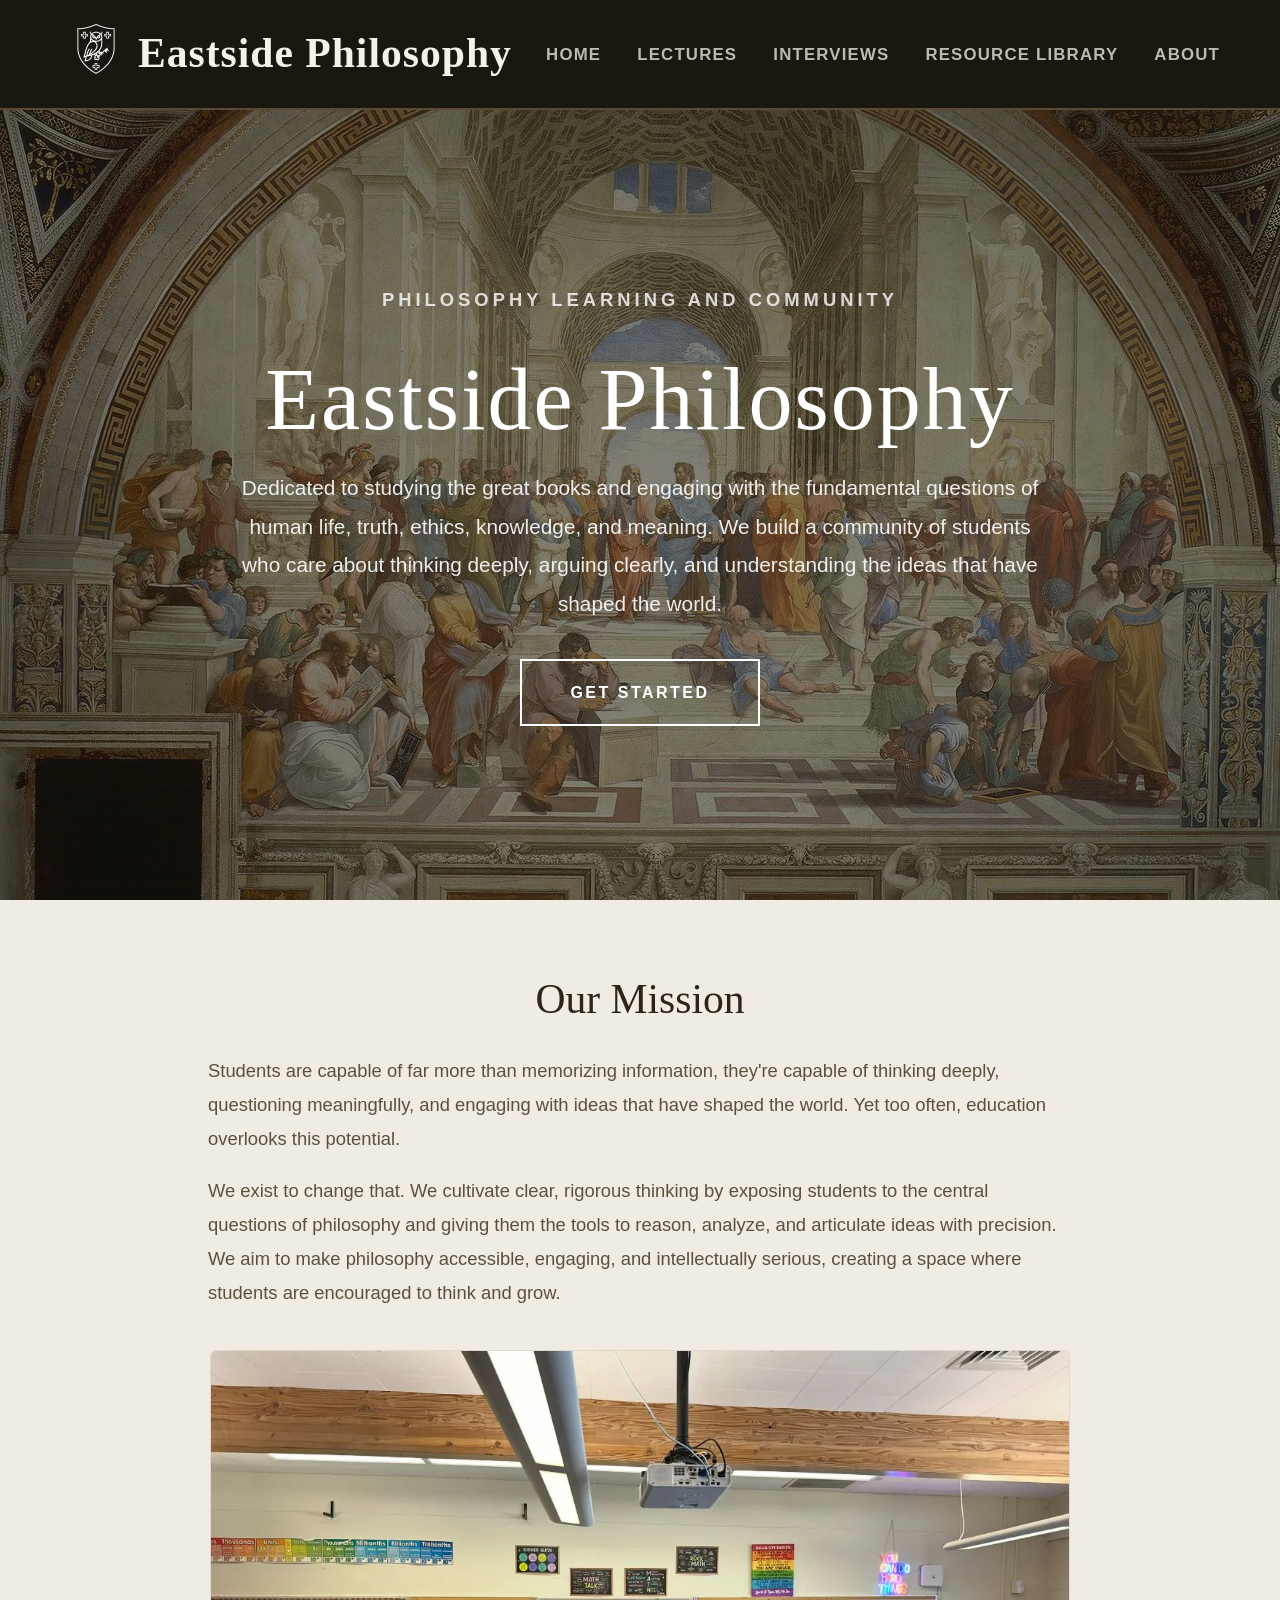
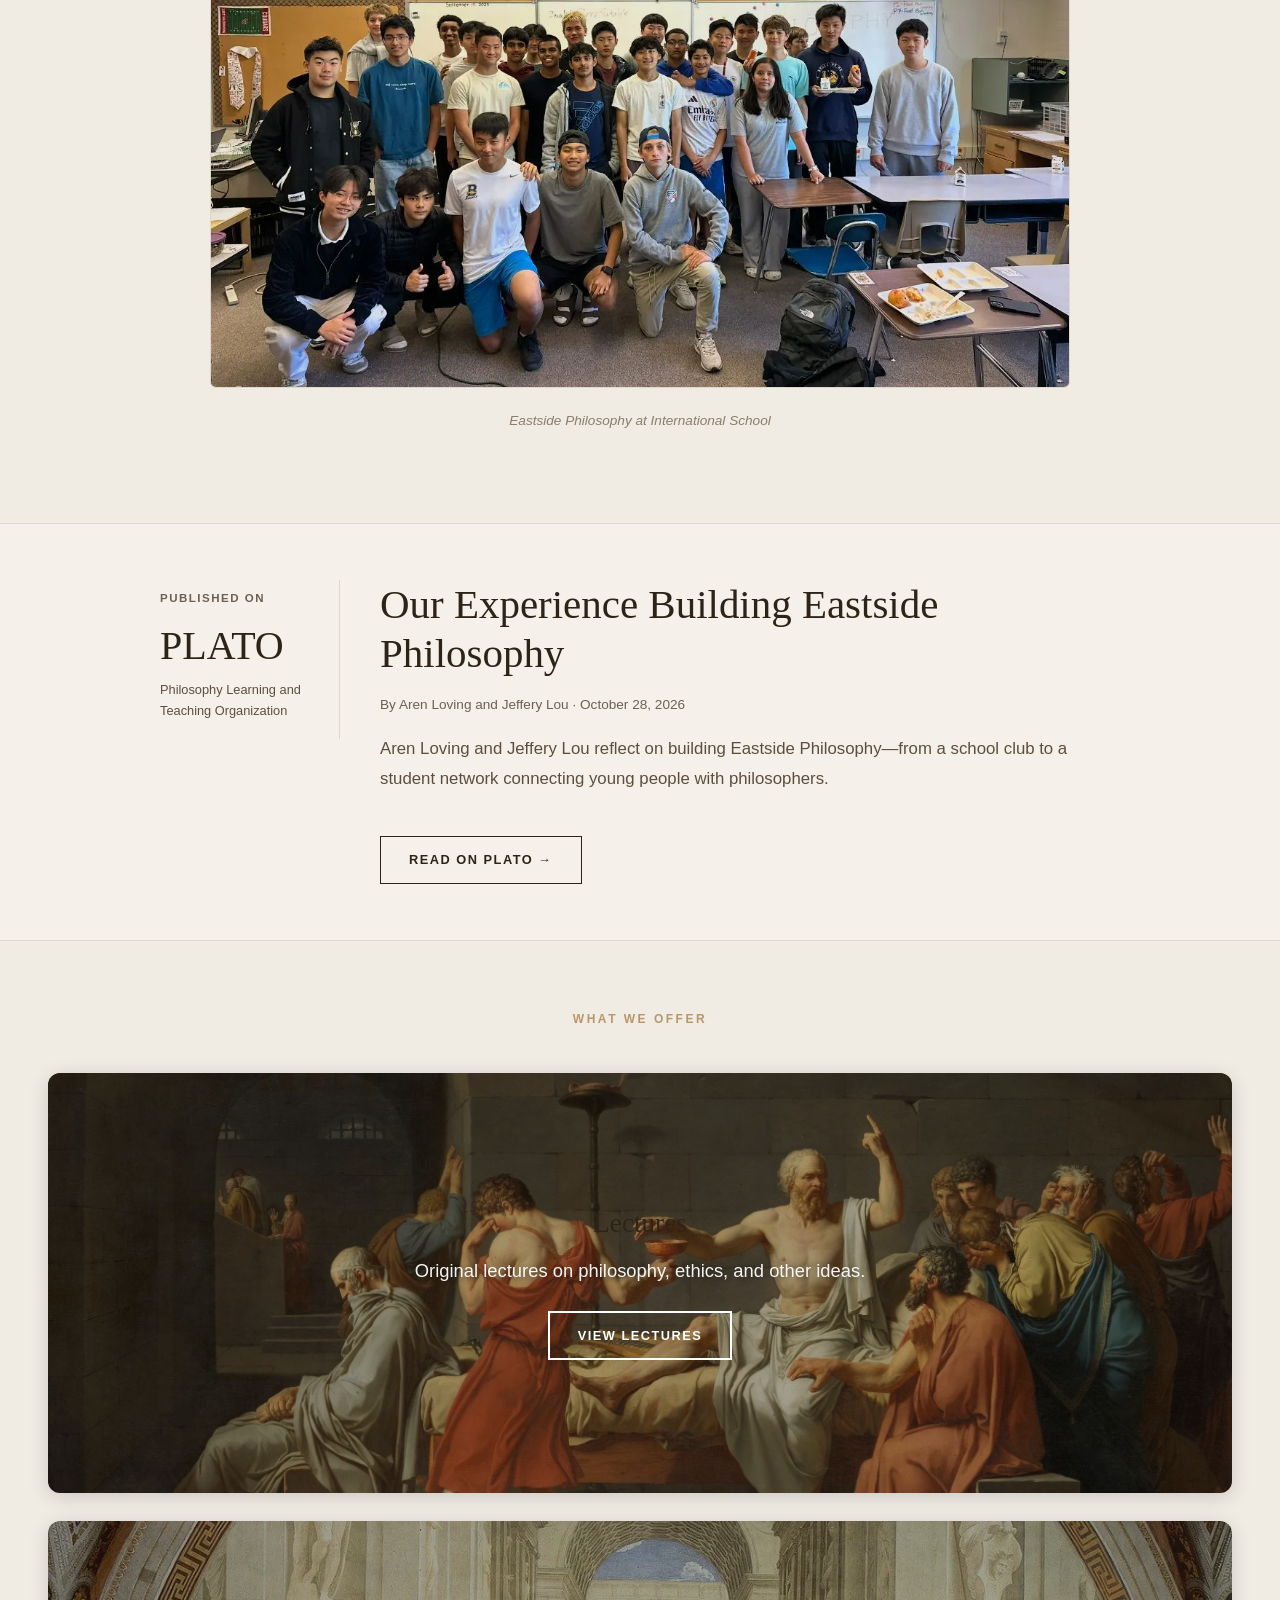
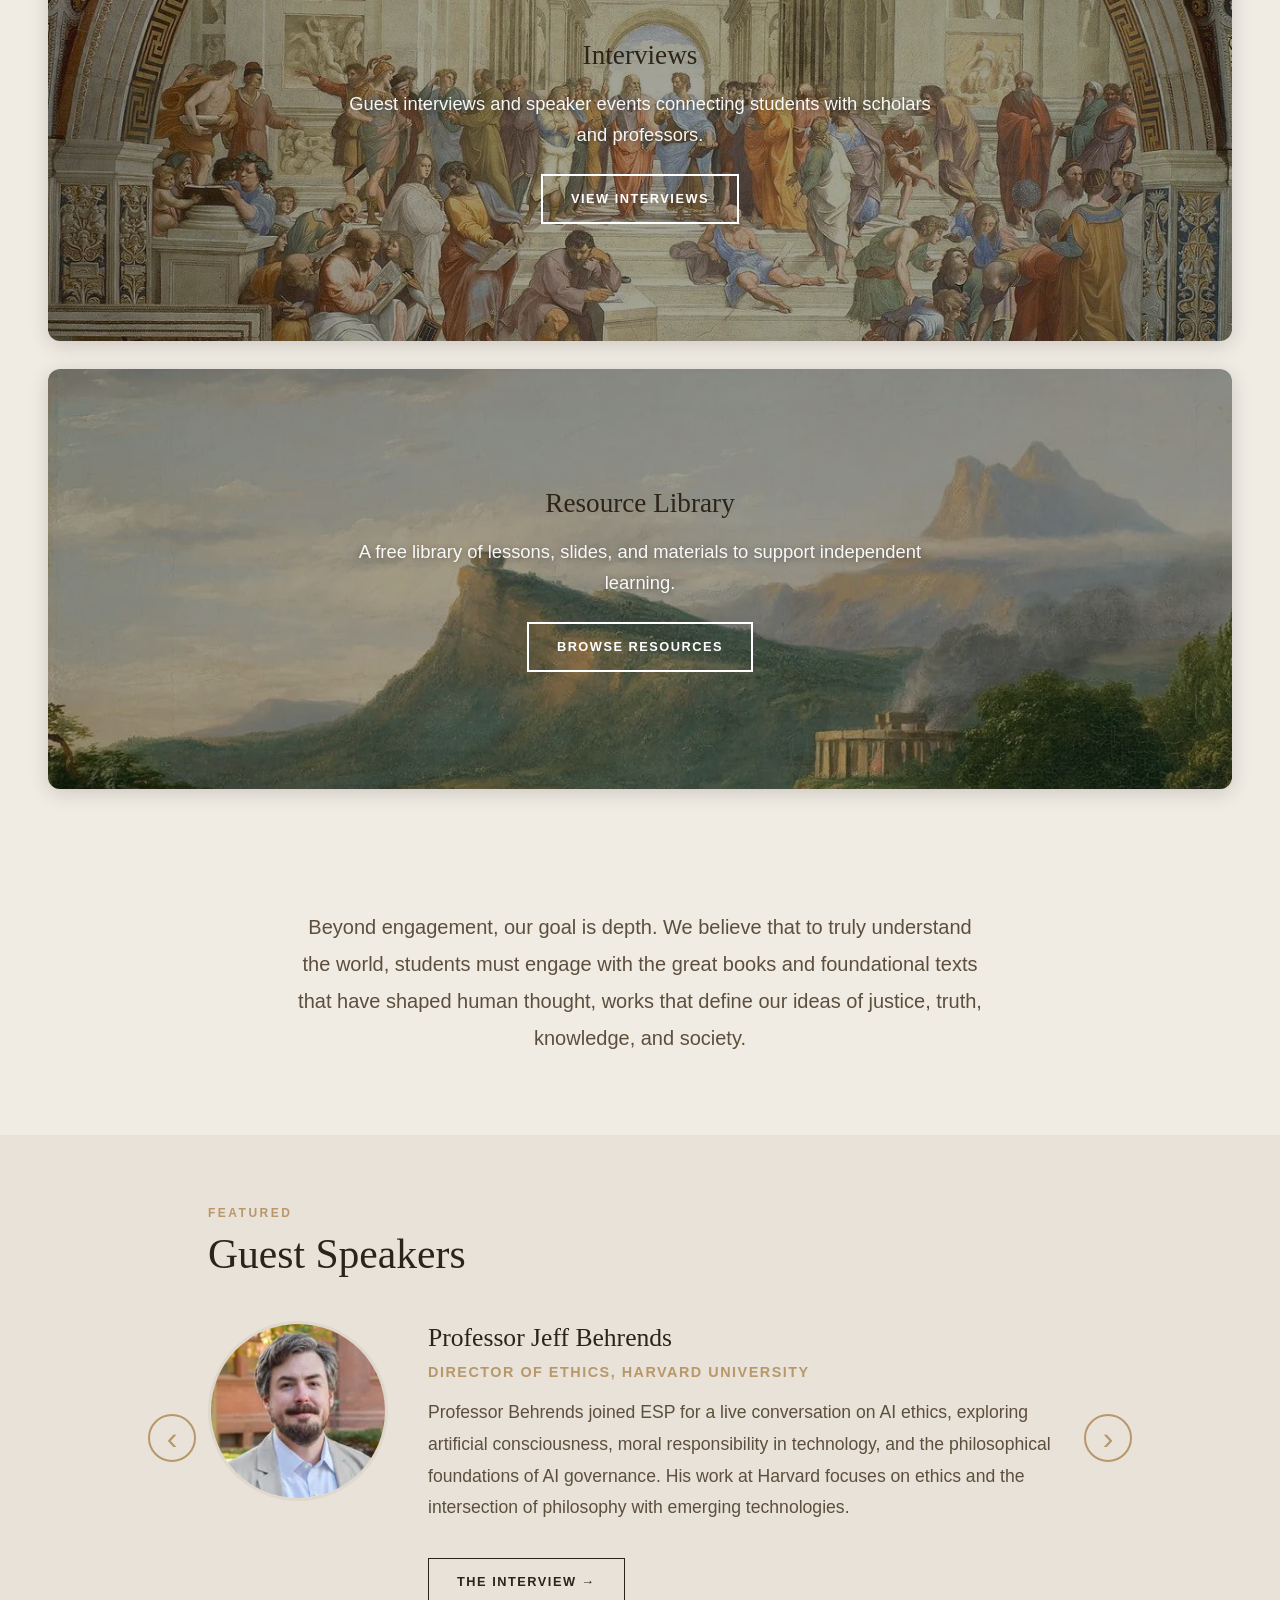
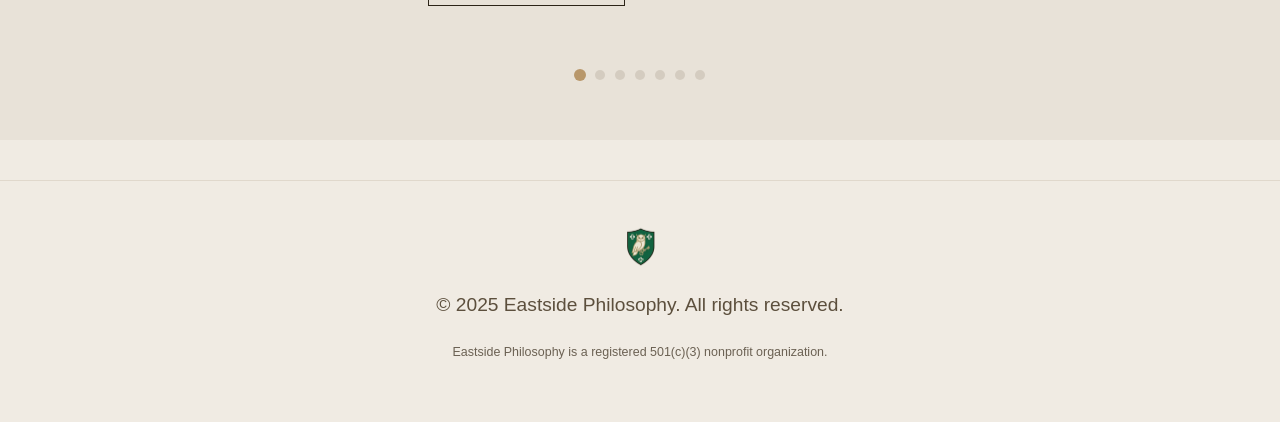
<file: index.html>
<!DOCTYPE html>
<html lang="en">
<head>
  <meta charset="UTF-8">
  <link rel="icon" href="favicon.ico" type="image/x-icon">
  <link rel="apple-touch-icon" href="apple-touch-icon.png">
  <meta name="viewport" content="width=device-width, initial-scale=1.0">
  <meta name="description" content="Eastside Philosophy is a student-led nonprofit making philosophy accessible through lectures, interviews with university scholars, and a free resource library for high school students.">
  <meta name="robots" content="index, follow">
  <meta property="og:type" content="website">
  <meta property="og:site_name" content="Eastside Philosophy">
  <meta property="og:title" content="Eastside Philosophy">
  <meta property="og:description" content="Eastside Philosophy is a student-led nonprofit making philosophy accessible through lectures, interviews with university scholars, and a free resource library for high school students.">
  <meta property="og:url" content="https://eastsidephilosophy.org/">
  <meta property="og:image" content="https://eastsidephilosophy.org/images/school-of-athens.jpg">
  <meta property="og:image:width" content="1280">
  <meta property="og:image:height" content="993">
  <meta name="twitter:card" content="summary_large_image">
  <link rel="canonical" href="https://eastsidephilosophy.org/">
  <meta http-equiv="Content-Security-Policy" content="default-src 'self'; script-src 'self' 'unsafe-inline'; style-src 'self' 'unsafe-inline' https://fonts.googleapis.com; font-src https://fonts.gstatic.com; img-src 'self' data:; connect-src 'self'; frame-src 'none'; object-src 'none'; base-uri 'self'; form-action 'self' https://formsubmit.co;">
  <link rel="preconnect" href="https://fonts.googleapis.com">
  <link rel="preconnect" href="https://fonts.gstatic.com" crossorigin>
  <link rel="stylesheet" href="https://fonts.googleapis.com/css2?family=Cinzel:wght@400;500;600;700&family=Cormorant+Garamond:ital,wght@0,300;0,400;0,500;0,600;0,700;1,400;1,500&family=Inter:wght@300;400;500;600&display=swap">
  <link rel="preload" as="image" href="images/school-of-athens.jpg.webp" type="image/webp" fetchpriority="high">
  <title>Eastside Philosophy</title>
  <link rel="stylesheet" href="styles.css?v=80">
  <style>
    /* Home-specific overrides for PLATO-style layout */
    .home-hero {
      margin-top: 110px;
      position: relative;
      width: 100%;
      min-height: calc(100vh - 110px);
      overflow: hidden;
      display: flex;
      align-items: center;
      justify-content: center;
      text-align: center;
    }
    .home-hero img {
      position: absolute;
      top: 0; left: 0;
      width: 100%;
      height: 100%;
      object-fit: cover;
      object-position: center 40%;
    }
    .home-hero::after {
      content: '';
      position: absolute;
      top: 0; left: 0; right: 0; bottom: 0;
      background: rgba(26, 24, 18, 0.55);
    }
    .home-hero-content {
      position: relative;
      z-index: 1;
      max-width: 900px;
      padding: 60px 40px;
    }
    .home-hero-content h1 {
      font-family: var(--serif);
      font-size: 5.5rem;
      font-weight: 300;
      color: #fff;
      margin-bottom: 12px;
      letter-spacing: 2px;
    }
    .home-hero-content .hero-subtitle {
      font-family: var(--sans);
      font-size: 1.15rem;
      font-weight: 600;
      letter-spacing: 4px;
      text-transform: uppercase;
      color: rgba(255,255,255,0.8);
      margin-bottom: 28px;
    }
    .home-hero-content p {
      font-size: 1.3rem;
      color: rgba(255,255,255,0.9);
      line-height: 1.85;
      margin-bottom: 36px;
    }
    .home-hero-content .hero-btn {
      display: inline-block;
      font-family: var(--sans);
      font-size: 1rem;
      font-weight: 700;
      letter-spacing: 2.5px;
      text-transform: uppercase;
      color: #fff;
      border: 2.5px solid #fff;
      padding: 18px 48px;
      transition: all 0.3s ease;
      text-decoration: none;
    }
    .home-hero-content .hero-btn:hover {
      background: #fff;
      color: #1A1A1A;
    }

    /* Mission section - full width gray band */
    .home-mission {
      background: #F0EBE3;
      padding: 72px 0;
    }
    .mission-image {
      margin-top: 40px;
      text-align: center;
    }
    .mission-image img {
      width: 100%;
      max-width: 860px;
      border-radius: 6px;
      border: 1px solid #E0D8CC;
    }
    .mission-image .caption {
      font-size: 0.85rem;
      color: #8A7E6B;
      font-style: italic;
      margin-top: 10px;
    }
    .home-mission-inner {
      max-width: 960px;
      margin: 0 auto;
      padding: 0 48px;
    }
    .home-mission-inner h2 {
      font-family: var(--serif);
      font-size: 2.6rem;
      font-weight: 400;
      color: var(--dark-brown);
      margin-bottom: 28px;
      text-align: center;
    }
    .home-mission-inner p {
      font-size: 1.15rem;
      line-height: 1.85;
      color: var(--muted-brown);
      margin-bottom: 18px;
    }
    .home-mission-inner .mission-columns {
      display: grid;
      grid-template-columns: 1fr 1fr;
      gap: 40px;
      margin-top: 20px;
    }

    /* Published article feature */
    .home-publication {
      background: var(--ivory);
      border-top: 1px solid var(--light-border);
      border-bottom: 1px solid var(--light-border);
      padding: 56px 32px;
    }
    .home-publication-inner {
      max-width: 960px;
      margin: 0 auto;
      display: grid;
      grid-template-columns: 180px minmax(0, 1fr);
      gap: 40px;
      align-items: start;
    }
    .publication-source {
      border-right: 1px solid var(--light-border);
      padding-right: 28px;
      color: var(--warm-gray);
    }
    .publication-source-label {
      font-size: 0.72rem;
      font-weight: 600;
      text-transform: uppercase;
      letter-spacing: 1.5px;
    }
    .publication-source-name {
      display: block;
      font-family: var(--serif);
      font-size: 2.5rem;
      font-weight: 500;
      line-height: 1.3;
      color: var(--dark-brown);
      margin: 8px 0;
    }
    .publication-source-description { font-size: 0.8rem; line-height: 1.6; }
    .home-publication h2 {
      font-family: var(--serif);
      font-size: clamp(1.9rem, 3.2vw, 2.6rem);
      font-weight: 500;
      line-height: 1.2;
      color: var(--dark-brown);
      margin-bottom: 14px;
    }
    .publication-byline { font-size: 0.85rem; color: var(--warm-gray); margin-bottom: 16px; }
    .publication-summary { font-size: 1.05rem; line-height: 1.8; color: var(--muted-brown); }
    .home-publication .btn { margin-top: 24px; }
    .home-publication .btn:focus-visible { outline: 2px solid var(--dark-brown); outline-offset: 5px; }
    @media (max-width: 640px) {
      .home-publication { padding: 36px 24px; }
      .home-publication-inner { grid-template-columns: minmax(0, 1fr); gap: 24px; }
      .publication-source { border-right: 0; border-bottom: 1px solid var(--light-border); padding: 0 0 20px; }
      .publication-source-name { margin: 4px 0; font-size: 2rem; }
    }

    /* Painting break */
    .home-painting {
      text-align: center;
      padding: 60px 32px;
      background: #F0EBE3;
    }
    .home-painting img {
      max-width: 800px;
      width: 100%;
      border-radius: 4px;
      border: 1px solid var(--light-border);
    }
    .home-painting .caption {
      font-size: 0.85rem;
      color: var(--warm-gray);
      font-style: italic;
      margin-top: 10px;
    }

    /* Closing statement */
    .home-closing {
      padding: 60px 0;
      background: #F0EBE3;
    }
    .home-closing-inner {
      max-width: 780px;
      margin: 0 auto;
      padding: 0 48px;
      text-align: center;
    }
    .home-closing-inner p {
      font-size: 1.25rem;
      line-height: 1.85;
      color: var(--muted-brown);
    }

    @media (max-width: 768px) {
      .home-hero { min-height: 70vh; }
      .home-hero-content h1 { font-size: 3.2rem; }
      .home-mission-inner .mission-columns {
        grid-template-columns: 1fr;
        gap: 20px;
      }
    }
  </style>
</head>
<body>

  <!-- Navigation -->
  <nav class="site-nav">
    <span class="nav-logo" style="cursor:default;color:#F5F0EA;pointer-events:none;text-decoration:none;"><picture><source srcset="images/crest.png.webp" type="image/webp"><img src="images/crest.png" alt="ESP" class="nav-logo-img" width="144" height="144" decoding="async"></picture>Eastside Philosophy</span>
    <button class="nav-toggle" onclick="document.querySelector('.nav-links').classList.toggle('open')" aria-label="Menu">
      <span></span><span></span><span></span>
    </button>
    <ul class="nav-links">
      <li><a href="/">Home</a></li>
      <li><a href="/lectures">Lectures</a></li>
      <li><a href="/interviews">Interviews</a></li>
      <li><a href="/resources">Resource Library</a></li>
      <li class="nav-dropdown"><a href="/about">About</a><ul class="dropdown-menu"><li><a href="/about">About Us</a></li><li><a href="/join">Get Involved</a></li></ul></li>
    </ul>
  </nav>

  <main>
  <!-- Hero Banner -->
  <div class="home-hero">
    <picture><source srcset="images/school-of-athens.jpg.webp" type="image/webp" fetchpriority="high"><img src="images/school-of-athens.jpg" alt="The School of Athens by Raphael" fetchpriority="high" decoding="async" width="1280" height="993"></picture>
    <div class="home-hero-content">
      <div class="hero-subtitle">Philosophy Learning and Community</div>
      <h1>Eastside Philosophy</h1>
      <p>Dedicated to studying the great books and engaging with the fundamental questions of human life, truth, ethics, knowledge, and meaning. We build a community of students who care about thinking deeply, arguing clearly, and understanding the ideas that have shaped the world.</p>
      <a href="/join" class="hero-btn">Get Started</a>
    </div>
  </div>

  <!-- Mission Section (gray band) -->
  <div class="home-mission">
    <div class="home-mission-inner">
      <h2>Our Mission</h2>
      <p>Students are capable of far more than memorizing information, they're capable of thinking deeply, questioning meaningfully, and engaging with ideas that have shaped the world. Yet too often, education overlooks this potential.</p>
      <p>We exist to change that. We cultivate clear, rigorous thinking by exposing students to the central questions of philosophy and giving them the tools to reason, analyze, and articulate ideas with precision. We aim to make philosophy accessible, engaging, and intellectually serious, creating a space where students are encouraged to think and grow.</p>
      <div class="mission-image">
        <picture><source srcset="images/group-photo.jpg.webp" type="image/webp"><img src="images/group-photo.jpg" alt="Eastside Philosophy group photo" width="800" height="592" decoding="async"></picture>
        <p class="caption">Eastside Philosophy at International School</p>
      </div>
    </div>
  </div>

  <!-- Article published on PLATO -->
  <section class="home-publication" id="plato-article" aria-labelledby="plato-article-title">
    <div class="home-publication-inner">
      <div class="publication-source">
        <span class="publication-source-label">Published on</span>
        <strong class="publication-source-name">PLATO</strong>
        <p class="publication-source-description">Philosophy Learning and Teaching Organization</p>
      </div>
      <div class="publication-content">
        <h2 id="plato-article-title">Our Experience Building Eastside Philosophy</h2>
        <p class="publication-byline">By Aren Loving and Jeffery Lou &middot; <time datetime="2026-10-28">October 28, 2026</time></p>
        <p class="publication-summary">Aren Loving and Jeffery Lou reflect on building Eastside Philosophy&mdash;from a school club to a student network connecting young people with philosophers.</p>
        <a href="https://plato-philosophy.org/our-experience-building-eastside-philosophy/" class="btn" target="_blank" rel="noopener noreferrer" aria-label="Read Our Experience Building Eastside Philosophy on PLATO (opens in a new tab)">Read on PLATO &rarr;</a>
      </div>
    </div>
  </section>

  <!-- What We Offer - Full width banners -->
  <div class="offering-banners">
    <div style="text-align: center; margin-bottom: 12px;">
      <span class="section-label" style="text-align: center;">What We Offer</span>
    </div>
    <a href="/lectures" class="offering-banner banner-lectures" style="background-image: url('images/death-of-socrates-hq.jpg.webp'); background-image: image-set(url('images/death-of-socrates-hq.jpg.webp') type('image/webp'), url('images/death-of-socrates-hq.jpg') type('image/jpeg'));">
      <div class="banner-content">
        <h3>Lectures</h3>
        <p>Original lectures on philosophy, ethics, and other ideas.</p>
        <span class="banner-btn">View Lectures</span>
      </div>
    </a>
    <a href="/interviews" class="offering-banner banner-interviews" style="background-image: url('images/school-of-athens.jpg.webp'); background-image: image-set(url('images/school-of-athens.jpg.webp') type('image/webp'), url('images/school-of-athens.jpg') type('image/jpeg'));">
      <div class="banner-content">
        <h3>Interviews</h3>
        <p>Guest interviews and speaker events connecting students with scholars and professors.</p>
        <span class="banner-btn">View Interviews</span>
      </div>
    </a>

    <a href="/resources" class="offering-banner banner-resources" style="background-image: url('images/thomas-cole-crop.jpg.webp'); background-image: image-set(url('images/thomas-cole-crop.jpg.webp') type('image/webp'), url('images/thomas-cole-crop.jpg') type('image/jpeg'));">
      <div class="banner-content">
        <h3>Resource Library</h3>
        <p>A free library of lessons, slides, and materials to support independent learning.</p>
        <span class="banner-btn">Browse Resources</span>
      </div>
    </a>
  </div>

  <div class="home-closing">
    <div class="home-closing-inner">
      <p>Beyond engagement, our goal is depth. We believe that to truly understand the world, students must engage with the great books and foundational texts that have shaped human thought, works that define our ideas of justice, truth, knowledge, and society.</p>
    </div>
  </div>

  <!-- Featured Slideshow -->
  <div style="padding: 60px 0; background: #E8E2D8; position: relative;">
    <div style="max-width: 960px; margin: 0 auto; padding: 0 48px; position: relative;">

      <div class="slide-wrapper">
      <!-- Slide 1: Guest Speaker -->
      <div class="featured-slide active" id="slide-0">
        <span class="section-label">Featured</span>
        <h2 style="font-family: 'Cormorant Garamond', Georgia, serif; font-size: 2.6rem; font-weight: 400; color: #2C2418; margin-bottom: 40px;">Guest Speakers</h2>
        <div class="slide-inner-flex" style="display: flex; gap: 40px; align-items: flex-start;">
          <div style="flex-shrink: 0;">
            <picture><source srcset="images/behrends-headshot.jpg.webp" type="image/webp"><img src="images/behrends-headshot.jpg" alt="Professor Jeff Behrends" style="width: 180px; height: 180px; border-radius: 50%; object-fit: cover; border: 3px solid #E0D8CC;" width="220" height="220" decoding="async"></picture>
          </div>
          <div>
            <h3 style="font-family: 'Cormorant Garamond', Georgia, serif; font-size: 1.6rem; font-weight: 500; color: #2C2418; margin-bottom: 4px;">Professor Jeff Behrends</h3>
            <p style="font-size: 0.9rem; color: #B8976A; font-weight: 600; letter-spacing: 1.5px; text-transform: uppercase; margin-bottom: 12px;">Director of Ethics, Harvard University</p>
            <p style="font-size: 1.1rem; line-height: 1.8; color: #5C4F3D;">Professor Behrends joined ESP for a live conversation on AI ethics, exploring artificial consciousness, moral responsibility in technology, and the philosophical foundations of AI governance. His work at Harvard focuses on ethics and the intersection of philosophy with emerging technologies.</p>
            <a href="/interviews" class="btn" style="margin-top: 16px;">The Interview →</a>
          </div>
        </div>
      </div>

      <!-- Slide 2: Erica Bigelow Interview -->
      <div class="featured-slide" id="slide-1">
        <span class="section-label">Featured</span>
        <h2 style="font-family: 'Cormorant Garamond', Georgia, serif; font-size: 2.6rem; font-weight: 400; color: #2C2418; margin-bottom: 40px;">Guest Speakers</h2>
        <div class="slide-inner-flex" style="display: flex; gap: 40px; align-items: flex-start;">
          <div style="flex-shrink: 0;">
            <picture><source srcset="images/erica-bigelow-headshot.jpg.webp" type="image/webp"><img src="images/erica-bigelow-headshot.jpg" alt="Erica Bigelow" style="width: 180px; height: 180px; border-radius: 50%; object-fit: cover; object-position: center 25%; border: 3px solid #E0D8CC;" width="400" height="400" decoding="async"></picture>
          </div>
          <div>
            <h3 style="font-family: 'Cormorant Garamond', Georgia, serif; font-size: 1.6rem; font-weight: 500; color: #2C2418; margin-bottom: 4px;">Erica Bigelow</h3>
            <p style="font-size: 0.9rem; color: #B8976A; font-weight: 600; letter-spacing: 1.5px; text-transform: uppercase; margin-bottom: 12px;">PhD Candidate, University of Washington</p>
            <p style="font-size: 1.1rem; line-height: 1.8; color: #5C4F3D;">Erica Bigelow joined ESP via a live Zoom conversation on social philosophy and the moral dimensions of emotion. Her dissertation, <em>Bad Feelings, Feeling Badly</em>, examines how emotions are morally evaluable and how emotional expectations can function as instruments of injustice.</p>
            <a href="/interviews" class="btn" style="margin-top: 16px;">The Interview →</a>
          </div>
        </div>
      </div>

      <!-- Slide 3: Graham Oppy -->
      <div class="featured-slide" id="slide-2">
        <span class="section-label">Featured</span>
        <h2 style="font-family: 'Cormorant Garamond', Georgia, serif; font-size: 2.6rem; font-weight: 400; color: #2C2418; margin-bottom: 40px;">Guest Speakers</h2>
        <div class="slide-inner-flex" style="display: flex; gap: 40px; align-items: flex-start;">
          <div style="flex-shrink: 0;">
            <picture><source srcset="images/oppy-headshot.jpg.webp" type="image/webp"><img src="images/oppy-headshot.jpg" alt="Dr. Graham Oppy" style="width: 180px; height: 180px; border-radius: 50%; object-fit: cover; border: 3px solid #E0D8CC;" width="400" height="400" decoding="async"></picture>
          </div>
          <div>
            <h3 style="font-family: 'Cormorant Garamond', Georgia, serif; font-size: 1.6rem; font-weight: 500; color: #2C2418; margin-bottom: 4px;">Dr. Graham Oppy</h3>
            <p style="font-size: 0.9rem; color: #B8976A; font-weight: 600; letter-spacing: 1.5px; text-transform: uppercase; margin-bottom: 12px;">Professor of Philosophy, Monash University</p>
            <p style="font-size: 1.1rem; line-height: 1.8; color: #5C4F3D;">Dr. Oppy, one of the world's leading philosophers of religion, sat down with ESP for a conversation on the logical problem of evil - one of the oldest and most powerful arguments against the existence of God.</p>
            <a href="/interviews" class="btn" style="margin-top: 16px;">The Interview &rarr;</a>
          </div>
        </div>
      </div>

      <!-- Slide 4: Joshua Knobe -->
      <div class="featured-slide" id="slide-3">
        <span class="section-label">Featured</span>
        <h2 style="font-family: 'Cormorant Garamond', Georgia, serif; font-size: 2.6rem; font-weight: 400; color: #2C2418; margin-bottom: 40px;">Guest Speakers</h2>
        <div class="slide-inner-flex" style="display: flex; gap: 40px; align-items: flex-start;">
          <div style="flex-shrink: 0;">
            <picture><source srcset="images/knobe-headshot.jpg.webp" type="image/webp"><img src="images/knobe-headshot.jpg" alt="Professor Joshua Knobe" style="width: 180px; height: 180px; border-radius: 50%; object-fit: cover; border: 3px solid #E0D8CC;" width="400" height="400" decoding="async"></picture>
          </div>
          <div>
            <h3 style="font-family: 'Cormorant Garamond', Georgia, serif; font-size: 1.6rem; font-weight: 500; color: #2C2418; margin-bottom: 4px;">Professor Joshua Knobe</h3>
            <p style="font-size: 0.9rem; color: #B8976A; font-weight: 600; letter-spacing: 1.5px; text-transform: uppercase; margin-bottom: 12px;">Professor of Philosophy and Cognitive Science, Yale University</p>
            <p style="font-size: 1.1rem; line-height: 1.8; color: #5C4F3D;">Professor Knobe, founder of the field of experimental philosophy, joined ESP for a conversation on free will, moral responsibility, and how ordinary people think about intentional action.</p>
            <a href="/interviews" class="btn" style="margin-top: 16px;">The Interview &rarr;</a>
          </div>
        </div>
      </div>

      <!-- Slide 5: David Christensen -->
      <div class="featured-slide" id="slide-4">
        <span class="section-label">Featured</span>
        <h2 style="font-family: 'Cormorant Garamond', Georgia, serif; font-size: 2.6rem; font-weight: 400; color: #2C2418; margin-bottom: 40px;">Guest Speakers</h2>
        <div class="slide-inner-flex" style="display: flex; gap: 40px; align-items: flex-start;">
          <div style="flex-shrink: 0;">
            <picture><source srcset="images/christensen-headshot.jpg.webp" type="image/webp"><img src="images/christensen-headshot.jpg" alt="Professor David Christensen" style="width: 180px; height: 180px; border-radius: 50%; object-fit: cover; border: 3px solid #E0D8CC;" width="400" height="400" decoding="async"></picture>
          </div>
          <div>
            <h3 style="font-family: 'Cormorant Garamond', Georgia, serif; font-size: 1.6rem; font-weight: 500; color: #2C2418; margin-bottom: 4px;">Professor David Christensen</h3>
            <p style="font-size: 0.9rem; color: #B8976A; font-weight: 600; letter-spacing: 1.5px; text-transform: uppercase; margin-bottom: 12px;">Professor of Philosophy, Brown University</p>
            <p style="font-size: 1.1rem; line-height: 1.8; color: #5C4F3D;">Professor Christensen joined ESP for a conversation on epistemic disagreement - how we should respond when equally informed, rational people come to different conclusions about the same evidence.</p>
            <a href="/interviews" class="btn" style="margin-top: 16px;">The Interview &rarr;</a>
          </div>
        </div>
      </div>

      <!-- Slide 6: Duncan Pritchard -->
      <div class="featured-slide" id="slide-5">
        <span class="section-label">Featured</span>
        <h2 style="font-family: 'Cormorant Garamond', Georgia, serif; font-size: 2.6rem; font-weight: 400; color: #2C2418; margin-bottom: 40px;">Guest Speakers</h2>
        <div class="slide-inner-flex" style="display: flex; gap: 40px; align-items: flex-start;">
          <div style="flex-shrink: 0;">
            <picture><source srcset="images/pritchard-headshot.jpg.webp" type="image/webp"><img src="images/pritchard-headshot.jpg" alt="Professor Duncan Pritchard" style="width: 180px; height: 180px; border-radius: 50%; object-fit: cover; border: 3px solid #E0D8CC;" width="400" height="400" decoding="async"></picture>
          </div>
          <div>
            <h3 style="font-family: 'Cormorant Garamond', Georgia, serif; font-size: 1.6rem; font-weight: 500; color: #2C2418; margin-bottom: 4px;">Professor Duncan Pritchard</h3>
            <p style="font-size: 0.9rem; color: #B8976A; font-weight: 600; letter-spacing: 1.5px; text-transform: uppercase; margin-bottom: 12px;">Distinguished Professor of Philosophy, UC Irvine</p>
            <p style="font-size: 1.1rem; line-height: 1.8; color: #5C4F3D;">Professor Pritchard, one of the world's leading epistemologists, joined ESP for a conversation on radical skepticism - how we can claim to know anything at all in the face of skeptical challenges.</p>
            <a href="/interviews" class="btn" style="margin-top: 16px;">The Interview &rarr;</a>
          </div>
        </div>
      </div>

      <!-- Slide 7: Samuel Blitz -->
      <div class="featured-slide" id="slide-6">
        <span class="section-label">Featured</span>
        <h2 style="font-family: 'Cormorant Garamond', Georgia, serif; font-size: 2.6rem; font-weight: 400; color: #2C2418; margin-bottom: 40px;">Guest Speakers</h2>
        <div class="slide-inner-flex" style="display: flex; gap: 40px; align-items: flex-start;">
          <div style="flex-shrink: 0;">
            <picture><source srcset="images/blitz-headshot.jpg.webp" type="image/webp"><img src="images/blitz-headshot.jpg" alt="Dr. Samuel Blitz" style="width: 180px; height: 180px; border-radius: 50%; object-fit: cover; border: 3px solid #E0D8CC;" width="400" height="400" decoding="async"></picture>
          </div>
          <div>
            <h3 style="font-family: 'Cormorant Garamond', Georgia, serif; font-size: 1.6rem; font-weight: 500; color: #2C2418; margin-bottom: 4px;">Dr. Samuel Blitz</h3>
            <p style="font-size: 0.9rem; color: #B8976A; font-weight: 600; letter-spacing: 1.5px; text-transform: uppercase; margin-bottom: 12px;">Mathematical Physicist, UC Davis PhD</p>
            <p style="font-size: 1.1rem; line-height: 1.8; color: #5C4F3D;">Dr. Blitz joined ESP for a conversation on fine-tuning arguments, the relationship between science and religion, and whether the constants of the universe point to design or chance.</p>
            <a href="/interviews" class="btn" style="margin-top: 16px;">The Interview &rarr;</a>
          </div>
        </div>
      </div>

      </div><!-- end slide-wrapper -->

      <!-- Arrow Navigation -->
      <button class="slide-arrow slide-arrow-left" onclick="switchSlide(-1)" aria-label="Previous">‹</button>
      <button class="slide-arrow slide-arrow-right" onclick="switchSlide(1)" aria-label="Next">›</button>

      <!-- Dots -->
      <div class="slide-dots">
        <span class="slide-dot active" onclick="goToSlide(0)"></span>
        <span class="slide-dot" onclick="goToSlide(1)"></span>
        <span class="slide-dot" onclick="goToSlide(2)"></span>
        <span class="slide-dot" onclick="goToSlide(3)"></span>
        <span class="slide-dot" onclick="goToSlide(4)"></span>
        <span class="slide-dot" onclick="goToSlide(5)"></span>
        <span class="slide-dot" onclick="goToSlide(6)"></span>
      </div>
    </div>
  </div>

  <style>
    .slide-wrapper {
      position: relative;
      overflow: hidden;
    }
    .featured-slide {
      width: 100%;
      opacity: 0;
      transform: translateX(40px);
      transition: opacity 0.5s ease, transform 0.5s ease;
      pointer-events: none;
      display: none;
    }
    .featured-slide.active {
      display: block;
      opacity: 1;
      transform: translateX(0);
      pointer-events: auto;
    }
    .slide-arrow {
      position: absolute;
      top: 50%;
      transform: translateY(-50%);
      background: none;
      border: 2px solid #B8976A;
      color: #B8976A;
      font-size: 2rem;
      width: 48px;
      height: 48px;
      border-radius: 50%;
      cursor: pointer;
      transition: all 0.3s ease;
      display: flex;
      align-items: center;
      justify-content: center;
      line-height: 1;
    }
    .slide-arrow:hover {
      background: #B8976A;
      color: #fff;
    }
    .slide-arrow-left { left: -12px; }
    .slide-arrow-right { right: -12px; }
    .slide-dots {
      display: flex;
      justify-content: center;
      gap: 10px;
      margin-top: 32px;
    }
    .slide-dot {
      width: 10px;
      height: 10px;
      border-radius: 50%;
      background: #D4CCC0;
      cursor: pointer;
      transition: background 0.3s ease, transform 0.2s ease;
    }
    .slide-dot.active {
      background: #B8976A;
      transform: scale(1.2);
    }
    @media (max-width: 768px) {
      .slide-arrow-left { left: 0; }
      .slide-arrow-right { right: 0; }
      .featured-slide .slide-inner-flex {
        flex-direction: column;
        align-items: center;
        text-align: center;
      }
      .featured-slide .slide-inner-flex img {
        width: 120px !important;
        height: 120px !important;
      }
      .featured-slide .slide-inner-flex blockquote {
        border-left: none;
        padding-left: 0;
        text-align: left;
      }
    }
  </style>

  <script>
    var currentSlide = 0;
    var totalSlides = 7;
    var animating = false;

    // Set wrapper to tallest slide height
    (function() {
      var wrapper = document.querySelector('.slide-wrapper');
      if (!wrapper) return;
      var slides = wrapper.querySelectorAll('.featured-slide');
      var maxH = 0;
      slides.forEach(function(s) {
        s.style.display = 'block';
        s.style.position = 'absolute';
        s.style.opacity = '0';
        var h = s.offsetHeight;
        if (h > maxH) maxH = h;
      });
      wrapper.style.height = (maxH + 32) + 'px';
      slides.forEach(function(s, i) {
        if (i === 0) {
          s.style.position = '';
          s.style.opacity = '';
          s.style.display = 'block';
          s.classList.add('active');
        } else {
          s.style.position = '';
          s.style.opacity = '';
          s.style.display = 'none';
          s.classList.remove('active');
        }
      });
      window.addEventListener('resize', function() {
        var maxH = 0;
        slides.forEach(function(s) {
          s.style.display = 'block';
          var prev = s.style.position;
          s.style.position = 'absolute';
          var h = s.offsetHeight;
          if (h > maxH) maxH = h;
          s.style.position = prev;
          if (!s.classList.contains('active')) s.style.display = 'none';
        });
        wrapper.style.height = (maxH + 32) + 'px';
      });
    })();

    function switchSlide(dir) {
      goToSlide((currentSlide + dir + totalSlides) % totalSlides, dir);
    }

    function goToSlide(index, dir) {
      if (index === currentSlide || animating) return;
      animating = true;
      dir = dir || (index > currentSlide ? 1 : -1);

      var slides = document.querySelectorAll('.featured-slide');
      var dots = document.querySelectorAll('.slide-dot');
      var outSlide = slides[currentSlide];
      var inSlide = slides[index];

      // Fade out current
      outSlide.style.transition = 'opacity 0.35s ease, transform 0.35s ease';
      outSlide.style.opacity = '0';
      outSlide.style.transform = dir > 0 ? 'translateX(-30px)' : 'translateX(30px)';

      dots[currentSlide].classList.remove('active');
      dots[index].classList.add('active');

      setTimeout(function() {
        outSlide.classList.remove('active');
        outSlide.style.display = 'none';
        outSlide.style.transform = '';
        outSlide.style.opacity = '';
        outSlide.style.transition = '';

        // Prep incoming
        inSlide.style.transition = 'none';
        inSlide.style.display = 'block';
        inSlide.style.opacity = '0';
        inSlide.style.transform = dir > 0 ? 'translateX(30px)' : 'translateX(-30px)';
        inSlide.offsetHeight; // reflow

        // Animate in
        inSlide.style.transition = 'opacity 0.4s ease, transform 0.4s ease';
        inSlide.style.opacity = '1';
        inSlide.style.transform = 'translateX(0)';
        inSlide.classList.add('active');

        setTimeout(function() {
          inSlide.style.transition = '';
          currentSlide = index;
          animating = false;
        }, 420);
      }, 350);
    }
  </script>

  </main>
  <!-- Footer -->
  <footer class="site-footer">
    <picture><source srcset="images/esp-crest-color-transparent.png.webp" type="image/webp"><img src="images/esp-crest-color-transparent.png" alt="ESP" style="width:40px;height:auto;margin-bottom:10px;" width="80" height="99" decoding="async"></picture>
    <p>&copy; 2025 Eastside Philosophy. All rights reserved.</p>
    <p style="font-size:0.78rem;margin-top:6px;color:var(--warm-gray);">Eastside Philosophy is a registered 501(c)(3) nonprofit organization.</p>
  </footer>

  <script src="animations.js?v=11"></script>
  <script>
    // Home page only — scroll reveal for banners and sections
    (function() {
      var style = document.createElement('style');
      style.textContent = '.home-animate { opacity: 0; transform: translateY(30px); transition: opacity 0.7s ease, transform 0.7s ease; } .home-animate.visible { opacity: 1; transform: translateY(0); }';
      document.head.appendChild(style);

      document.querySelectorAll('.offering-banner, .home-closing, .home-mission').forEach(function(el) {
        el.classList.add('home-animate');
      });

      var observer = new IntersectionObserver(function(entries) {
        entries.forEach(function(entry) {
          if (entry.isIntersecting) entry.target.classList.add('visible');
        });
      }, { threshold: 0.1, rootMargin: '0px 0px -40px 0px' });

      document.querySelectorAll('.home-animate').forEach(function(el) {
        observer.observe(el);
      });
    })();
  </script>
</body>
</html>
</file>
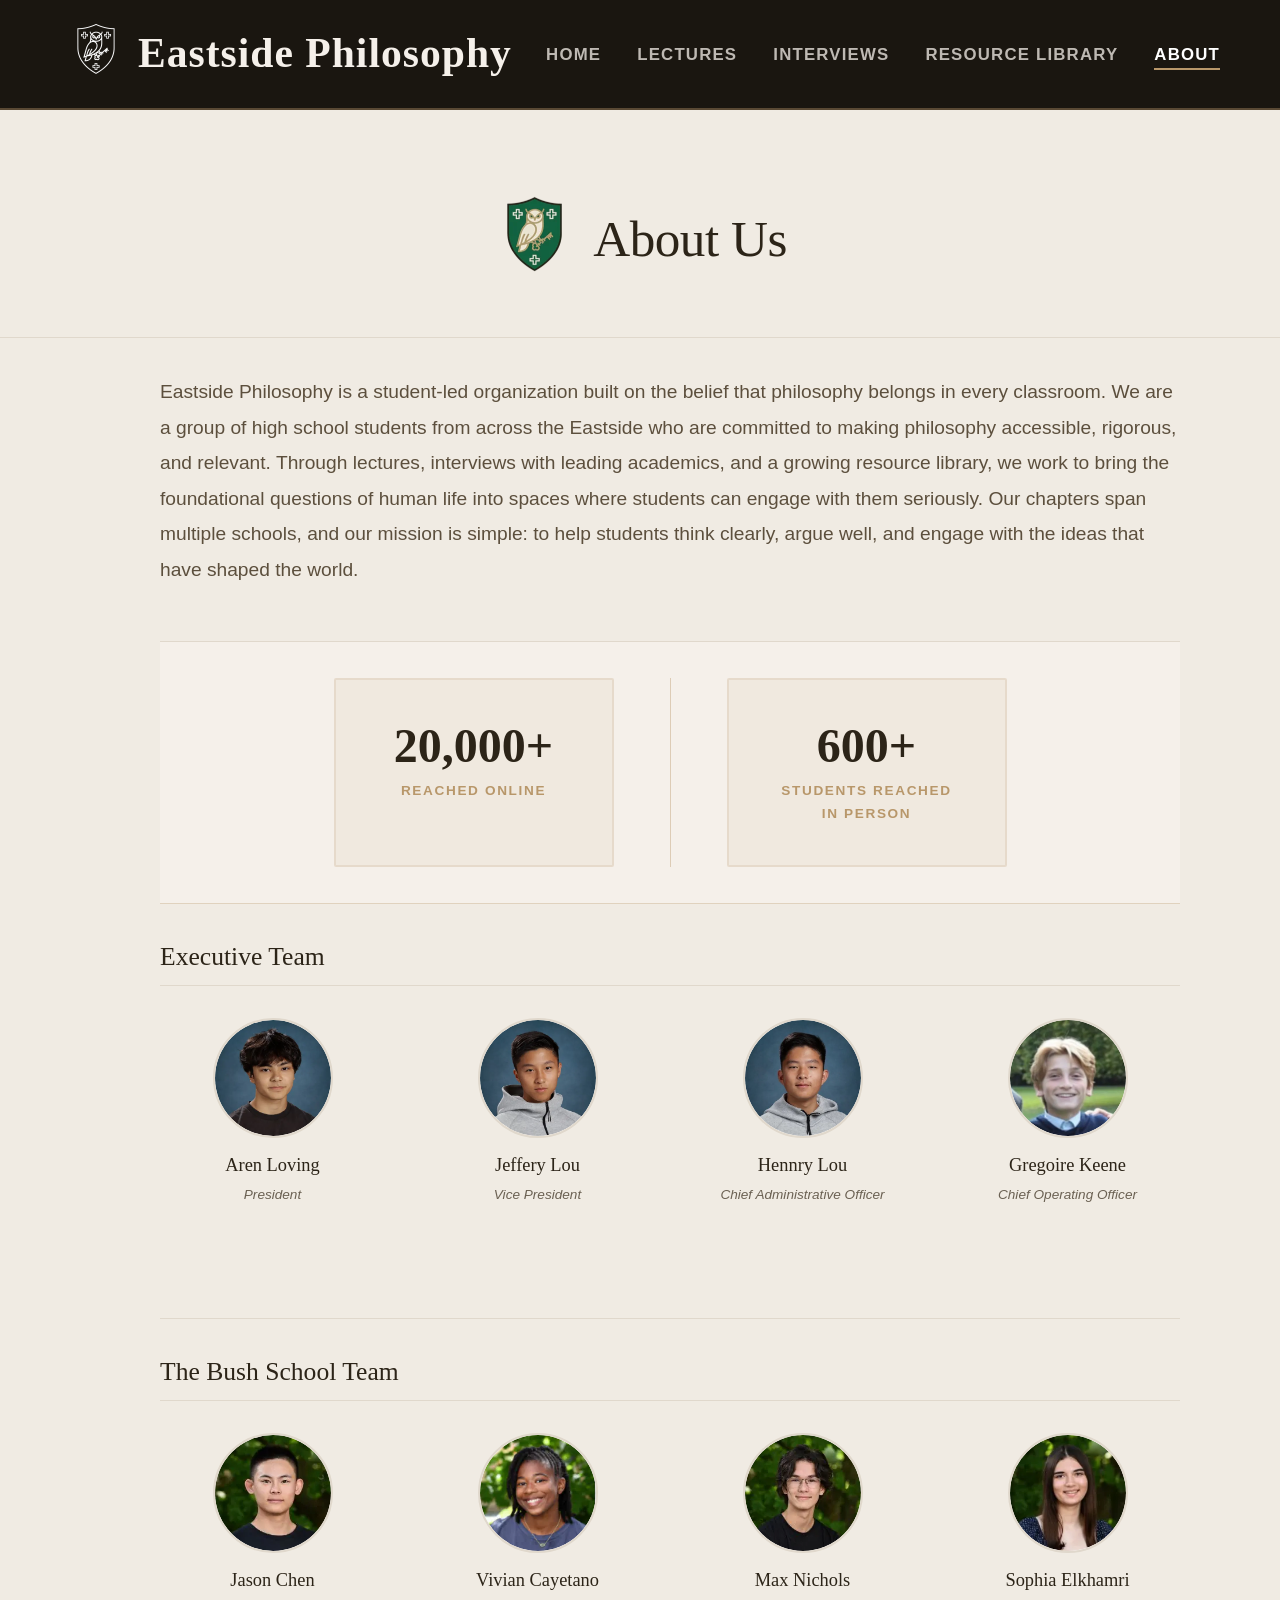
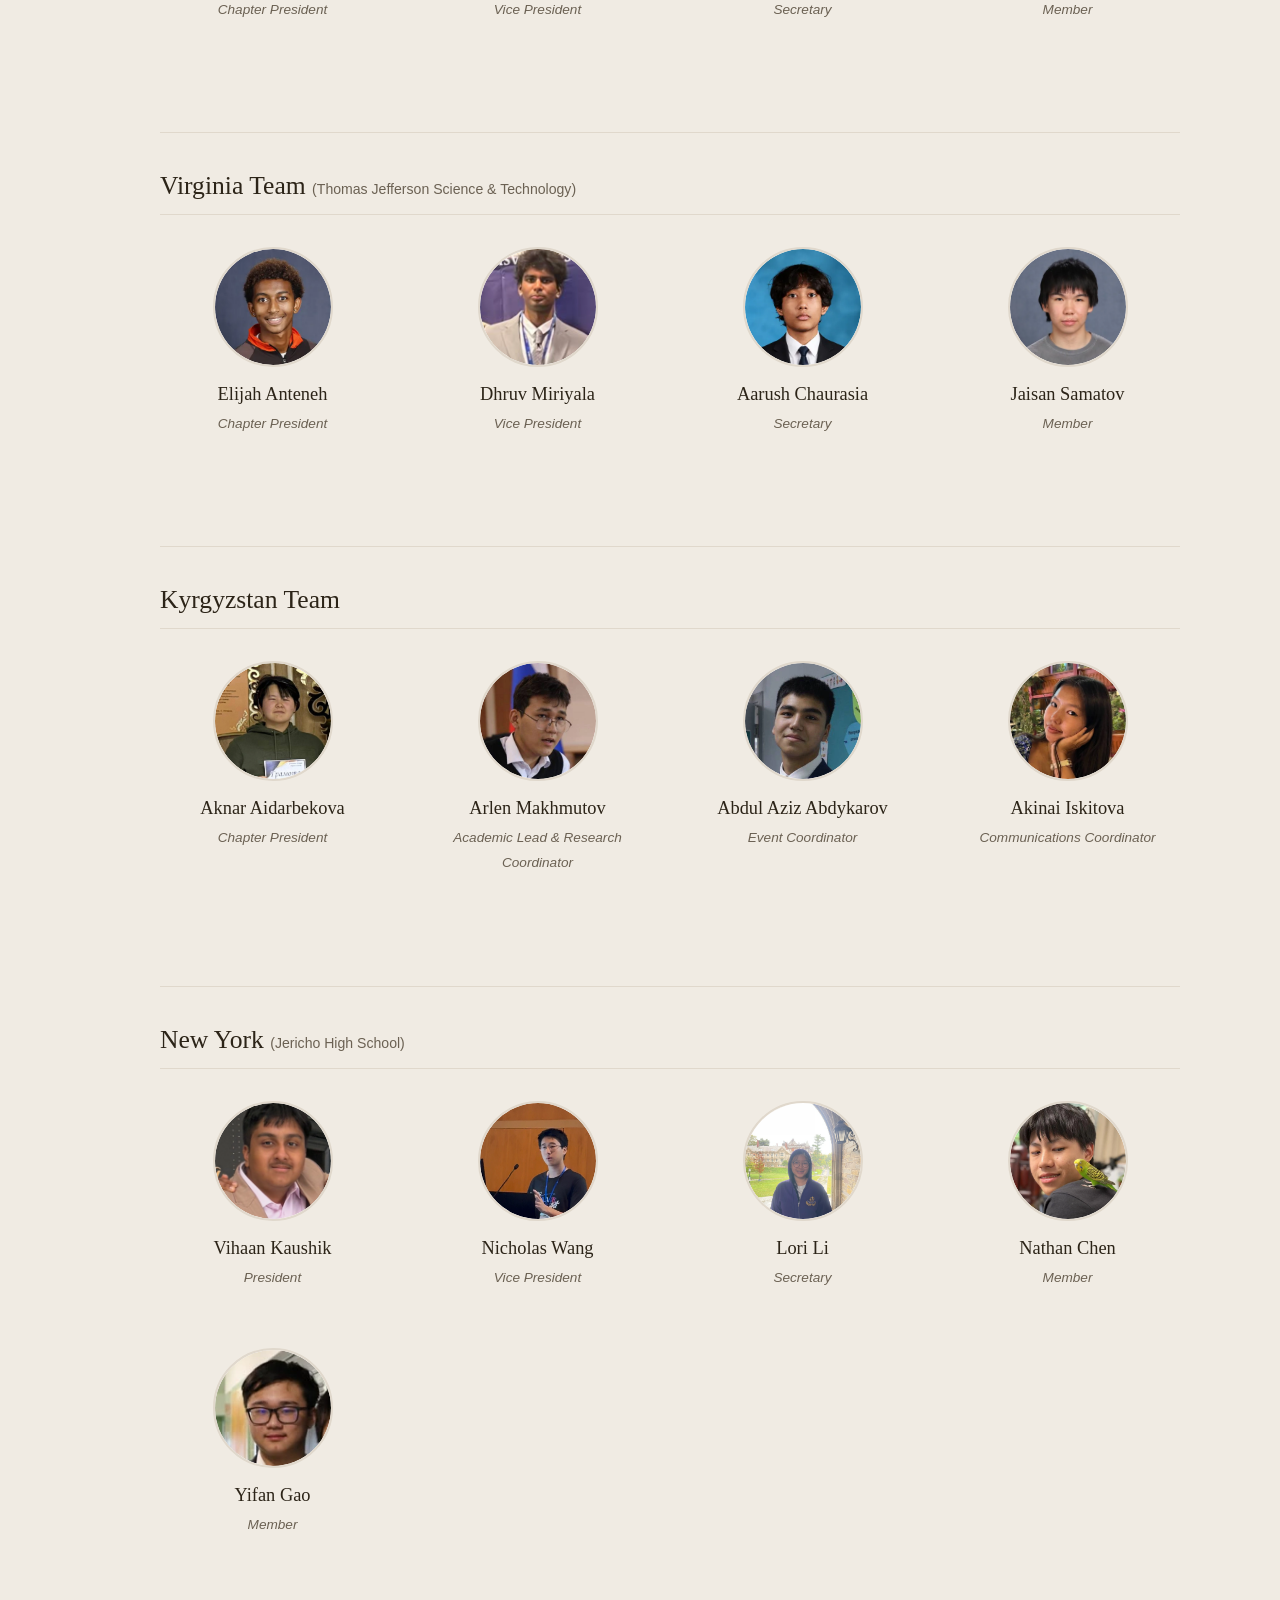
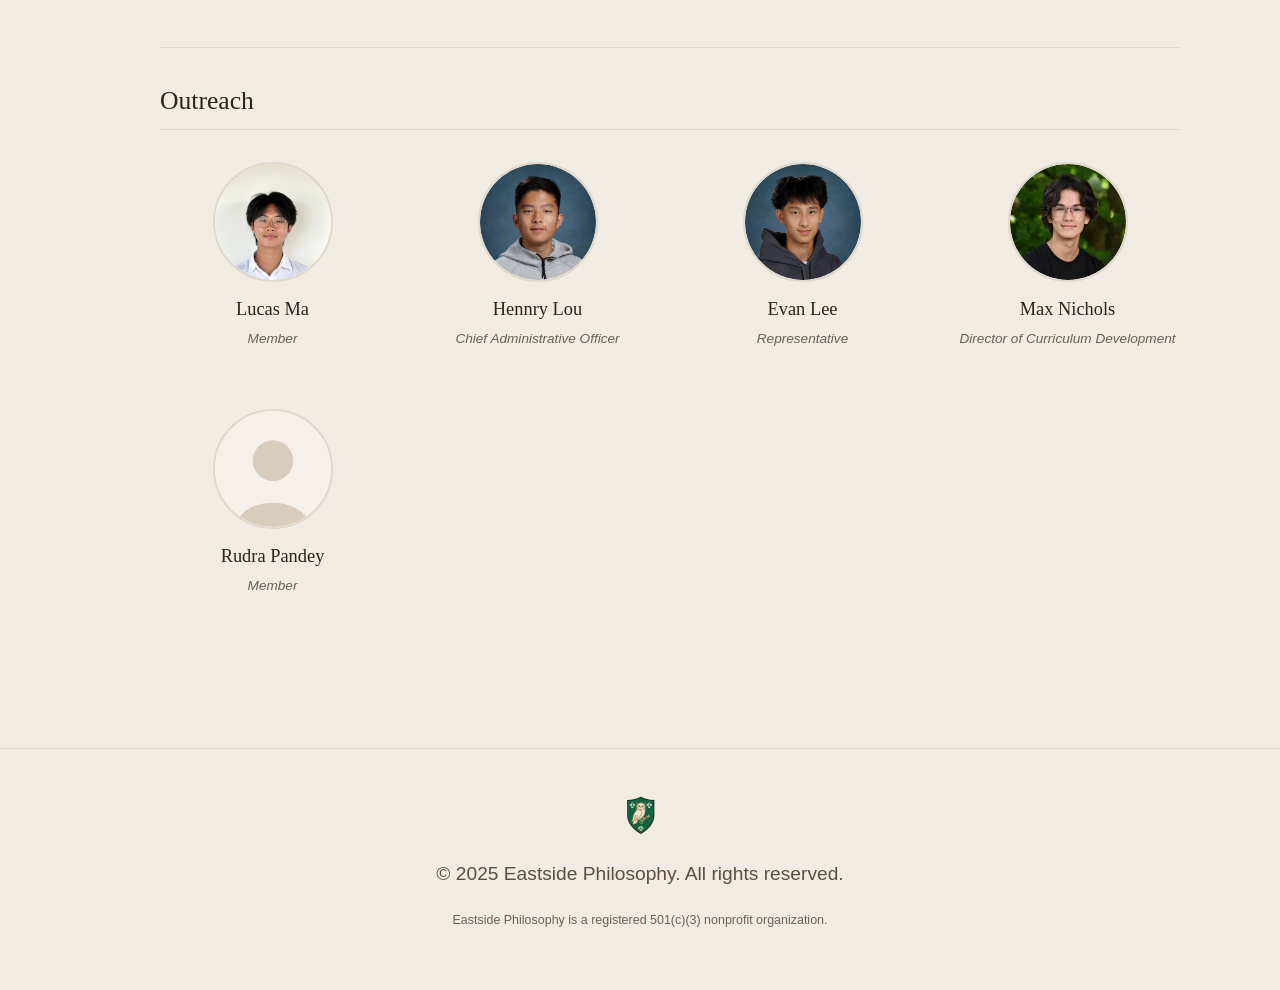
<file: about.html>
<!DOCTYPE html>
<html lang="en">
<head>
  <meta charset="UTF-8">
  <link rel="icon" href="favicon.ico" type="image/x-icon">
  <link rel="apple-touch-icon" href="apple-touch-icon.png">
  <meta name="viewport" content="width=device-width, initial-scale=1.0">
  <meta name="description" content="Meet the team behind Eastside Philosophy — a student-led 501(c)(3) nonprofit bringing philosophy to high school students across the Eastside.">
  <meta name="robots" content="index, follow">
  <meta property="og:type" content="website">
  <meta property="og:site_name" content="Eastside Philosophy">
  <meta property="og:title" content="About Us — Eastside Philosophy">
  <meta property="og:description" content="Meet the team behind Eastside Philosophy — a student-led 501(c)(3) nonprofit bringing philosophy to high school students across the Eastside.">
  <meta property="og:url" content="https://eastsidephilosophy.org/about">
  <meta property="og:image" content="https://eastsidephilosophy.org/images/school-of-athens.jpg">
  <meta property="og:image:width" content="1280">
  <meta property="og:image:height" content="993">
  <meta name="twitter:card" content="summary_large_image">
  <link rel="canonical" href="https://eastsidephilosophy.org/about">
  <meta http-equiv="Content-Security-Policy" content="default-src 'self'; script-src 'self' 'unsafe-inline'; style-src 'self' 'unsafe-inline' https://fonts.googleapis.com; font-src https://fonts.gstatic.com; img-src 'self' data:; connect-src 'self'; frame-src 'none'; object-src 'none'; base-uri 'self'; form-action 'self' https://formsubmit.co;">
  <link rel="preconnect" href="https://fonts.googleapis.com">
  <link rel="preconnect" href="https://fonts.gstatic.com" crossorigin>
  <link rel="stylesheet" href="https://fonts.googleapis.com/css2?family=Cinzel:wght@400;500;600;700&family=Cormorant+Garamond:ital,wght@0,300;0,400;0,500;0,600;0,700;1,400;1,500&family=Inter:wght@300;400;500;600&display=swap">
  <title>About Us — Eastside Philosophy</title>
  <link rel="stylesheet" href="styles.css?v=80">
  <style>
    /* Bio Modal */
    .bio-overlay {
      display: none;
      position: fixed;
      top: 0; left: 0; right: 0; bottom: 0;
      background: rgba(26, 26, 26, 0);
      backdrop-filter: blur(0px);
      z-index: 2000;
      justify-content: center;
      align-items: center;
      transition: background 0.4s ease, backdrop-filter 0.4s ease;
    }
    .bio-overlay.active {
      background: rgba(26, 26, 26, 0.65);
      backdrop-filter: blur(8px);
    }
    .bio-modal {
      background: var(--cream);
      border: 1px solid var(--light-border);
      max-width: 600px;
      width: 90%;
      padding: 48px;
      position: relative;
      border-radius: 12px;
      box-shadow: 0 20px 60px rgba(0,0,0,0.25);
      transform: scale(0.85) translateY(30px);
      opacity: 0;
      transition: transform 0.4s cubic-bezier(0.34, 1.56, 0.64, 1), opacity 0.35s ease;
    }
    .bio-overlay.active .bio-modal {
      transform: scale(1) translateY(0);
      opacity: 1;
    }
    .bio-modal .close-btn {
      position: absolute;
      top: 16px; right: 20px;
      background: none; border: none;
      font-size: 1.8rem;
      cursor: pointer;
      color: var(--warm-gray);
      font-family: var(--serif);
      transition: transform 0.2s ease, color 0.2s ease;
    }
    .bio-modal .close-btn:hover {
      color: var(--dark-brown);
      transform: rotate(90deg);
    }
    .bio-modal h3 {
      font-family: var(--serif);
      font-size: 2rem;
      margin-bottom: 4px;
    }
    .bio-modal .bio-role {
      font-size: 0.9rem;
      color: var(--accent-gold);
      font-weight: 600;
      letter-spacing: 1.5px;
      text-transform: uppercase;
      margin-bottom: 20px;
    }
    .bio-modal p {
      font-size: 1.05rem;
      line-height: 1.85;
    }

    /* Team card hover effects */
    .team-card {
      cursor: pointer;
    }
    .team-card:hover {
      box-shadow: 0 12px 32px rgba(0,0,0,0.12);
    }

    /* Impact strip */
    .impact-strip {
      display: flex;
      gap: 24px;
      flex-wrap: wrap;
      justify-content: center;
      padding: 16px 0;
    }
    .impact-stat {
      text-align: center;
      padding: 40px 48px;
      background: rgba(184,151,106,0.08);
      border: 2px solid rgba(184,151,106,0.18);
      border-radius: 2px;
      flex: 1;
      min-width: 200px;
      max-width: 280px;
    }
    .impact-num {
      display: block;
      font-family: var(--serif);
      font-size: 3.8rem;
      font-weight: 300;
      color: var(--dark-brown);
      line-height: 1;
      margin-bottom: 12px;
      letter-spacing: -1px;
    }
    .impact-label {
      font-family: var(--sans);
      font-size: 0.68rem;
      font-weight: 600;
      letter-spacing: 2.5px;
      text-transform: uppercase;
      color: var(--warm-gray);
    }
    @media (max-width: 600px) {
      .impact-stat { min-width: 100%; }
      .bio-overlay {
        align-items: flex-end;
      }
      .bio-modal {
        max-height: 85vh;
        overflow-y: auto;
        padding: 24px 20px;
        width: 100%;
        border-radius: 12px 12px 0 0;
        margin: 0;
      }
      .bio-modal .close-btn {
        position: sticky;
        top: 0;
        float: right;
        z-index: 10;
        background: var(--cream);
        padding: 4px 8px;
        border-radius: 50%;
        font-size: 1.8rem;
      }
    }

    /* Gold circle ring on hover — wrapper sits outside overflow:hidden avatar */
    .team-avatar-wrap {
      position: relative;
      width: 120px;
      height: 120px;
      margin: 0 auto 16px;
    }
    .team-avatar-wrap::before {
      content: '';
      position: absolute;
      inset: -5px;
      border-radius: 50%;
      border: 2.5px solid var(--accent-gold);
      opacity: 0;
      transition: opacity 0.25s ease;
      pointer-events: none;
    }
    .team-card:hover .team-avatar-wrap::before {
      opacity: 1;
    }
    .team-avatar {
      margin: 0;
    }

    .team-avatar picture {
      width: 100%;
      height: 100%;
      display: block;
    }
    .team-avatar img {
      width: 100%;
      height: 100%;
      object-fit: cover;
      object-position: center 15%;
      border-radius: 50%;
    }
  </style>
</head>
<body>
<script>
// Force all content visible immediately - no animations
document.addEventListener('DOMContentLoaded', function() {
  document.querySelectorAll('.animate-on-scroll').forEach(function(el) {
    el.classList.remove('animate-on-scroll');
    el.style.opacity = '1';
    el.style.transform = 'none';
  });
  document.querySelectorAll('.section, .lecture-card, .team-card, .resource-item, .event-card, .forum-placeholder').forEach(function(el) {
    el.style.opacity = '1';
    el.style.transform = 'none';
    el.style.transition = 'none';
  });
  // Kill transitions on team card child elements too
  document.querySelectorAll('.team-card h3').forEach(function(el) {
    el.style.transition = 'none';
  });
});
</script>

  <!-- Navigation -->
  <nav class="site-nav">
    <span class="nav-logo" style="cursor:default;color:#F5F0EA;pointer-events:none;text-decoration:none;"><picture><source srcset="images/crest.png.webp" type="image/webp"><img src="images/crest.png" alt="ESP" class="nav-logo-img" width="144" height="144"></picture>Eastside Philosophy</span>
    <button class="nav-toggle" onclick="document.querySelector('.nav-links').classList.toggle('open')" aria-label="Menu">
      <span></span><span></span><span></span>
    </button>
    <ul class="nav-links">
      <li><a href="/">Home</a></li>
      <li><a href="/lectures">Lectures</a></li>
      <li><a href="/interviews">Interviews</a></li>
      <li><a href="/resources">Resource Library</a></li>
      <li class="nav-dropdown"><a href="/about" class="active">About</a><ul class="dropdown-menu"><li><a href="/about">About Us</a></li><li><a href="/join">Get Involved</a></li></ul></li>
    </ul>
  </nav>

  <main>
  <!-- Page Header -->
  <div class="page-header">
    <h1 style="display: inline-flex; align-items: center; gap: 20px; justify-content: center;"><picture><source srcset="images/esp-crest-color-transparent.png.webp" type="image/webp" loading="lazy"><img src="images/esp-crest-color-transparent.png" alt="Eastside Philosophy Crest"  style="width: 80px; height: auto;" width="80" height="99"></picture> About Us</h1>
  </div>

  <div class="page-container">

    <!-- About Blurb -->
    <div class="section">
      <p style="font-size: 1.2rem; line-height: 1.85; color: #5C4F3D; text-align: left;">Eastside Philosophy is a student-led organization built on the belief that philosophy belongs in every classroom. We are a group of high school students from across the Eastside who are committed to making philosophy accessible, rigorous, and relevant. Through lectures, interviews with leading academics, and a growing resource library, we work to bring the foundational questions of human life into spaces where students can engage with them seriously. Our chapters span multiple schools, and our mission is simple: to help students think clearly, argue well, and engage with the ideas that have shaped the world.</p>
    </div>

    <!-- Impact Stats -->
    <div class="section impact-stats" id="impactStats">
      <div class="impact-stat">
        <span class="impact-number"><span class="impact-count" data-target="20000" data-suffix="+">0</span></span>
        <span class="impact-label">Reached Online</span>
      </div>
      <div class="impact-divider" aria-hidden="true"></div>
      <div class="impact-stat">
        <span class="impact-number"><span class="impact-count" data-target="600" data-suffix="+">0</span></span>
        <span class="impact-label">Students Reached In Person</span>
      </div>
    </div>
    <style>
      .impact-stats {
        display: flex;
        justify-content: center;
        align-items: stretch;
        gap: 56px;
        padding: 36px 24px;
        background: #F5F0EA;
        border-top: 1px solid rgba(184, 151, 106, 0.35);
        border-bottom: 1px solid rgba(184, 151, 106, 0.35);
        opacity: 0;
        transform: translateY(18px);
        transition: opacity 0.8s ease, transform 0.8s ease;
      }
      .impact-stats.visible { opacity: 1; transform: translateY(0); }
      .impact-stat {
        display: flex;
        flex-direction: column;
        align-items: center;
        gap: 6px;
        text-align: center;
      }
      .impact-number {
        font-family: 'Cormorant Garamond', Georgia, serif;
        font-size: 3rem;
        font-weight: 600;
        color: #2C2418;
        line-height: 1.1;
      }
      .impact-label {
        font-size: 0.85rem;
        letter-spacing: 0.12em;
        text-transform: uppercase;
        color: #B8976A;
        font-weight: 600;
      }
      .impact-divider { width: 1px; background: rgba(184, 151, 106, 0.4); }
      @media (max-width: 600px) {
        .impact-stats { flex-direction: column; gap: 28px; }
        .impact-divider { width: 60px; height: 1px; margin: 0 auto; }
      }
    </style>
    <script>
      (function () {
        var stats = document.getElementById('impactStats');
        if (!stats) return;
        var animated = false;
        function animateCounts() {
          stats.querySelectorAll('.impact-count').forEach(function (el) {
            var target = parseInt(el.getAttribute('data-target'), 10);
            var suffix = el.getAttribute('data-suffix') || '';
            var duration = 1800;
            var start = null;
            function step(ts) {
              if (!start) start = ts;
              var p = Math.min((ts - start) / duration, 1);
              var eased = 1 - Math.pow(1 - p, 3);
              el.textContent = Math.round(target * eased).toLocaleString() + (p === 1 ? suffix : '');
              if (p < 1) requestAnimationFrame(step);
            }
            requestAnimationFrame(step);
          });
        }
        function reveal() {
          if (animated) return;
          animated = true;
          stats.classList.add('visible');
          animateCounts();
        }
        if ('IntersectionObserver' in window) {
          var io = new IntersectionObserver(function (entries) {
            entries.forEach(function (e) { if (e.isIntersecting) { reveal(); io.disconnect(); } });
          }, { threshold: 0.3 });
          io.observe(stats);
        } else {
          reveal();
        }
      })();
    </script>

    <!-- Executive Team -->
    <div class="section">
      <h2 class="team-section-title">Executive Team</h2>
      <div class="team-grid">

        <div class="team-card" onclick="openBio('aren')">
          <div class="team-avatar-wrap"><div class="team-avatar">
            <picture><source srcset="images/aren.jpg.webp" type="image/webp" loading="lazy"><img src="images/aren.jpg" alt="Aren Loving" loading="lazy" width="400" height="500"></picture>
          </div>
          </div>
          <h3>Aren Loving</h3>
          <p class="role">President</p>
        </div>

        <div class="team-card" onclick="openBio('jeffery')">
          <div class="team-avatar-wrap"><div class="team-avatar">
            <picture><source srcset="images/jeffery.jpg.webp" type="image/webp" loading="lazy"><img src="images/jeffery.jpg" alt="Jeffery Lou" loading="lazy" width="400" height="500"></picture>
          </div>
          </div>
          <h3>Jeffery Lou</h3>
          <p class="role">Vice President</p>
        </div>

        <div class="team-card" onclick="openBio('hennry')">
          <div class="team-avatar-wrap"><div class="team-avatar">
            <picture><source srcset="images/hennry.jpg.webp" type="image/webp" loading="lazy"><img src="images/hennry.jpg?v=2" alt="Hennry Lou" loading="lazy" width="400" height="500"></picture>
          </div>
          </div>
          <h3>Hennry Lou</h3>
          <p class="role">Chief Administrative Officer</p>
        </div>

        <div class="team-card" onclick="openBio('gregoire')">
          <div class="team-avatar-wrap"><div class="team-avatar">
            <picture><source srcset="images/gregoire.jpg.webp" type="image/webp" loading="lazy"><img src="images/gregoire.jpg" alt="Gregoire Keene" loading="lazy" width="400" height="477"></picture>
          </div>
          </div>
          <h3>Gregoire Keene</h3>
          <p class="role">Chief Operating Officer</p>
        </div>

      </div>
    </div>

    <!-- Bush School Team -->
    <div class="section">
      <h2 class="team-section-title">The Bush School Team</h2>
      <div class="team-grid">

        <div class="team-card" onclick="openBio('jason')">
          <div class="team-avatar-wrap"><div class="team-avatar">
            <picture><source srcset="images/jason.jpg.webp" type="image/webp" loading="lazy"><img src="images/jason.jpg" alt="Jason Chen" loading="lazy" width="200" height="200"></picture>
          </div>
          </div>
          <h3>Jason Chen</h3>
          <p class="role">Chapter President</p>
        </div>

        <div class="team-card" onclick="openBio('vivian')">
          <div class="team-avatar-wrap"><div class="team-avatar">
            <picture><source srcset="images/vivian.jpg.webp" type="image/webp" loading="lazy"><img src="images/vivian.jpg" alt="Vivian Cayetano" loading="lazy" width="164" height="249"></picture>
          </div>
          </div>
          <h3>Vivian Cayetano</h3>
          <p class="role">Vice President</p>
        </div>

        <div class="team-card" onclick="openBio('maxBush')">
          <div class="team-avatar-wrap"><div class="team-avatar">
            <picture><source srcset="images/max.jpg.webp" type="image/webp" loading="lazy"><img src="images/max.jpg" alt="Max Nichols" loading="lazy" width="200" height="200"></picture>
          </div>
          </div>
          <h3>Max Nichols</h3>
          <p class="role">Secretary</p>
        </div>

        <div class="team-card" onclick="openBio('sophia')">
          <div class="team-avatar-wrap"><div class="team-avatar">
            <picture><source srcset="images/sophia.jpg.webp" type="image/webp" loading="lazy"><img src="images/sophia.jpg" alt="Sophia Elkhamri" loading="lazy" width="202" height="206"></picture>
          </div>
          </div>
          <h3>Sophia Elkhamri</h3>
          <p class="role">Member</p>
        </div>

      </div>
    </div>

    <!-- Virginia Team -->
    <div class="section">
      <h2 class="team-section-title">Virginia Team <span style="font-family:var(--sans);font-size:0.55em;font-weight:400;color:var(--warm-gray);letter-spacing:0;text-transform:none;">(Thomas Jefferson Science &amp; Technology)</span></h2>
      <div class="team-grid">

        <div class="team-card" onclick="openBio('elijah')">
          <div class="team-avatar-wrap"><div class="team-avatar">
            <picture><source srcset="images/elijah.jpg.webp" type="image/webp" loading="lazy"><img src="images/elijah.jpg" alt="Elijah Anteneh" loading="lazy" width="320" height="400"></picture>
          </div>
          </div>
          <h3>Elijah Anteneh</h3>
          <p class="role">Chapter President</p>
        </div>

        <div class="team-card" onclick="openBio('dhruv')">
          <div class="team-avatar-wrap"><div class="team-avatar">
            <picture><source srcset="images/dhruv.jpg.webp?v=20260929" type="image/webp"><img src="images/dhruv.jpg?v=20260929" alt="Dhruv Miriyala" loading="lazy" width="488" height="578"></picture>
          </div>
          </div>
          <h3>Dhruv Miriyala</h3>
          <p class="role">Vice President</p>
        </div>

        <div class="team-card" onclick="openBio('aarush')">
          <div class="team-avatar-wrap"><div class="team-avatar">
            <picture><source srcset="images/aarush.jpg.webp" type="image/webp" loading="lazy"><img src="images/aarush.jpg" alt="Aarush Chaurasia" loading="lazy" width="320" height="400"></picture>
          </div>
          </div>
          <h3>Aarush Chaurasia</h3>
          <p class="role">Secretary</p>
        </div>

        <div class="team-card" onclick="openBio('jaisan')">
          <div class="team-avatar-wrap"><div class="team-avatar">
            <picture><source srcset="images/jaisan.jpg.webp" type="image/webp" loading="lazy"><img src="images/jaisan.jpg" alt="Jaisan Samatov" loading="lazy" width="480" height="600"></picture>
          </div>
          </div>
          <h3>Jaisan Samatov</h3>
          <p class="role">Member</p>
        </div>

      </div>
    </div>

    <!-- Kyrgyzstan Team -->
    <div class="section" id="kyrgyzstan-team">
      <h2 class="team-section-title">Kyrgyzstan Team</h2>
      <div class="team-grid">
        <div class="team-card" onclick="openBio('aknar')">
          <div class="team-avatar-wrap"><div class="team-avatar">
            <picture><source srcset="images/aknar.jpg.webp" type="image/webp"><img src="images/aknar.jpg" alt="Aknar Aidarbekova" loading="lazy" width="1300" height="1544"></picture>
          </div></div>
          <h3>Aknar Aidarbekova</h3>
          <p class="role">Chapter President</p>
        </div>
        <div class="team-card" onclick="openBio('arlen')">
          <div class="team-avatar-wrap"><div class="team-avatar">
            <picture><source srcset="images/arlen.jpg.webp?v=20260928b" type="image/webp"><img src="images/arlen.jpg?v=20260928b" alt="Arlen Makhmutov" loading="lazy" width="320" height="320"></picture>
          </div></div>
          <h3>Arlen Makhmutov</h3>
          <p class="role">Academic Lead &amp; Research Coordinator</p>
        </div>
        <div class="team-card" onclick="openBio('abdulaziz')">
          <div class="team-avatar-wrap"><div class="team-avatar">
            <picture><source srcset="images/abdulaziz.jpg.webp?v=20260928" type="image/webp"><img src="images/abdulaziz.jpg?v=20260928" alt="Abdul Aziz Abdykarov" loading="lazy" width="375" height="375"></picture>
          </div></div>
          <h3>Abdul Aziz Abdykarov</h3>
          <p class="role">Event Coordinator</p>
        </div>
        <div class="team-card" onclick="openBio('akinai')">
          <div class="team-avatar-wrap"><div class="team-avatar">
            <picture><source srcset="images/akinai.jpg.webp?v=20260928b" type="image/webp"><img src="images/akinai.jpg?v=20260928b" alt="Akinai Iskitova" loading="lazy" width="490" height="490"></picture>
          </div></div>
          <h3>Akinai Iskitova</h3>
          <p class="role">Communications Coordinator</p>
        </div>
      </div>
    </div>

    <!-- New York (Jericho High School) -->
    <div class="section" id="new-york-jericho">
      <h2 class="team-section-title">New York <span style="font-family:var(--sans);font-size:0.55em;font-weight:400;color:var(--warm-gray);letter-spacing:0;text-transform:none;">(Jericho High School)</span></h2>
      <div class="team-grid">
        <div class="team-card" onclick="openBio('vihaan')">
          <div class="team-avatar-wrap"><div class="team-avatar">
            <picture><source srcset="images/vihaan.jpg.webp" type="image/webp"><img src="images/vihaan.jpg" alt="Vihaan Kaushik" loading="lazy" width="707" height="492"></picture>
          </div></div>
          <h3>Vihaan Kaushik</h3>
          <p class="role">President</p>
        </div>
        <div class="team-card" onclick="openBio('nicholas')">
          <div class="team-avatar-wrap"><div class="team-avatar">
            <picture><source srcset="images/nicholas.jpg.webp" type="image/webp"><img src="images/nicholas.jpg" alt="Nicholas Wang" loading="lazy" width="412" height="423"></picture>
          </div></div>
          <h3>Nicholas Wang</h3>
          <p class="role">Vice President</p>
        </div>
        <div class="team-card" onclick="openBio('lori')">
          <div class="team-avatar-wrap"><div class="team-avatar">
            <picture><source srcset="images/lori.jpg.webp" type="image/webp"><img src="images/lori.jpg" alt="Lori Li" loading="lazy" width="769" height="1024"></picture>
          </div></div>
          <h3>Lori Li</h3>
          <p class="role">Secretary</p>
        </div>
        <div class="team-card" onclick="openBio('nathan')">
          <div class="team-avatar-wrap"><div class="team-avatar">
            <picture><source srcset="images/nathan.jpg.webp" type="image/webp"><img src="images/nathan.jpg" alt="Nathan Chen" loading="lazy" width="768" height="1024"></picture>
          </div></div>
          <h3>Nathan Chen</h3>
          <p class="role">Member</p>
        </div>
        <div class="team-card" onclick="openBio('yifan')">
          <div class="team-avatar-wrap"><div class="team-avatar">
            <picture><source srcset="images/yifan.jpg.webp?v=20261024b" type="image/webp"><img src="images/yifan.jpg?v=20261024b" alt="Yifan Gao" loading="lazy" width="136" height="136"></picture>
          </div></div>
          <h3>Yifan Gao</h3>
          <p class="role">Member</p>
        </div>
      </div>
    </div>

    <!-- Outreach Team -->
    <div class="section">
      <h2 class="team-section-title">Outreach</h2>
      <div class="team-grid">

        <div class="team-card" onclick="openBio('lucas')">
          <div class="team-avatar-wrap"><div class="team-avatar">
            <picture><source srcset="images/lucas.jpg.webp" type="image/webp" loading="lazy"><img src="images/lucas.jpg" alt="Lucas Ma" loading="lazy" style="object-position: center center;" width="400" height="533"></picture>
          </div>
          </div>
          <h3>Lucas Ma</h3>
          <p class="role">Member</p>
        </div>

        <div class="team-card" onclick="openBio('hennry')">
          <div class="team-avatar-wrap"><div class="team-avatar">
            <picture><source srcset="images/hennry.jpg.webp" type="image/webp" loading="lazy"><img src="images/hennry.jpg?v=2" alt="Hennry Lou" loading="lazy" width="400" height="500"></picture>
          </div>
          </div>
          <h3>Hennry Lou</h3>
          <p class="role">Chief Administrative Officer</p>
        </div>

        <div class="team-card" onclick="openBio('evan')">
          <div class="team-avatar-wrap"><div class="team-avatar">
            <picture><source srcset="images/evan.jpg.webp" type="image/webp" loading="lazy"><img src="images/evan.jpg" alt="Evan Lee" loading="lazy" width="400" height="500"></picture>
          </div>
          </div>
          <h3>Evan Lee</h3>
          <p class="role">Representative</p>
        </div>

<div class="team-card" onclick="openBio('max')">
          <div class="team-avatar-wrap"><div class="team-avatar">
            <picture><source srcset="images/max.jpg.webp" type="image/webp" loading="lazy"><img src="images/max.jpg" alt="Max Nichols" loading="lazy" width="200" height="200"></picture>
          </div>
          </div>
          <h3>Max Nichols</h3>
          <p class="role">Director of Curriculum Development</p>
        </div>

<div class="team-card" onclick="openBio('rudra')">
          <div class="team-avatar-wrap"><div class="team-avatar">
            <img src="images/rudra-placeholder.svg?v=2" alt="Rudra Pandey" loading="lazy" width="400" height="500">
          </div>
          </div>
          <h3>Rudra Pandey</h3>
          <p class="role">Member</p>
        </div>

      </div>
    </div>

  </div>

  <!-- Bio Modal Overlay -->
  <div class="bio-overlay" id="bioOverlay" onclick="closeBio(event)">
    <div class="bio-modal" onclick="event.stopPropagation()">
      <button class="close-btn" onclick="closeBio()">&times;</button>
      <h3 id="bioName"></h3>
      <div class="bio-role" id="bioRole"></div>
      <p id="bioText"></p>
    </div>
  </div>

  </main>
  <footer class="site-footer">
    <picture><source srcset="images/esp-crest-color-transparent.png.webp" type="image/webp" loading="lazy"><img src="images/esp-crest-color-transparent.png" alt="ESP" loading="lazy" style="width:40px;height:auto;margin-bottom:10px;" width="80" height="99"></picture>
    <p>&copy; 2025 Eastside Philosophy. All rights reserved.</p>
    <p style="font-size:0.78rem;margin-top:6px;color:var(--warm-gray);">Eastside Philosophy is a registered 501(c)(3) nonprofit organization.</p>
  </footer>

  <script>
    const bios = {
      yifan: {"name": "Yifan Gao", "role": "Member", "bio": "Yifan is a student from Jericho New York. As a debater, he loves critical and postmodern literature that challenges societal structures. Most notably, he enjoys reading Lacan, Baudrillard, Derrida and is currently trying to learn Bataille."},
      vihaan: {"name": "Vihaan Kaushik", "role": "President", "bio": "Vihaan is currently a high school sophomore in New York who is super passionate about poetry, biology, technology (more specifically AI and internet privacy), and photography. His favorite music artist is Glass Animals and he loves video games."},
      nicholas: {"name": "Nicholas Wang", "role": "Vice President", "bio": "Nicholas is a student from Jericho, New York, with a strong interest in history and political science. This leads to his interest in the philosophy of history, most notably the works of Hegel, as well as the works of political philosophers from Plato to Locke. He also enjoys doing Model UN and playing video games."},
      lori: {"name": "Lori Li", "role": "Secretary", "bio": "Lori is a student from Jericho, New York. She enjoys critical theory and postmodernism; specifically, the ideas of Mbembe, Baudrillard, Hegel, Anders, and Virilio. She is also passionate in topics critiquing techno-orientalism, settler colonialism, antiblackness, and sexism."},
      nathan: {"name": "Nathan Chen", "role": "Member", "bio": "Nathan is a sophomore at Jericho Senior High School. He is interested in mathematics, science, and philosophy, and he is especially passionate about history and reading. Outside of school, he enjoys swimming and running."},
      aknar: {"name": "Aknar Aidarbekova", "role": "Chapter President", "bio": "Aknar is an 11th-grade student from Bishkek with a deep interest in both technology and human thought. She actively studies robotics and programming, balancing her technical pursuits with an exploration of philosophy, focusing specifically on ethics and the philosophy of religion. She excels in organizational leadership, technical problem-solving, and conceptual analysis."},
      arlen: {"name": "Arlen Makhmutov", "role": "Academic Lead & Research Coordinator", "bio": "Arlen is a student who demonstrates a profound commitment to academic and technological innovation. He focuses deeply on international law, with a specialized interest in Public International Law, examining the legal frameworks that govern global affairs. Alongside his legal pursuits, Arlen is an active MUN participant who also explores the cutting edge of technology, engaging with AI architectures and vibecoding. He excels in analytical thinking, technical system design, and structured debate."},
      abdulaziz: {"name": "Abdul Aziz Abdykarov", "role": "Event Coordinator", "bio": "Abdul Aziz is a 9th grade student from Bishkek who actively coordinates events and volunteer initiatives. As an experienced Model United Nations (MUN) participant, he helps organize student activities and community projects. His academic interests focus on history and philosophy, which he balances with a passion for sports and a healthy lifestyle. He excels in language studies, project organization, and structured debate."},
      akinai: {"name": "Akinai Iskitova", "role": "Communications Coordinator", "bio": "Akinai is an 11th grade student from Bishkek who helps coordinate content and youth initiatives. An active Model United Nations (MUN) participant, she uses the platform to explore philosophical themes such as ethics, global justice, and international cooperation. She is passionate about creating educational content and working on projects that encourage critical thinking and discussions among peers. Looking ahead, Akinai is interested in business analytics and aims to leverage data and technology to address real-world challenges."},
      aren: {
        name: 'Aren Loving',
        role: 'President',
        bio: 'Aren co-founded ESP with Jeffery to help make philosophy more accessible to students. He enjoys continental philosophy, specifically writers like Hume and Nietzsche, and has recently gotten into questions regarding the philosophy of technology. In addition, he is a Life Scout in Troop 430 in Medina, Washington, and plays baseball.'
      },
      jeffery: {
        name: 'Jeffery Lou',
        role: 'Vice President',
        bio: 'Jeffery is a sophomore at the International School in Bellevue, Washington. His interests lie in the philosophy of mathematics, particularly in the logic of deduction and mathematical statistics. He also enjoys competing in math competitions such as the American Invitational Mathematics Examination and playing the piano competitively, with Take Five as one of his favorite pieces. Outside of his academic interests, he plays tennis and enjoys reading Western philosophy, especially epistemology.'
      },
      hennry: {
        name: 'Hennry Lou',
        role: 'Chief Administrative Officer',
        bio: "Hennry's main interests lie in theology, particularly systematic theology, with a focus on the study of the Christian religion, its history, and its traditions. He is also interested in physics, especially in areas such as mechanics and fluid dynamics. In addition to his academic pursuits, he studies music theory and is actively involved in jazz band, where he plays the piano. He loves to play the piano competitively, with a focus on Russian repertoire and modern pieces."
      },
      gregoire: {
        name: 'Gregoire Keene',
        role: 'Chief Operating Officer',
        bio: 'Greg focuses on theology and psychology, particularly in exploring questions of morality and the nature of the human condition. He is also interested in the applied sciences, including chemistry, and engages in it through activities such as the Chemistry Olympiad. On his spare time, he enjoys reading, writing, and playing soccer.'
      },
      lucas: {
        name: 'Lucas Ma',
        role: 'Head of Curriculum Development',
        bio: "Philosophy and literature has been a longtime passion of Lucas Ma. Since he picked up an Orwellian novel in the 5th grade, he became adamant about learning the ropes of ethics and metaphysics. His ability is best reflected in his presentation and oratory skills. He currently serves as the President of Beaver Development Society, as well as a concurrent tenure scaling a stealth mode startup. He also enjoys debate, competitive shotgun shooting, and trading."
      },
      jason: {
        name: 'Jason Chen',
        role: 'Chapter President',
        bio: 'Jason Chen is a sophomore at the Bush School in Seattle, Washington. He is a devoted Model United Nations (MUN) enthusiast and is actively staffing conferences like PACMUN. His philosophy fervor comes from his involvement in debates over contemporary social issues during committee, and his sense of civic duty. Readings by John Reich on the Common Good, as well as Albert Camus\'s essay on the Myth of Sisyphus, serve as valuable starting points on his journey. Outside of MUN, he engages in international trap shooting, freshwater aquascaping, and biology-related topics.'
      },
      evan: { name: 'Evan Lee', role: 'Representative', bio: 'Evan Lee is a junior at the International School in Bellevue, Washington. As a semifinalist in the USA Biology Olympiad (USABO), he has developed a strong interest in the intersection of biology and philosophy, particularly in the ethics of medicine and health science. He is curious about how scientific advancements shape moral decision-making, with a focus on issues like medical responsibility, access to care, and the ethical limits of new technologies. Outside of his academic interests, he enjoys exploring biology beyond the classroom and running competitively.' },
      siddharth: { name: 'Siddharth Vasudeva', role: 'Member', bio: 'Siddharth Vasudeva is a high school student in Bellevue, Washington with a strong interest in aeronautical engineering and robotics. As the hardware lead on his robotics team, which qualified for the World Championship this year, he has gained hands-on experience designing and building systems while applying physics concepts to real-world engineering challenges. He is also interested in the ethical dimensions of aeronautical engineering, particularly how aircraft design, fuel efficiency, and emissions impact environmental sustainability and global responsibility. Outside of academics, he is involved in football coaching, where he has developed leadership and communication skills by mentoring younger players.' },
      abhi: { name: 'Abhi Vasudeva', role: 'Member', bio: 'Abhi Vasudeva is a 9th-grade student at the International School with interests in biology and mathematics, particularly genetics and abstract concepts such as imaginary numbers. He is also involved in FTC robotics, where he engages in hands-on engineering, programming, and collaborative problem-solving. Outside of academics, he has a strong athletic background, having played soccer for seven years and football for five, and he enjoys staying active through sports and competition.' },
      vivian: { name: 'Vivian Cayetano', role: 'Vice President', bio: 'Vivian Cayetano is a sophomore at The Bush School. After taking classes such as Cultural Ethics, Bioethics, History, and Human Behavior, she developed a strong interest in exploring how people think, act, and make moral decisions. She enjoys reading sociology books and engaging with different perspectives on society and human behavior. Outside the classroom, Vivian participates in Model United Nations and is a summer intern at a debate camp, where she continues to build her skills in argumentation and critical thinking. Through Eastside Philosophy, she hopes to further explore complex ideas and take part in meaningful discourse.' },
      max: { name: 'Max Nichols', role: 'Director of Curriculum Development', bio: 'Max is a sophomore at The Bush School in Seattle. He is involved in his school\'s Model United Nations club and plays Ultimate Frisbee competitively. He has a deep appreciation for literature and art, engaging with both aesthetically and philosophically. He excels in writing, mathematics, and debate.' },
      maxBush: { name: 'Max Nichols', role: 'Secretary', bio: 'Max is a sophomore at The Bush School in Seattle. He is involved in his school\'s Model United Nations club and plays Ultimate Frisbee competitively. He has a deep appreciation for literature and art, engaging with both aesthetically and philosophically. He excels in writing, mathematics, and debate.' },
      sophia: { name: 'Sophia Elkhamri', role: 'Member', bio: 'Sophia is a sophomore at The Bush School. She enjoys spending time outdoors and is an avid skier and hockey player. She has a strong interest in scientific ideas and how they connect to real life, particularly through her Darwinian Revolution class. She has been especially curious about Social Darwinism and the ethical and moral implications of its application throughout history.' },
      elijah: { name: 'Elijah Anteneh', role: 'Chapter President', bio: 'Elijah is the founder of Inference Studios, a philosophy YouTube channel featuring interviews with Graham Oppy, Duncan Pritchard, Joshua Knobe, and David Christensen. He directed the first Inference Studios International Philosophy Tournament, an international undergraduate competition with judges from Oxford, UC Irvine, Johns Hopkins, and Brown. He also competes at the MLS Next level and played professionally for Ursus Warszawa in Poland. His philosophical interests center on philosophy of religion, epistemology, and metaphysics.' },
      dhruv: { name: 'Dhruv Miriyala', role: 'Vice President', bio: 'Dhruv Miriyala is a student at Thomas Jefferson High School for Science and Technology (VA). Dhruv is interested in philosophy, political thought, and public affairs. He enjoys examining foundational ideas, questioning assumptions, and exploring how philosophical principles shape institutions and society.' },
      aarush: { name: 'Aarush Chaurasia', role: 'Secretary', bio: 'Aarush Chaurasia is a lover of both computer science and political philosophy at Thomas Jefferson High School for Science and Technology in Alexandria, Virginia. His main interests are in AI and its relation to the mind, as well as geopolitical questions.' },
      jaisan: { name: 'Jaisan Samatov', role: 'Member', bio: 'Jaisan is a rising senior who is interested in philosophy and English literature. He spends his time writing and reading poetry as well as the history of philosophy. With his free time Jaisan is a competitive martial arts athlete and a fan of the UFC.' },
      rudra: { name: 'Rudra Pandey', role: 'Member', bio: 'Rudra is a rising sophomore at The Bishops\' Blue Coat Church of England High School in the United Kingdom. An aspiring polymath, he studies philosophy, physics, psychology, mathematics, and technology.' }
    };

    function openBio(key) {
      const data = bios[key];
      if (!data) return;
      document.getElementById('bioName').textContent = data.name;
      document.getElementById('bioRole').textContent = data.role;
      document.getElementById('bioText').textContent = data.bio;
      var overlay = document.getElementById('bioOverlay');
      overlay.style.display = 'flex';
      // Trigger reflow so transition fires
      overlay.offsetHeight;
      overlay.classList.add('active');
      document.body.style.overflow = 'hidden';
    }

    function closeBio(e) {
      if (!e || e.target === document.getElementById('bioOverlay')) {
        var overlay = document.getElementById('bioOverlay');
        overlay.classList.remove('active');
        document.body.style.overflow = '';
        setTimeout(function() {
          if (!overlay.classList.contains('active')) {
            overlay.style.display = 'none';
          }
        }, 400);
      }
    }

    document.addEventListener('keydown', function(e) {
      if (e.key === 'Escape') closeBio();
    });
  </script>

  <script src="animations.js?v=11"></script>
  <script>
    // Animate impact counters when scrolled into view
    function animateCounter(el) {
      var target = parseFloat(el.getAttribute('data-target'));
      var suffix = el.getAttribute('data-suffix') || '';
      var duration = 2800;
      var start = null;
      var isDecimal = target % 1 !== 0;
      function step(ts) {
        if (!start) start = ts;
        var progress = Math.min((ts - start) / duration, 1);
        var ease = progress < 0.5
          ? 2 * progress * progress
          : 1 - Math.pow(-2 * progress + 2, 2) / 2;
        var val = target * ease;
        el.textContent = (isDecimal ? val.toFixed(1) : Math.floor(val)) + suffix;
        if (progress < 1) requestAnimationFrame(step);
        else el.textContent = (isDecimal ? target.toFixed(1) : target) + suffix;
      }
      requestAnimationFrame(step);
    }

    var counters = document.querySelectorAll('.impact-num');
    var triggered = false;
    var observer = new IntersectionObserver(function(entries) {
      if (entries[0].isIntersecting && !triggered) {
        triggered = true;
        counters.forEach(function(el) { animateCounter(el); });
      }
    }, { threshold: 0.3 });
    if (counters.length) observer.observe(counters[0].closest('.section'));
  </script>
</body>
</html>
</file>
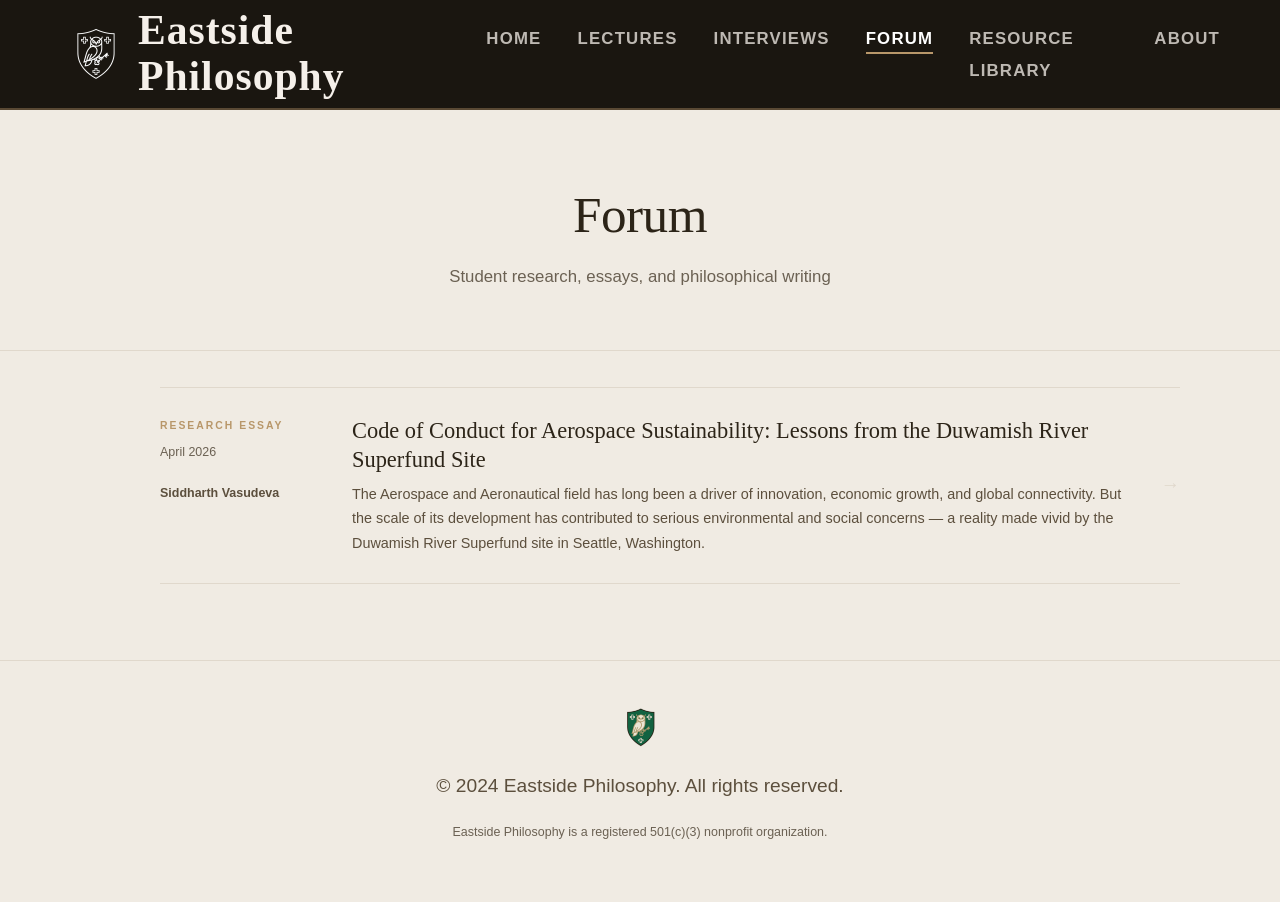
<file: forum.html>
<!DOCTYPE html>
<html lang="en">
<head>
  <meta charset="UTF-8">
  <link rel="icon" href="favicon.ico" type="image/x-icon">
  <link rel="apple-touch-icon" href="apple-touch-icon.png">
  <meta http-equiv="Cache-Control" content="no-cache, no-store, must-revalidate">
  <meta http-equiv="Pragma" content="no-cache">
  <meta http-equiv="Expires" content="0">
  <meta name="viewport" content="width=device-width, initial-scale=1.0">
  <title>Forum — Eastside Philosophy</title>
  <link rel="stylesheet" href="styles.css?v=76">
  <style>
    .forum-grid {
      display: flex;
      flex-direction: column;
      gap: 0;
    }

    .forum-entry {
      display: flex;
      align-items: stretch;
      border-bottom: 1px solid var(--light-border);
      padding: 28px 0;
      cursor: pointer;
      transition: background 0.2s ease;
      gap: 32px;
    }
    .forum-entry:hover { background: rgba(184,151,106,0.04); }
    .forum-entry:first-child { border-top: 1px solid var(--light-border); }

    .forum-entry-meta {
      min-width: 160px;
      flex-shrink: 0;
    }
    .forum-entry-type {
      font-family: var(--sans);
      font-size: 0.65rem;
      font-weight: 600;
      letter-spacing: 2px;
      text-transform: uppercase;
      color: var(--accent-gold);
      margin-bottom: 6px;
    }
    .forum-entry-date {
      font-family: var(--sans);
      font-size: 0.78rem;
      color: var(--warm-gray);
    }
    .forum-entry-author {
      font-family: var(--sans);
      font-size: 0.78rem;
      color: var(--muted-brown);
      margin-top: 4px;
      font-weight: 600;
    }

    .forum-entry-body {
      flex: 1;
    }
    .forum-entry-title {
      font-family: var(--serif);
      font-size: 1.4rem;
      font-weight: 500;
      color: var(--dark-brown);
      margin-bottom: 8px;
      line-height: 1.3;
    }
    .forum-entry-excerpt {
      font-size: 0.9rem;
      color: var(--muted-brown);
      line-height: 1.7;
      margin: 0;
    }

    .forum-entry-arrow {
      display: flex;
      align-items: center;
      color: var(--light-border);
      font-size: 1.2rem;
      flex-shrink: 0;
      transition: color 0.2s ease, transform 0.2s ease;
    }
    .forum-entry:hover .forum-entry-arrow {
      color: var(--accent-gold);
      transform: translateX(4px);
    }

    /* Paper reader overlay */
    .paper-backdrop {
      display: none;
      position: fixed;
      inset: 0;
      background: rgba(26,22,16,0);
      backdrop-filter: blur(0px);
      z-index: 1999;
      transition: background 0.35s ease, backdrop-filter 0.35s ease;
    }
    .paper-backdrop.active {
      background: rgba(26,22,16,0.5);
      backdrop-filter: blur(6px);
    }

    .paper-modal {
      position: fixed;
      top: 5vh;
      left: 50%;
      transform: translateX(-50%) translateY(20px);
      width: 92vw;
      max-width: 960px;
      height: 90vh;
      background: var(--cream);
      border: 1px solid var(--light-border);
      border-radius: 4px;
      box-shadow: 0 24px 80px rgba(0,0,0,0.2);
      display: flex;
      flex-direction: row;
      overflow: hidden;
      opacity: 0;
      transition: opacity 0.35s ease, transform 0.35s cubic-bezier(0.34,1.2,0.64,1);
      z-index: 2000;
    }
    .paper-backdrop.active .paper-modal {
      opacity: 1;
      transform: translateX(-50%) translateY(0);
    }

    /* Main reading area */
    .paper-content {
      flex: 1;
      overflow-y: auto;
      padding: 56px 60px;
    }
    .paper-content h1 {
      font-family: var(--serif);
      font-size: 2.2rem;
      font-weight: 500;
      color: var(--dark-brown);
      line-height: 1.25;
      margin-bottom: 8px;
    }
    .paper-content .paper-byline {
      font-family: var(--sans);
      font-size: 0.8rem;
      font-weight: 600;
      letter-spacing: 1.5px;
      text-transform: uppercase;
      color: var(--accent-gold);
      margin-bottom: 32px;
    }
    .paper-content .paper-divider {
      width: 48px;
      height: 1.5px;
      background: var(--accent-gold);
      opacity: 0.5;
      margin-bottom: 32px;
    }
    .paper-content .paper-section-heading {
      font-family: var(--serif);
      font-size: 1.2rem;
      font-weight: 600;
      color: var(--dark-brown);
      margin: 32px 0 12px;
    }
    .paper-content p {
      font-size: 1rem;
      line-height: 1.95;
      color: var(--muted-brown);
      margin-bottom: 20px;
    }
    .paper-content .paper-citations {
      margin-top: 48px;
      padding-top: 24px;
      border-top: 1px solid var(--light-border);
    }
    .paper-content .paper-citations p {
      font-size: 0.82rem;
      line-height: 1.7;
      color: var(--warm-gray);
      margin-bottom: 8px;
    }

    /* Sidebar */
    .paper-sidebar {
      width: 220px;
      flex-shrink: 0;
      background: var(--ivory);
      border-left: 1px solid var(--light-border);
      padding: 40px 28px;
      display: flex;
      flex-direction: column;
      gap: 20px;
    }
    .paper-close {
      background: none;
      border: none;
      font-size: 1.4rem;
      cursor: pointer;
      color: var(--warm-gray);
      font-family: var(--serif);
      align-self: flex-end;
      transition: color 0.2s ease, transform 0.2s ease;
      padding: 0;
      line-height: 1;
    }
    .paper-close:hover { color: var(--dark-brown); transform: rotate(90deg); }

    .paper-sidebar-label {
      font-family: var(--sans);
      font-size: 0.65rem;
      font-weight: 600;
      letter-spacing: 2px;
      text-transform: uppercase;
      color: var(--warm-gray);
      margin-bottom: 4px;
    }
    .paper-sidebar-value {
      font-family: var(--serif);
      font-size: 1rem;
      color: var(--dark-brown);
      line-height: 1.4;
    }
    .paper-download {
      display: block;
      text-align: center;
      margin-top: auto;
      font-size: 0.75rem;
      letter-spacing: 1px;
      width: 100%;
    }

    @media (max-width: 700px) {
      .paper-modal { flex-direction: column; width: 98vw; }
      .paper-sidebar { width: 100%; border-left: none; border-top: 1px solid var(--light-border); padding: 24px; flex-direction: row; flex-wrap: wrap; }
      .paper-content { padding: 32px 24px; }
      .forum-entry { flex-direction: column; gap: 12px; }
      .forum-entry-meta { min-width: unset; }
    }
  </style>
</head>
<body>
<script>
document.addEventListener('DOMContentLoaded', function() {
  document.querySelectorAll('.animate-on-scroll').forEach(function(el) {
    el.classList.remove('animate-on-scroll');
    el.style.opacity = '1'; el.style.transform = 'none';
  });
  document.querySelectorAll('.section, .lecture-card, .team-card, .resource-item, .event-card, .forum-placeholder').forEach(function(el) {
    el.style.opacity = '1'; el.style.transform = 'none'; el.style.transition = 'none';
  });
});

function openPaper(id) {
  var backdrop = document.getElementById('paperBackdrop');
  backdrop.style.display = 'flex';
  backdrop.style.alignItems = 'flex-start';
  backdrop.offsetHeight;
  backdrop.classList.add('active');
  document.body.style.overflow = 'hidden';
}
function closePaper() {
  var backdrop = document.getElementById('paperBackdrop');
  backdrop.classList.remove('active');
  document.body.style.overflow = '';
  setTimeout(function() { backdrop.style.display = 'none'; }, 380);
}
document.addEventListener('keydown', function(e) { if (e.key === 'Escape') closePaper(); });
</script>

  <nav class="site-nav">
    <span class="nav-logo" style="cursor:default;color:#F5F0EA;pointer-events:none;text-decoration:none;"><img src="images/crest.png" alt="ESP" class="nav-logo-img">Eastside Philosophy</span>
    <button class="nav-toggle" onclick="document.querySelector('.nav-links').classList.toggle('open')" aria-label="Menu"><span></span><span></span><span></span></button>
    <ul class="nav-links">
      <li><a href="/">Home</a></li>
      <li><a href="/lectures">Lectures</a></li>
      <li><a href="/interviews">Interviews</a></li>
      <li><a href="/forum" class="active">Forum</a></li>
      <li><a href="/resources">Resource Library</a></li>
      <li class="nav-dropdown"><a href="/about">About</a><ul class="dropdown-menu"><li><a href="/about">About Us</a></li><li><a href="/join">Get Involved</a></li></ul></li>
    </ul>
  </nav>

  <div class="page-header">
    <h1>Forum</h1>
    <p class="subtitle">Student research, essays, and philosophical writing</p>
  </div>

  <div class="page-container wide">
    <div class="section">
      <div class="forum-grid">

        <div class="forum-entry" onclick="openPaper('aerospace')">
          <div class="forum-entry-meta">
            <p class="forum-entry-type">Research Essay</p>
            <p class="forum-entry-date">April 2026</p>
            <p class="forum-entry-author">Siddharth Vasudeva</p>
          </div>
          <div class="forum-entry-body">
            <h2 class="forum-entry-title">Code of Conduct for Aerospace Sustainability: Lessons from the Duwamish River Superfund Site</h2>
            <p class="forum-entry-excerpt">The Aerospace and Aeronautical field has long been a driver of innovation, economic growth, and global connectivity. But the scale of its development has contributed to serious environmental and social concerns — a reality made vivid by the Duwamish River Superfund site in Seattle, Washington.</p>
          </div>
          <div class="forum-entry-arrow">→</div>
        </div>

      </div>
    </div>
  </div>

  <!-- Paper Reader -->
  <div class="paper-backdrop" id="paperBackdrop" onclick="if(event.target===this)closePaper()">
    <div class="paper-modal">

      <!-- Reading area -->
      <div class="paper-content">
        <h1>Code of Conduct for Aerospace Sustainability: Lessons from the Duwamish River Superfund Site</h1>
        <p class="paper-byline">Siddharth Vasudeva &nbsp;·&nbsp; Eastside Philosophy &nbsp;·&nbsp; April 2026</p>
        <div class="paper-divider"></div>

        <h2 class="paper-section-heading">Introduction</h2>
        <p>The Aerospace and Aeronautical field has for a long time been a reason for a lot of innovation we have today. It has resulted in great economic growth as well as unprecedented global connectivity unlike ever seen before. However, the scale of its development has long contributed to a lot of environmental and social concerns. A key example of these concerns comes from the Duwamish River Superfund site in Seattle, Washington which is a prominent example of the consequences of industrial pollution. This essay will reflect on the Duwamish River case study by examining the ethical issues the industry presents, and it will highlight a Code of Conduct that the Aerospace industry can follow to continue to foster innovation while also keeping in mind the environment and equality.</p>

        <h2 class="paper-section-heading">Summary</h2>
        <p>The Duwamish river waterway, which runs through Seattle and its industrial regions was deemed a Superfund site in 2001 by the US environmental Protection Agency. This is because, the constant use of industrialized materials for manufacturing lead to severe contamination from metals, PCB's, other poisonous chemicals (King County, n.d.). Additionally, most of the impact was to the lower Duwamish river which suffered decades of pollution from factories of Aerospace companies. As the Washington Aerospace industry grew with Boeing, the production of planes also grew, this therefore increased the amount of pollution going into the environment around the factories. This contamination of environment created grave health risks to surrounding communities. There have been cleanup efforts put in place, but the process of cleaning up is slow, costly, and complex which goes to show the scale of the impacts the Aerospace industry in Washington had, and the amount of things the companies could have gone through to prevent such harm (EPA, n.d.).</p>

        <h2 class="paper-section-heading">Purpose</h2>
        <p>The Aerospace industry must adopt a formal Ethical Code of Conduct to guarantee that great innovation doesn't come with the trade off of human health or the environment. The reason for this Code of Conduct is to give clear rules, regulations, and guidelines for sustainable manufacturing practices in the factories. The main principles by what this code complies with is sustainability, accountability, innovation with conscience, and a heavy commitment to social and environmental protection. By establishing these values, the Aerospace industry can mitigate the amount of harm they cause and can prevent future issue to rise.</p>

        <h2 class="paper-section-heading">Environmental responsibility</h2>
        <p>The Aerospace companies have to have a commitment to mitigating their own environmental impacts. Some things this may include is reducing emissions, managing hazardous waste, and minimizing sound pollution and resource usage. For example, Boeing has developed programs to reduce toxic organic compounds in its manufacturing and assembling processes showing that there can be environmental management practices in place with innovation (Boeing, 2021). Additionally, there have been created sustainable aviation fuels that have the potential to reduce the total carbon footprint of air travel (IATA, 2023). These Aerospace companies should have a solid commitment to consistent environmental impact assessments, monitoring, and reporting. By using these commitments, companies in the Seattle area, basically everywhere can prevent environmental impacts across the environment neighboring their facilities.</p>

        <h2 class="paper-section-heading">Sustainable innovation</h2>
        <p>The Aerospace industry show heavily invest in more research and development of carbon neutral, or green technologies that would degrade the amount of environmental impact and emissions. Some examples of this type of innovation could be more fuel-efficient aircraft, sustainable or hybrid electric propulsion systems, and different sources of energy inside aircraft. A prime example of this can be Airbus and how they have started the ZEROe program which is a program to develop a hydrogen powered aircraft. This goes to show that some major companies like Airbus have a commitment to sustainability as their back bones of their innovation (Airbus, 2024). If there is more development in sustainability innovation, it would create the groundwork for even more advanced technology while also mitigating environmental impact.</p>

        <h2 class="paper-section-heading">Global Cooperation and Equity</h2>
        <p>Although the Aerospace community has grown throughout the years, its development has also had worldwide consequences, and ethical codes must show and explain global equity. Companies should be involved in engaging in international cooperation and partnerships to share ideas and technologies to better create new solutions that would address the negative impacts of their productions. This would in turn benefit nations. All these policies should ensure fair labor among the factories, acknowledgement of the environment, and overall international community engagement. The International Civil Aviation Organization's Carbon Offsetting and Reduction Scheme for International Aviation shows a collaborative effort to address global emissions while promoting equitable environmental responsibility (ICAO, 2023).</p>

        <h2 class="paper-section-heading">Conclusion</h2>
        <p>The Duwamish River superfund site showed a great example of the consequences of companies not considering the impact of their processes. By using the Code of Conduct provided above which focuses on the Environment, sustainability, and global equity, the Aerospace sector can create environment aware innovation which advances the technology as well as showing that the environment is being taken into consideration. This would ensure a safe environment for generations to come and as well as the current community living there.</p>

        <div class="paper-citations">
          <p class="paper-section-heading" style="font-size:0.85rem;margin-bottom:16px;">Citations</p>
          <p>Airbus. (2024, September 10). ZEROe: Our hydrogen-powered aircraft. https://www.airbus.com/en/innovation/energy-transition/hydrogen/zeroe-our-hydrogen-powered-aircraft</p>
          <p>Boeing. (2021). Sustainability. https://www.boeing.com/sustainability#sustainable-aerospace</p>
          <p>Environmental Protection Agency. Case Summary: Terminal 117 Area of the Lower Duwamish Waterway Superfund Site. EPA. https://www.epa.gov/enforcement/case-summary-terminal-117-area-lower-duwamish-waterway-superfund-site</p>
          <p>IATA. (2023). Developing sustainable aviation fuel (SAF). https://www.iata.org/en/programs/sustainability/sustainable-aviation-fuels/</p>
          <p>Duwamish River Superfund Site. King County, Washington. (n.d.). https://kingcounty.gov/en/dept/dph/health-safety/environmental-health/healthy-water-air-soil/safe-fishing/superfund-site</p>
          <p>Carbon Offsetting and Reduction Scheme for International Aviation (CORSIA). (n.d.). https://www2023.icao.int/environmental-protection/CORSIA/Pages/default.aspx</p>
        </div>
      </div>

      <!-- Sidebar -->
      <div class="paper-sidebar">
        <button class="paper-close" onclick="closePaper()">&times;</button>

        <div>
          <p class="paper-sidebar-label">Author</p>
          <p class="paper-sidebar-value">Siddharth Vasudeva</p>
        </div>
        <div>
          <p class="paper-sidebar-label">Published</p>
          <p class="paper-sidebar-value">April 2026</p>
        </div>
        <div>
          <p class="paper-sidebar-label">Type</p>
          <p class="paper-sidebar-value">Research Essay</p>
        </div>
        <div>
          <p class="paper-sidebar-label">Topic</p>
          <p class="paper-sidebar-value">Ethics of Aerospace & Environmental Sustainability</p>
        </div>

        <div style="margin-top:auto;padding-top:24px;display:flex;justify-content:center;">
          <a href="Siddharth-Aerospace-Ethics.docx" class="btn" download style="white-space:nowrap;font-size:0.68rem;padding:10px 20px;letter-spacing:1.5px;">Download Paper</a>
        </div>
      </div>

    </div>
  </div>

  <footer class="site-footer">
    <img src="images/esp-crest-color-transparent.png" alt="ESP" style="width:40px;height:auto;margin-bottom:10px;">
    <p>&copy; 2024 Eastside Philosophy. All rights reserved.</p>
    <p style="font-size:0.78rem;margin-top:6px;color:var(--warm-gray);">Eastside Philosophy is a registered 501(c)(3) nonprofit organization.</p>
  </footer>

  <script src="animations.js?v=11"></script>
</body>
</html>
</file>
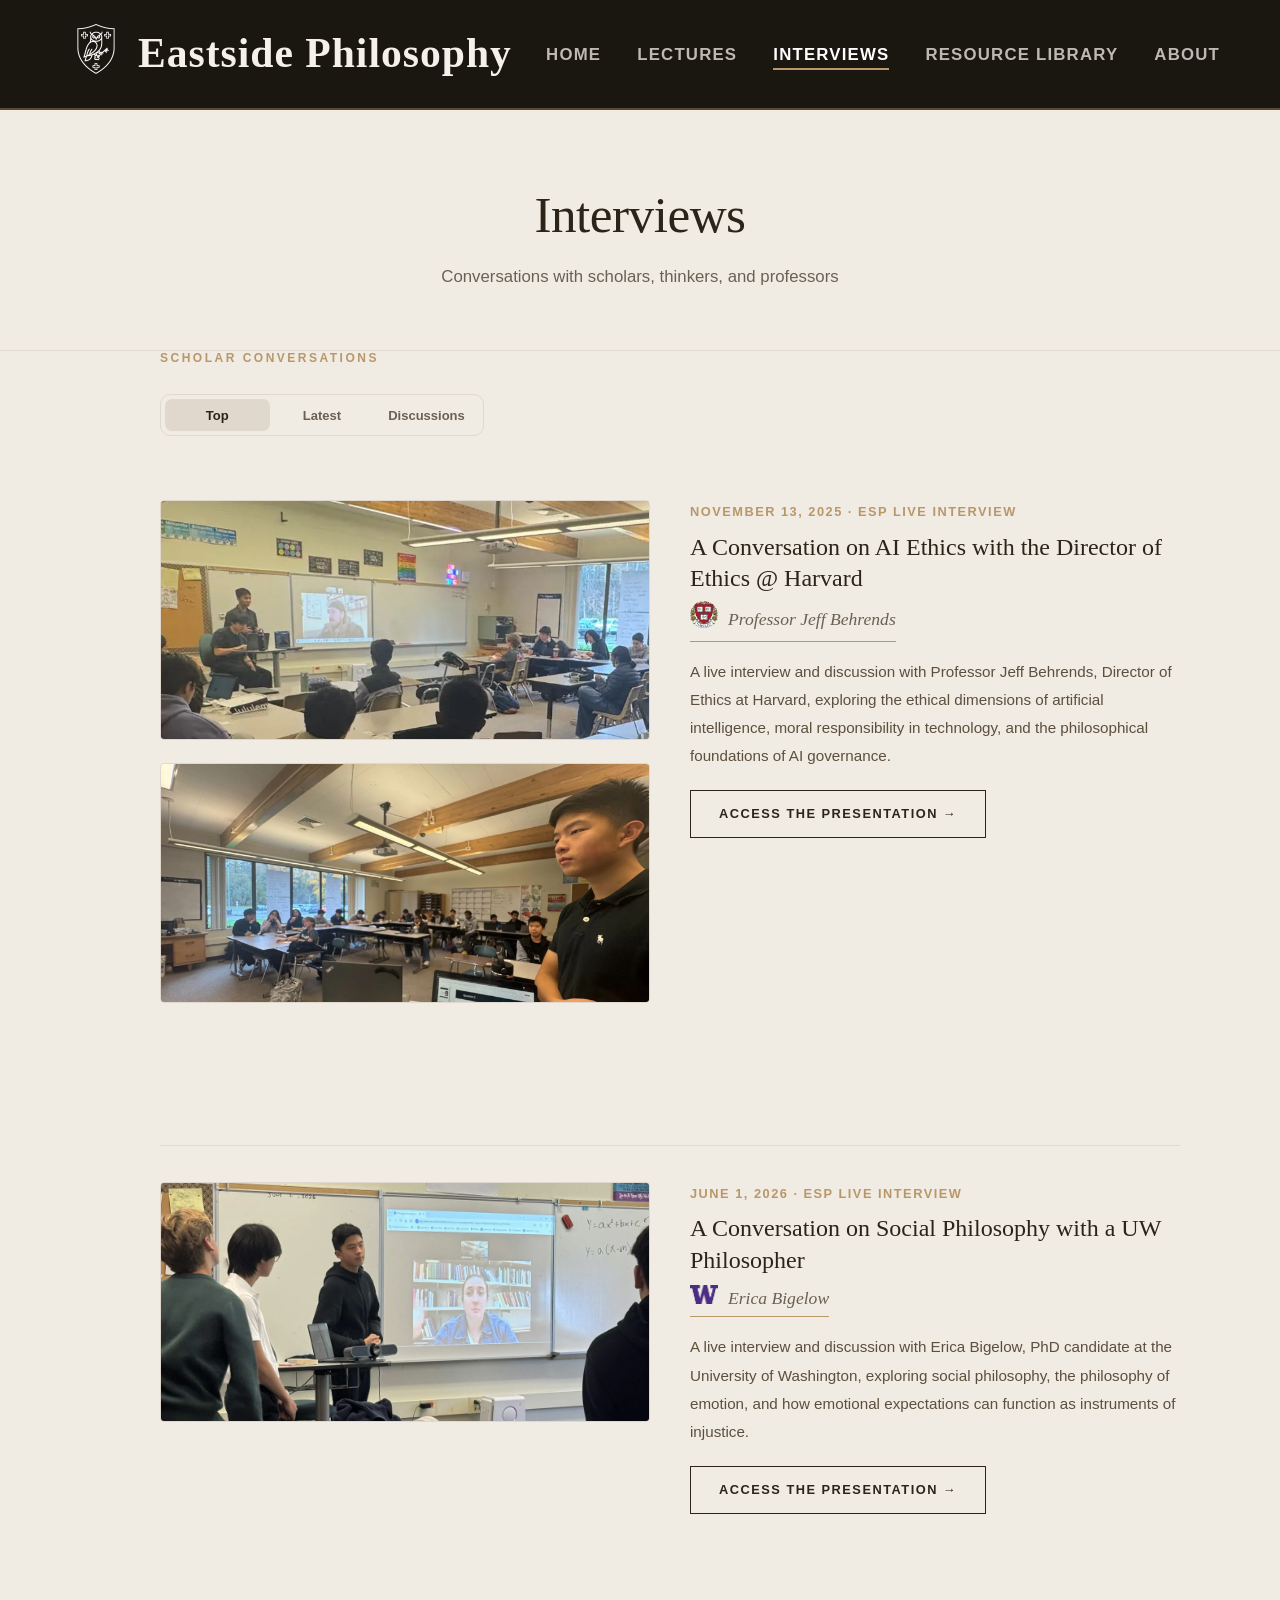
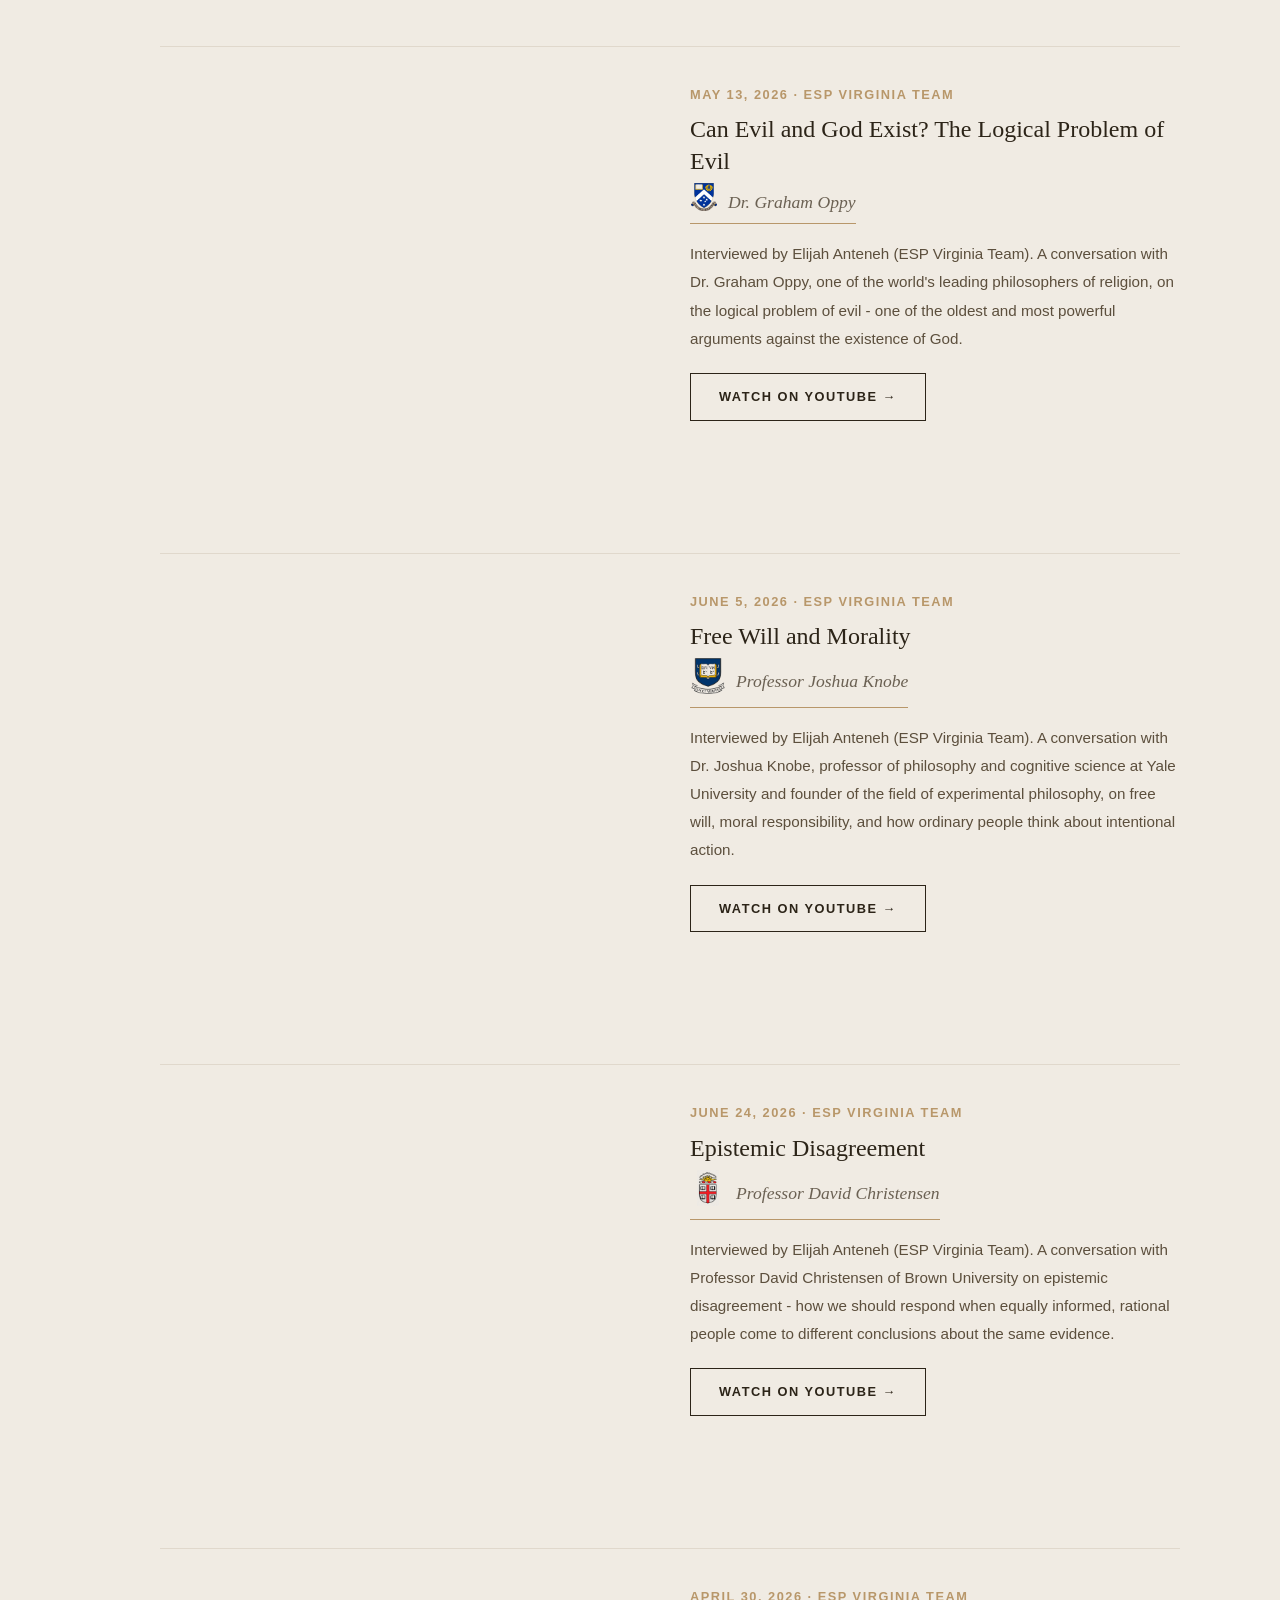
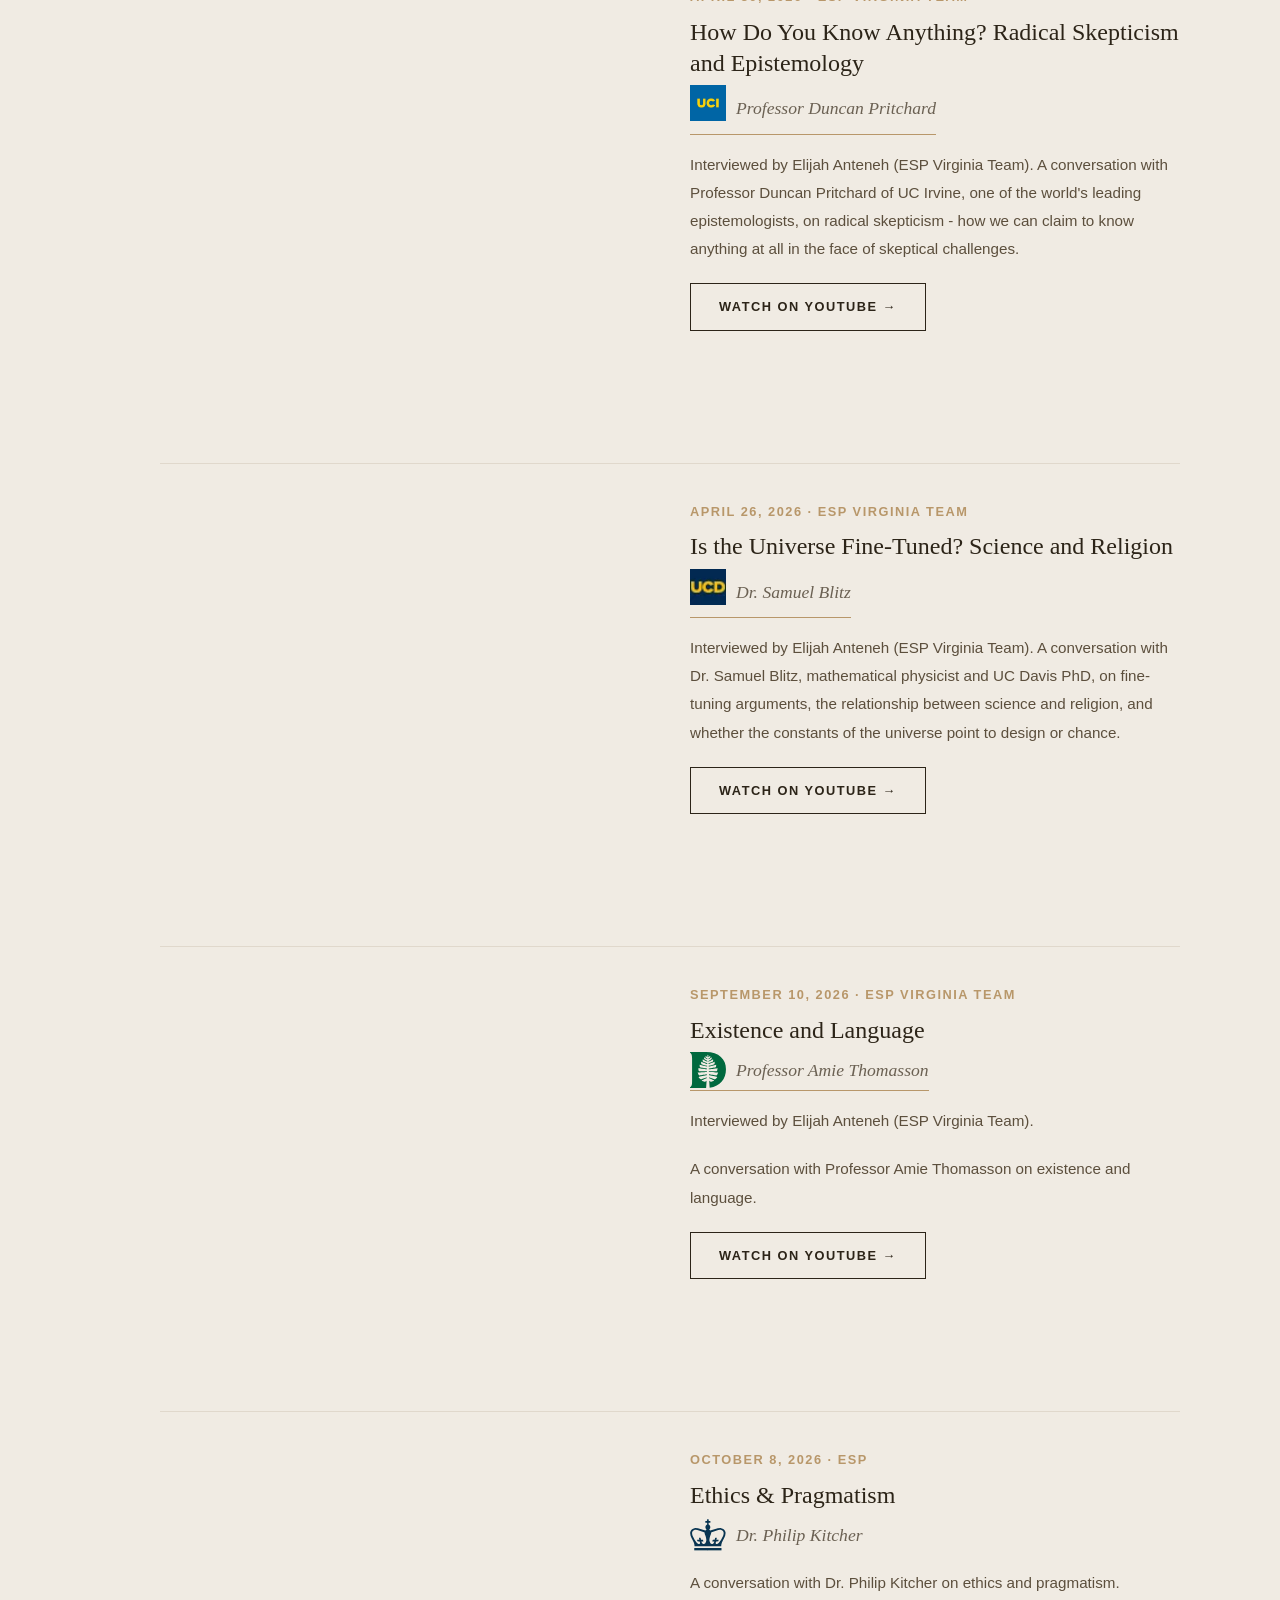
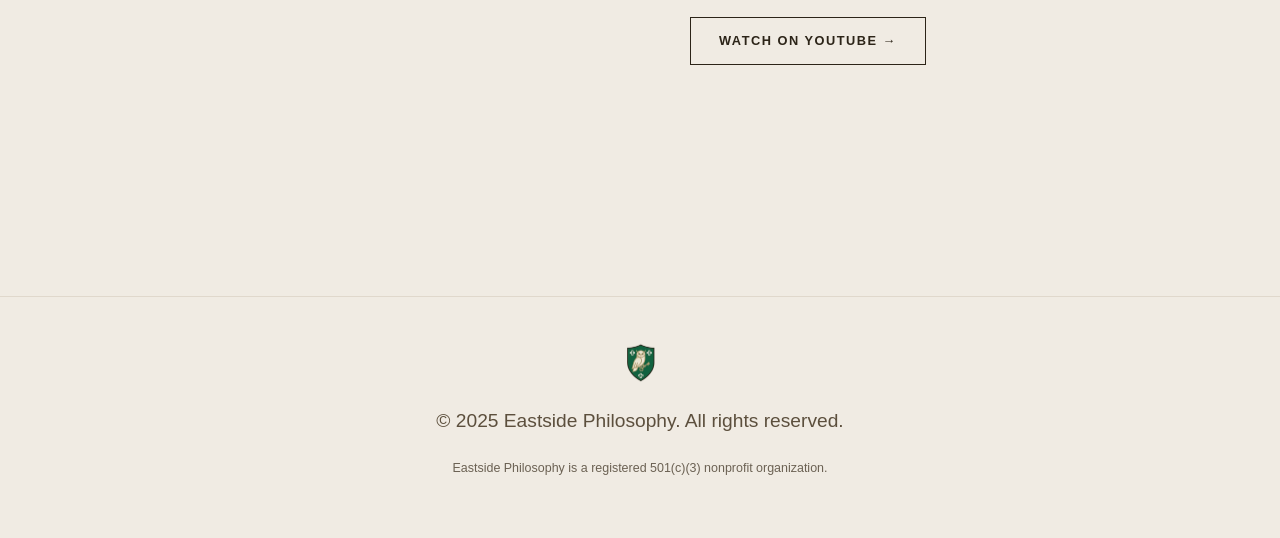
<file: interviews.html>
<!DOCTYPE html>
<html lang="en">
<head>
  <meta charset="UTF-8">
  <link rel="icon" href="favicon.ico" type="image/x-icon">
  <link rel="apple-touch-icon" href="apple-touch-icon.png">
  <meta name="viewport" content="width=device-width, initial-scale=1.0">
  <meta name="description" content="Watch interviews and conversations with university scholars and professors hosted by Eastside Philosophy, including guests from Harvard and the University of Washington.">
  <meta name="robots" content="index, follow">
  <meta property="og:type" content="website">
  <meta property="og:site_name" content="Eastside Philosophy">
  <meta property="og:title" content="Interviews — Eastside Philosophy">
  <meta property="og:description" content="Watch interviews and conversations with university scholars and professors hosted by Eastside Philosophy, including guests from Harvard and the University of Washington.">
  <meta property="og:url" content="https://eastsidephilosophy.org/interviews">
  <meta property="og:image" content="https://eastsidephilosophy.org/images/school-of-athens.jpg">
  <meta property="og:image:width" content="1280">
  <meta property="og:image:height" content="993">
  <meta name="twitter:card" content="summary_large_image">
  <link rel="canonical" href="https://eastsidephilosophy.org/interviews">
  <meta http-equiv="Content-Security-Policy" content="default-src 'self'; script-src 'self' 'unsafe-inline'; style-src 'self' 'unsafe-inline' https://fonts.googleapis.com; font-src https://fonts.gstatic.com; img-src 'self' data:; connect-src 'self'; frame-src 'self' https://www.youtube.com; object-src 'none'; base-uri 'self'; form-action 'self' https://formsubmit.co;">
  <link rel="preconnect" href="https://fonts.googleapis.com">
  <link rel="preconnect" href="https://fonts.gstatic.com" crossorigin>
  <link rel="stylesheet" href="https://fonts.googleapis.com/css2?family=Cinzel:wght@400;500;600;700&family=Cormorant+Garamond:ital,wght@0,300;0,400;0,500;0,600;0,700;1,400;1,500&family=Inter:wght@300;400;500;600&display=swap">
  <title>Interviews — Eastside Philosophy</title>
  <link rel="stylesheet" href="styles.css?v=80">

<style>
.sort-toggle[hidden]{display:none}
.sort-toggle{position:relative;display:inline-grid;grid-template-columns:1fr 1fr 1fr;isolation:isolate;border:1px solid var(--light-border);border-radius:10px;background:transparent;padding:4px;margin:12px 0 28px;font-family:var(--sans)}
.sort-tab{position:relative;z-index:1;background:transparent;border:0;padding:0 14px;height:32px;font:600 13px var(--sans);color:var(--warm-gray);cursor:pointer;border-radius:7px}
.sort-tab[aria-pressed="true"]{color:var(--dark-brown)}
.sort-tab:focus-visible{outline:2px solid var(--dark-brown);outline-offset:2px}
.sort-indicator{position:absolute;z-index:0;top:4px;left:4px;height:calc(100% - 8px);width:calc((100% - 8px)/3);background:var(--light-border);border-radius:7px;transition:transform .2s ease;pointer-events:none}
.sort-toggle[data-active="1"] .sort-indicator{transform:translateX(100%)}
.sort-toggle[data-active="2"] .sort-indicator{transform:translateX(200%)}
@media(prefers-reduced-motion:reduce){.sort-indicator{transition:none}}
</style>

</head>
<body>
<script>
// Force all content visible immediately - no animations
document.addEventListener('DOMContentLoaded', function() {
  document.querySelectorAll('.animate-on-scroll').forEach(function(el) {
    el.classList.remove('animate-on-scroll');
    el.style.opacity = '1';
    el.style.transform = 'none';
  });
  document.querySelectorAll('.section, .lecture-card, .team-card, .resource-item, .event-card, .forum-placeholder').forEach(function(el) {
    el.style.opacity = '1';
    el.style.transform = 'none';
    el.style.transition = 'none';
  });
});
</script>

  <!-- Navigation -->
  <nav class="site-nav">
    <span class="nav-logo" style="cursor:default;color:#F5F0EA;pointer-events:none;text-decoration:none;"><picture><source srcset="images/crest.png.webp" type="image/webp"><img src="images/crest.png" alt="ESP" class="nav-logo-img" width="144" height="144" decoding="async"></picture>Eastside Philosophy</span>
    <button class="nav-toggle" onclick="document.querySelector('.nav-links').classList.toggle('open')" aria-label="Menu">
      <span></span><span></span><span></span>
    </button>
    <ul class="nav-links">
      <li><a href="/">Home</a></li>
      <li><a href="/lectures">Lectures</a></li>
      <li><a href="/interviews" class="active">Interviews</a></li>
      <li><a href="/resources">Resource Library</a></li>
      <li class="nav-dropdown"><a href="/about">About</a><ul class="dropdown-menu"><li><a href="/about">About Us</a></li><li><a href="/join">Get Involved</a></li></ul></li>
    </ul>
  </nav>

  <main>
  <!-- Page Header -->
  <div class="page-header">
    <h1>Interviews</h1>
    <p class="subtitle">Conversations with scholars, thinkers, and professors</p>
  </div>

  <div class="page-container wide">
    <h2 class="section-label" id="list-label">Scholar Conversations</h2>

    
    <div class="sort-toggle" role="group" aria-label="Sort interviews" hidden>
      <button type="button" id="sort-top" aria-pressed="true" aria-controls="interviews-list" class="sort-tab">Top</button>
      <button type="button" id="sort-latest" aria-pressed="false" aria-controls="interviews-list" class="sort-tab">Latest</button>
      <button type="button" id="sort-discussions" aria-pressed="false" aria-controls="discussions-list" class="sort-tab">Discussions</button>
      <span class="sort-indicator" aria-hidden="true"></span>
    </div>

<div id="interviews-list" class="interviews-list">
<!-- Interview 1 -->
    <div class="section">
      <div class="lecture-card">
        <div class="lecture-images stacked">
          <picture><source srcset="images/interview-classroom.jpg.webp" type="image/webp"><img src="images/interview-classroom.jpg" alt="Classroom during interview with Professor Behrends"  style="object-position: center 40%;" width="369" height="800" decoding="async"></picture>
          <picture><source srcset="images/interview-presenter.jpg.webp" type="image/webp"><img src="images/interview-presenter.jpg" alt="Students presenting during interview session" style="object-position: center 30%;" width="800" height="600" decoding="async"></picture>
        </div>
        <div class="lecture-info">
          <p class="date">November 13, 2025 · ESP Live Interview</p>
          <h3>A Conversation on AI Ethics with the Director of Ethics @ Harvard</h3>
          <p class="lecture-subtitle" style="display: flex; align-items: center; gap: 10px;">
            <a href="https://philosophy.fas.harvard.edu/people/jeff-behrends" target="_blank" rel="noopener" style="display: inline-flex; align-items: center; gap: 10px; color: inherit; text-decoration: none; border-bottom: 1.5px solid #B8976A; padding-bottom: 2px; transition: all 0.25s ease; cursor: pointer;" onmouseover="this.style.color='#B8976A'; this.style.fontWeight='700'; this.style.fontSize='1.08em'" onmouseout="this.style.color='inherit'; this.style.fontWeight=''; this.style.fontSize=''">
              <picture><source srcset="images/harvard-logo.png.webp" type="image/webp"><img src="images/harvard-logo.png" alt="Harvard" style="width: 28px; height: 28px; object-fit: contain;" width="200" height="195" decoding="async"></picture> Professor Jeff Behrends
            </a>
          </p>
          <p>A live interview and discussion with Professor Jeff Behrends, Director of Ethics at Harvard, exploring the ethical dimensions of artificial intelligence, moral responsibility in technology, and the philosophical foundations of AI governance.</p>
          <a href="Behrends-AI-Ethics.pptx" class="btn" download>Access the Presentation →</a>
        </div>
      </div>
    </div>

    <!-- Interview 2 -->
    <div class="section">
      <div class="lecture-card">
        <div class="lecture-images stacked">
          <picture><source srcset="images/erica-bigelow-classroom-2.jpg.webp" type="image/webp"><img src="images/erica-bigelow-classroom-2.jpg" alt="Students watching Erica Bigelow on the projector" width="1000" height="750" decoding="async"></picture>
        </div>
        <div class="lecture-info">
          <p class="date">June 1, 2026 · ESP Live Interview</p>
          <h3>A Conversation on Social Philosophy with a UW Philosopher</h3>
          <p class="lecture-subtitle" style="display: flex; align-items: center; gap: 10px;">
            <a href="https://sites.google.com/uw.edu/ericabigelow/home" target="_blank" rel="noopener" style="display: inline-flex; align-items: center; gap: 10px; color: inherit; text-decoration: none; border-bottom: 1.5px solid #B8976A; padding-bottom: 2px; transition: all 0.25s ease; cursor: pointer;" onmouseover="this.style.color='#B8976A'; this.style.fontWeight='700'; this.style.fontSize='1.08em'" onmouseout="this.style.color='inherit'; this.style.fontWeight=''; this.style.fontSize=''">
              <picture><source srcset="images/uw-logo.png.webp" type="image/webp"><img src="images/uw-logo.png" alt="University of Washington" style="width: 28px; height: 19px; object-fit: contain;" width="450" height="303" decoding="async"></picture> Erica Bigelow
            </a>
          </p>
          <p>A live interview and discussion with Erica Bigelow, PhD candidate at the University of Washington, exploring social philosophy, the philosophy of emotion, and how emotional expectations can function as instruments of injustice.</p>
          <a href="Erika-Bigelow-Interview.pptx" class="btn" download>Access the Presentation &rarr;</a>
        </div>
      </div>
    </div>

    <!-- Interview 3 - Graham Oppy (Inference Studios) -->
    <div class="section">
      <div class="lecture-card">
        <div class="lecture-images stacked">
          <div style="position:relative;padding-bottom:56.25%;height:0;overflow:hidden;border-radius:4px;">
            <iframe loading="lazy" src="https://www.youtube.com/embed/-9LirN2x0Gc" style="position:absolute;top:0;left:0;width:100%;height:100%;border:none;" allowfullscreen title="Can evil and God exist? - Dr. Graham Oppy"></iframe>
          </div>
        </div>
        <div class="lecture-info">
          <p class="date">May 13, 2026 · ESP Virginia Team</p>
          <h3>Can Evil and God Exist? The Logical Problem of Evil</h3>
          <p class="lecture-subtitle" style="display: flex; align-items: center; gap: 10px;">
            <a href="https://research.monash.edu/en/persons/graham-oppy" target="_blank" rel="noopener" style="display: inline-flex; align-items: center; gap: 10px; color: inherit; text-decoration: none; border-bottom: 1.5px solid #B8976A; padding-bottom: 2px; transition: all 0.25s ease; cursor: pointer;" onmouseover="this.style.color='#B8976A'; this.style.fontWeight='700'; this.style.fontSize='1.08em'" onmouseout="this.style.color='inherit'; this.style.fontWeight=''; this.style.fontSize=''">
              <picture><source srcset="images/monash-logo.png.webp" type="image/webp"><img src="images/monash-logo.png" alt="Monash University" style="width: 28px; height: 28px; object-fit: contain;" width="128" height="128" decoding="async"></picture> Dr. Graham Oppy
            </a>
          </p>
          <p>Interviewed by Elijah Anteneh (ESP Virginia Team). A conversation with Dr. Graham Oppy, one of the world's leading philosophers of religion, on the logical problem of evil - one of the oldest and most powerful arguments against the existence of God.</p>
          <a href="https://www.youtube.com/watch?v=-9LirN2x0Gc" class="btn" target="_blank" rel="noopener">Watch on YouTube &rarr;</a>
        </div>
      </div>
    </div>

    <!-- Interview 4 - Joshua Knobe -->
    <div class="section">
      <div class="lecture-card">
        <div class="lecture-images stacked">
          <div style="position:relative;padding-bottom:56.25%;height:0;overflow:hidden;border-radius:4px;">
            <iframe loading="lazy" src="https://www.youtube.com/embed/VP-RkW8mPYs" style="position:absolute;top:0;left:0;width:100%;height:100%;border:none;" allowfullscreen title="Free Will and Morality - Interview with Dr. Joshua Knobe"></iframe>
          </div>
        </div>
        <div class="lecture-info">
          <p class="date">June 5, 2026 · ESP Virginia Team</p>
          <h3>Free Will and Morality</h3>
          <p class="lecture-subtitle" style="display: flex; align-items: center; gap: 10px;">
            <a href="https://campuspress.yale.edu/joshuaknobe/" target="_blank" rel="noopener" style="display: inline-flex; align-items: center; gap: 10px; color: inherit; text-decoration: none; border-bottom: 1.5px solid #B8976A; padding-bottom: 2px; transition: all 0.25s ease; cursor: pointer;" onmouseover="this.style.color='#B8976A'; this.style.fontWeight='700'; this.style.fontSize='1.08em'" onmouseout="this.style.color='inherit'; this.style.fontWeight=''; this.style.fontSize=''">
              <picture><source srcset="images/yale-logo.png.webp?v=2" type="image/webp"><img src="images/yale-logo.png?v=2" alt="Yale University" style="width: 36px; height: 36px; object-fit: contain;" width="190" height="200" decoding="async"></picture> Professor Joshua Knobe
            </a>
          </p>
          <p>Interviewed by Elijah Anteneh (ESP Virginia Team). A conversation with Dr. Joshua Knobe, professor of philosophy and cognitive science at Yale University and founder of the field of experimental philosophy, on free will, moral responsibility, and how ordinary people think about intentional action.</p>
          <a href="https://www.youtube.com/watch?v=VP-RkW8mPYs" class="btn" target="_blank" rel="noopener">Watch on YouTube &rarr;</a>
        </div>
      </div>
    </div>

    <!-- Interview 5 - David Christensen -->
    <div class="section">
      <div class="lecture-card">
        <div class="lecture-images stacked">
          <div style="position:relative;padding-bottom:56.25%;height:0;overflow:hidden;border-radius:4px;">
            <iframe loading="lazy" src="https://www.youtube.com/embed/MerMKnPjIOE" style="position:absolute;top:0;left:0;width:100%;height:100%;border:none;" allowfullscreen title="Epistemic Disagreement - Professor David Christensen"></iframe>
          </div>
        </div>
        <div class="lecture-info">
          <p class="date">June 24, 2026 · ESP Virginia Team</p>
          <h3>Epistemic Disagreement</h3>
          <p class="lecture-subtitle" style="display: flex; align-items: center; gap: 10px;">
            <a href="https://philosophy.brown.edu/people/david-christensen" target="_blank" rel="noopener" style="display: inline-flex; align-items: center; gap: 10px; color: inherit; text-decoration: none; border-bottom: 1.5px solid #B8976A; padding-bottom: 2px; transition: all 0.25s ease; cursor: pointer;" onmouseover="this.style.color='#B8976A'; this.style.fontWeight='700'; this.style.fontSize='1.08em'" onmouseout="this.style.color='inherit'; this.style.fontWeight=''; this.style.fontSize=''">
              <picture><source srcset="images/brown-logo.png.webp?v=2" type="image/webp"><img src="images/brown-logo.png?v=2" alt="Brown University" style="width: 36px; height: 36px; object-fit: contain;" width="125" height="200" decoding="async"></picture> Professor David Christensen
            </a>
          </p>
          <p>Interviewed by Elijah Anteneh (ESP Virginia Team). A conversation with Professor David Christensen of Brown University on epistemic disagreement - how we should respond when equally informed, rational people come to different conclusions about the same evidence.</p>
          <a href="https://www.youtube.com/watch?v=MerMKnPjIOE" class="btn" target="_blank" rel="noopener">Watch on YouTube &rarr;</a>
        </div>
      </div>
    </div>

    <!-- Interview 6 - Duncan Pritchard -->
    <div class="section">
      <div class="lecture-card">
        <div class="lecture-images stacked">
          <div style="position:relative;padding-bottom:56.25%;height:0;overflow:hidden;border-radius:4px;">
            <iframe loading="lazy" src="https://www.youtube.com/embed/_P01AGkdino" style="position:absolute;top:0;left:0;width:100%;height:100%;border:none;" allowfullscreen title="How do you know anything? - Professor Duncan Pritchard"></iframe>
          </div>
        </div>
        <div class="lecture-info">
          <p class="date">April 30, 2026 · ESP Virginia Team</p>
          <h3>How Do You Know Anything? Radical Skepticism and Epistemology</h3>
          <p class="lecture-subtitle" style="display: flex; align-items: center; gap: 10px;">
            <a href="https://www.faculty.uci.edu/profile/?facultyId=6341" target="_blank" rel="noopener" style="display: inline-flex; align-items: center; gap: 10px; color: inherit; text-decoration: none; border-bottom: 1.5px solid #B8976A; padding-bottom: 2px; transition: all 0.25s ease; cursor: pointer;" onmouseover="this.style.color='#B8976A'; this.style.fontWeight='700'; this.style.fontSize='1.08em'" onmouseout="this.style.color='inherit'; this.style.fontWeight=''; this.style.fontSize=''">
              <picture><source srcset="images/uci-logo.png.webp" type="image/webp"><img src="images/uci-logo.png" alt="UC Irvine" style="width: 36px; height: 36px; object-fit: contain;" width="128" height="128" decoding="async"></picture> Professor Duncan Pritchard
            </a>
          </p>
          <p>Interviewed by Elijah Anteneh (ESP Virginia Team). A conversation with Professor Duncan Pritchard of UC Irvine, one of the world's leading epistemologists, on radical skepticism - how we can claim to know anything at all in the face of skeptical challenges.</p>
          <a href="https://www.youtube.com/watch?v=_P01AGkdino" class="btn" target="_blank" rel="noopener">Watch on YouTube &rarr;</a>
        </div>
      </div>
    </div>

    <!-- Interview 7 - Samuel Blitz -->
    <div class="section">
      <div class="lecture-card">
        <div class="lecture-images stacked">
          <div style="position:relative;padding-bottom:56.25%;height:0;overflow:hidden;border-radius:4px;">
            <iframe loading="lazy" src="https://www.youtube.com/embed/WW6VKLCVCF4" style="position:absolute;top:0;left:0;width:100%;height:100%;border:none;" allowfullscreen title="Is the universe fine-tuned? - Dr. Samuel Blitz"></iframe>
          </div>
        </div>
        <div class="lecture-info">
          <p class="date">April 26, 2026 · ESP Virginia Team</p>
          <h3>Is the Universe Fine-Tuned? Science and Religion</h3>
          <p class="lecture-subtitle" style="display: flex; align-items: center; gap: 10px;">
            <a href="https://www.youtube.com/@DrBlitzDebunks" target="_blank" rel="noopener" style="display: inline-flex; align-items: center; gap: 10px; color: inherit; text-decoration: none; border-bottom: 1.5px solid #B8976A; padding-bottom: 2px; transition: all 0.25s ease; cursor: pointer;" onmouseover="this.style.color='#B8976A'; this.style.fontWeight='700'; this.style.fontSize='1.08em'" onmouseout="this.style.color='inherit'; this.style.fontWeight=''; this.style.fontSize=''">
              <picture><source srcset="images/ucdavis-logo.png.webp" type="image/webp"><img src="images/ucdavis-logo.png" alt="UC Davis" style="width: 36px; height: 36px; object-fit: contain;" width="128" height="128" decoding="async"></picture> Dr. Samuel Blitz
            </a>
          </p>
          <p>Interviewed by Elijah Anteneh (ESP Virginia Team). A conversation with Dr. Samuel Blitz, mathematical physicist and UC Davis PhD, on fine-tuning arguments, the relationship between science and religion, and whether the constants of the universe point to design or chance.</p>
          <a href="https://www.youtube.com/watch?v=WW6VKLCVCF4" class="btn" target="_blank" rel="noopener">Watch on YouTube &rarr;</a>
        </div>
      </div>
    </div>

    <!-- Interview 8 - Amie Thomasson -->
    <div class="section">
      <div class="lecture-card">
        <div class="lecture-images stacked">
          <div style="position:relative;padding-bottom:56.25%;height:0;overflow:hidden;border-radius:4px;">
            <iframe loading="lazy" src="https://www.youtube.com/embed/7tMZF31BDpU" style="position:absolute;top:0;left:0;width:100%;height:100%;border:none;" allowfullscreen title="Existence and Language — Interview with Professor Amie Thomasson"></iframe>
          </div>
        </div>
        <div class="lecture-info">
          <p class="date">September 10, 2026 · ESP Virginia Team</p>
          <h3>Existence and Language</h3>
          <p class="lecture-subtitle" style="display: flex; align-items: center; gap: 10px;">
            <a href="https://www.amiethomasson.org/" target="_blank" rel="noopener" style="display: inline-flex; align-items: center; gap: 10px; color: inherit; text-decoration: none; border-bottom: 1.5px solid #B8976A; padding-bottom: 2px; transition: all 0.25s ease; cursor: pointer;" onmouseover="this.style.color='#B8976A'; this.style.fontWeight='700'; this.style.fontSize='1.08em'" onmouseout="this.style.color='inherit'; this.style.fontWeight=''; this.style.fontSize=''">
              <img src="images/dartmouth-logo.svg" alt="Dartmouth College" style="width: 36px; height: 36px; object-fit: contain;" width="45" height="46" decoding="async"> Professor Amie Thomasson
            </a>
          </p>
          <p>Interviewed by Elijah Anteneh (ESP Virginia Team).</p>
          <p>A conversation with Professor Amie Thomasson on existence and language.</p>
          <a href="https://www.youtube.com/watch?v=7tMZF31BDpU" class="btn" target="_blank" rel="noopener">Watch on YouTube &rarr;</a>
        </div>
      </div>
    </div>

    <!-- Interview 9 - Philip Kitcher (ESP) -->
    <div class="section" id="philip-kitcher-interview">
      <div class="lecture-card">
        <div class="lecture-images stacked">
          <div style="position:relative;padding-bottom:56.25%;height:0;overflow:hidden;border-radius:4px;">
            <iframe loading="lazy" src="https://www.youtube.com/embed/D0AFe6APZhU" style="position:absolute;top:0;left:0;width:100%;height:100%;border:none;" allowfullscreen title="Ethics &amp; Pragmatism — Dr. Philip Kitcher"></iframe>
          </div>
        </div>
        <div class="lecture-info">
          <p class="date">October 8, 2026 · ESP</p>
          <h3>Ethics &amp; Pragmatism</h3>
          <p class="lecture-subtitle" style="display: flex; align-items: center; gap: 10px;">
            <img src="images/columbia-logo.svg" alt="Columbia University" style="width: 36px; height: 36px; object-fit: contain; flex-shrink: 0;" width="165" height="145" decoding="async"> <span>Dr. Philip Kitcher</span>
          </p>
          <p>A conversation with Dr. Philip Kitcher on ethics and pragmatism.</p>
          <a href="https://www.youtube.com/watch?v=D0AFe6APZhU" class="btn" target="_blank" rel="noopener">Watch on YouTube &rarr;</a>
        </div>
      </div>
    </div>

  </div>

    <div id="discussions-list" class="interviews-list">
    <!-- Discussion 1 - jetbundle -->
    <div class="section">
      <div class="lecture-card">
        <div class="lecture-images stacked">
          <div style="position:relative;padding-bottom:56.25%;height:0;overflow:hidden;border-radius:4px;">
            <iframe loading="lazy" src="https://www.youtube.com/embed/ssCKct-v0HE" style="position:absolute;top:0;left:0;width:100%;height:100%;border:none;" allowfullscreen title="A Discussion on Metaphysics and Mathematics"></iframe>
          </div>
        </div>
        <div class="lecture-info">
          <p class="date">September 6, 2026 · in collaboration with jetbundle</p>
          <h3>A Discussion on Metaphysics and Mathematics</h3>
          <p class="lecture-subtitle" style="display:flex;align-items:center;gap:12px;flex-wrap:wrap;">
            <span>Hennry Lou and Rudra Pandey (ESP) with jetbundle</span>
            <span style="display:inline-flex;align-items:center;gap:10px;">
              <a href="https://www.youtube.com/channel/UCKuknAtsPo1lKfLdcC0nhrg" target="_blank" rel="noopener" aria-label="jetbundle on YouTube" title="jetbundle on YouTube" style="display:inline-flex;color:#8A7E6B;transition:color .2s ease;" onmouseover="this.style.color='#B8976A'" onmouseout="this.style.color='#8A7E6B'"><svg width="20" height="20" viewBox="0 0 24 24" fill="currentColor" aria-hidden="true"><path d="M23.5 6.2a3 3 0 0 0-2.1-2.1C19.5 3.6 12 3.6 12 3.6s-7.5 0-9.4.5A3 3 0 0 0 .5 6.2 31 31 0 0 0 0 12a31 31 0 0 0 .5 5.8 3 3 0 0 0 2.1 2.1c1.9.5 9.4.5 9.4.5s7.5 0 9.4-.5a3 3 0 0 0 2.1-2.1A31 31 0 0 0 24 12a31 31 0 0 0-.5-5.8zM9.6 15.6V8.4l6.2 3.6-6.2 3.6z"/></svg></a>
              <a href="https://jetbundle.github.io/" target="_blank" rel="noopener" aria-label="jetbundle on GitHub" title="jetbundle on GitHub" style="display:inline-flex;color:#8A7E6B;transition:color .2s ease;" onmouseover="this.style.color='#B8976A'" onmouseout="this.style.color='#8A7E6B'"><svg width="20" height="20" viewBox="0 0 24 24" fill="currentColor" aria-hidden="true"><path d="M12 .5C5.7.5.5 5.7.5 12c0 5.1 3.3 9.4 7.9 10.9.6.1.8-.3.8-.6v-2c-3.2.7-3.9-1.4-3.9-1.4-.5-1.3-1.3-1.7-1.3-1.7-1-.7.1-.7.1-.7 1.2.1 1.8 1.2 1.8 1.2 1 1.8 2.7 1.3 3.4 1 .1-.8.4-1.3.7-1.6-2.6-.3-5.3-1.3-5.3-5.7 0-1.3.5-2.3 1.2-3.1-.1-.3-.5-1.5.1-3.1 0 0 1-.3 3.2 1.2a11 11 0 0 1 5.8 0c2.2-1.5 3.2-1.2 3.2-1.2.6 1.6.2 2.8.1 3.1.8.8 1.2 1.8 1.2 3.1 0 4.4-2.7 5.4-5.3 5.7.4.4.8 1.1.8 2.2v3.2c0 .3.2.7.8.6 4.6-1.5 7.9-5.8 7.9-10.9C23.5 5.7 18.3.5 12 .5z"/></svg></a>
            </span>
          </p>
          <p>An open conversation on the metaphysics of mathematics: whether mathematical objects exist independently of us, what it means for a proof to be true, and where mathematics meets physics.</p>
          <a href="https://www.youtube.com/watch?v=ssCKct-v0HE" class="btn" target="_blank" rel="noopener">Watch on YouTube &rarr;</a>
        </div>
      </div>
    </div>
    </div>
  </div>

  </main>
  <footer class="site-footer">
    <picture><source srcset="images/esp-crest-color-transparent.png.webp" type="image/webp"><img src="images/esp-crest-color-transparent.png" alt="ESP" style="width:40px;height:auto;margin-bottom:10px;" width="80" height="99" decoding="async"></picture>
    <p>&copy; 2025 Eastside Philosophy. All rights reserved.</p>
    <p style="font-size:0.78rem;margin-top:6px;color:var(--warm-gray);">Eastside Philosophy is a registered 501(c)(3) nonprofit organization.</p>
  </footer>

  <script src="animations.js?v=11"></script>

<script>
document.addEventListener('DOMContentLoaded', function () {
  var list = document.getElementById('interviews-list');
  var discussions = document.getElementById('discussions-list');
  var label = document.getElementById('list-label');
  var toggle = document.querySelector('.sort-toggle');
  var buttons = [document.getElementById('sort-top'), document.getElementById('sort-latest'), document.getElementById('sort-discussions')];
  // Top retains the site's existing editorial order, not an invented popularity score.
  var featured = Array.from(list.children).filter(function (el) { return el.classList.contains('section'); });
  var months = ['January','February','March','April','May','June','July','August','September','October','November','December'];
  function dateValue(el) {
    var date = el.querySelector('.date');
    var match = date && date.textContent.match(/([A-Za-z]+) (\d{1,2}), (\d{4})/);
    if (!match || months.indexOf(match[1]) < 0) return -Infinity;
    return Date.UTC(Number(match[3]), months.indexOf(match[1]), Number(match[2]));
  }
  var latest = featured.slice().sort(function (a, b) {
    var da = dateValue(a), db = dateValue(b);
    return da === db ? featured.indexOf(a) - featured.indexOf(b) : (da > db ? -1 : 1);
  });
  function select(index) {
    if (index < 2) {
      (index === 0 ? featured : latest).forEach(function (el) { list.appendChild(el); });
    }
    list.hidden = index === 2;
    discussions.hidden = index !== 2;
    label.textContent = index === 2 ? 'Discussions' : 'Scholar Conversations';
    buttons.forEach(function (button, i) { button.setAttribute('aria-pressed', String(i === index)); });
    toggle.dataset.active = String(index);
  }
  buttons.forEach(function (button, index) {
    button.addEventListener('click', function () { select(index); });
    button.addEventListener('keydown', function (event) {
      var next;
      if (event.key === 'ArrowLeft') next = (index + 2) % 3;
      else if (event.key === 'ArrowRight') next = (index + 1) % 3;
      else if (event.key === 'Home') next = 0;
      else if (event.key === 'End') next = 2;
      else return;
      event.preventDefault();
      buttons[next].focus();
      select(next);
    });
  });
  toggle.hidden = false;
  select(0);
});
</script>

</body>
</html>
</file>
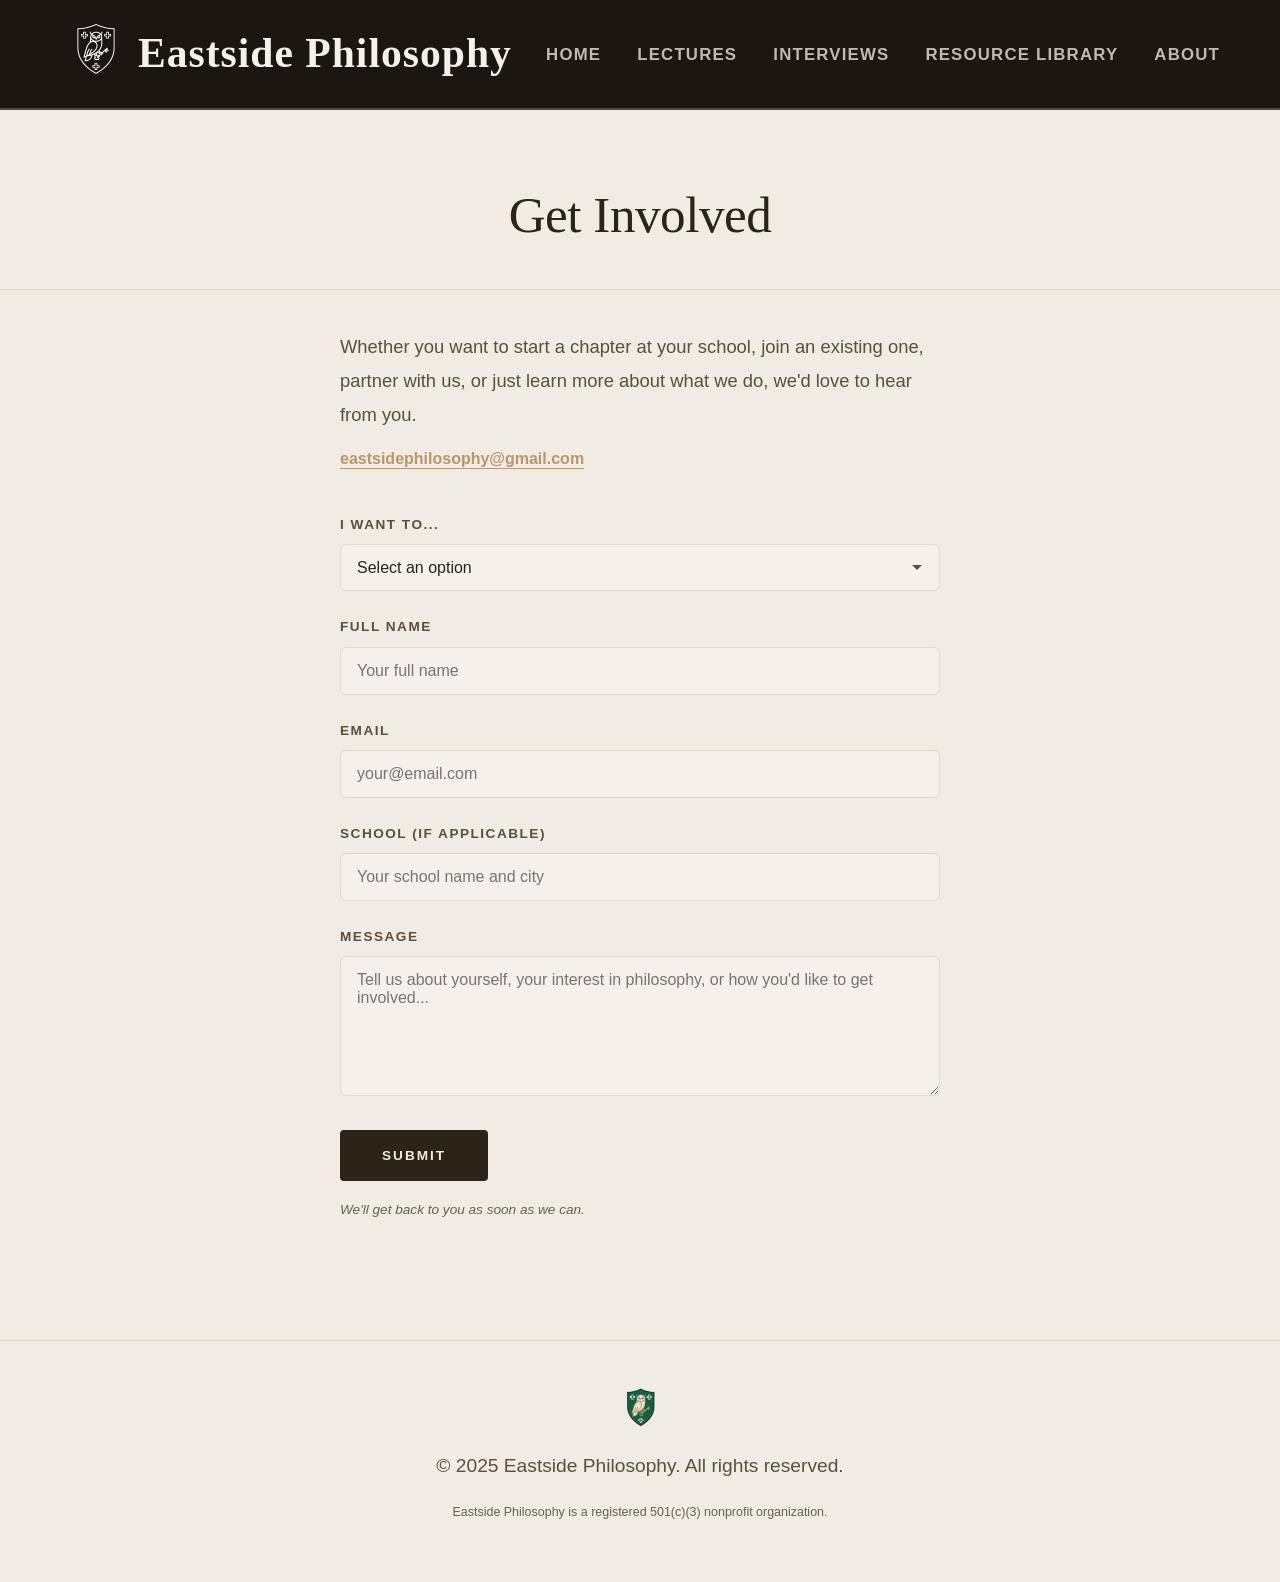
<file: join.html>
<!DOCTYPE html>
<html lang="en">
<head>
  <meta charset="UTF-8">
  <link rel="icon" href="favicon.ico" type="image/x-icon">
  <link rel="apple-touch-icon" href="apple-touch-icon.png">
  <meta name="viewport" content="width=device-width, initial-scale=1.0">
  <meta name="description" content="Start a philosophy chapter at your school, join an existing one, or partner with Eastside Philosophy. Contact us to get involved.">
  <meta name="robots" content="index, follow">
  <meta property="og:type" content="website">
  <meta property="og:site_name" content="Eastside Philosophy">
  <meta property="og:title" content="Get Involved — Eastside Philosophy">
  <meta property="og:description" content="Start a philosophy chapter at your school, join an existing one, or partner with Eastside Philosophy. Contact us to get involved.">
  <meta property="og:url" content="https://eastsidephilosophy.org/join">
  <meta property="og:image" content="https://eastsidephilosophy.org/images/school-of-athens.jpg">
  <meta property="og:image:width" content="1280">
  <meta property="og:image:height" content="993">
  <meta name="twitter:card" content="summary_large_image">
  <link rel="canonical" href="https://eastsidephilosophy.org/join">
  <meta http-equiv="Content-Security-Policy" content="default-src 'self'; script-src 'self' 'unsafe-inline'; style-src 'self' 'unsafe-inline' https://fonts.googleapis.com; font-src https://fonts.gstatic.com; img-src 'self' data:; connect-src 'self'; frame-src 'none'; object-src 'none'; base-uri 'self'; form-action 'self' https://formsubmit.co;">
  <link rel="preconnect" href="https://fonts.googleapis.com">
  <link rel="preconnect" href="https://fonts.gstatic.com" crossorigin>
  <link rel="stylesheet" href="https://fonts.googleapis.com/css2?family=Cinzel:wght@400;500;600;700&family=Cormorant+Garamond:ital,wght@0,300;0,400;0,500;0,600;0,700;1,400;1,500&family=Inter:wght@300;400;500;600&display=swap">
  <title>Get Involved — Eastside Philosophy</title>
  <link rel="stylesheet" href="styles.css?v=80">
  <style>
    .join-container {
      max-width: 680px;
      margin: 0 auto;
      padding: 40px 40px 60px;
    }
    .join-intro {
      font-size: 1.15rem;
      line-height: 1.85;
      color: var(--muted-brown);
      margin-bottom: 12px;
    }
    .join-email {
      font-family: var(--sans);
      font-size: 1rem;
      color: var(--accent-gold);
      font-weight: 600;
      margin-bottom: 40px;
    }
    .join-email a {
      color: var(--accent-gold);
      border-bottom: 1.5px solid var(--accent-gold);
      padding-bottom: 1px;
    }
    .join-email a:hover {
      color: var(--dark-brown);
      border-color: var(--dark-brown);
    }
    .form-group {
      margin-bottom: 24px;
    }
    .form-group label {
      display: block;
      font-family: var(--sans);
      font-size: 0.85rem;
      font-weight: 600;
      letter-spacing: 1.5px;
      text-transform: uppercase;
      color: var(--muted-brown);
      margin-bottom: 8px;
    }
    .form-group input,
    .form-group textarea,
    .form-group select {
      width: 100%;
      padding: 14px 16px;
      font-family: var(--sans);
      font-size: 1rem;
      color: var(--dark-brown);
      background: var(--ivory);
      border: 1.5px solid var(--light-border);
      border-radius: 6px;
      transition: border-color 0.3s ease, box-shadow 0.3s ease;
      outline: none;
      -webkit-appearance: none;
    }
    .form-group input:focus,
    .form-group textarea:focus,
    .form-group select:focus {
      border-color: var(--accent-gold);
      box-shadow: 0 0 0 3px rgba(184, 151, 106, 0.15);
    }
    .form-group textarea {
      min-height: 140px;
      resize: vertical;
    }
    .form-group select {
      cursor: pointer;
      background-image: url("data:image/svg+xml,%3Csvg xmlns='http://www.w3.org/2000/svg' width='12' height='12' viewBox='0 0 12 12'%3E%3Cpath fill='%235C4F3D' d='M6 8L1 3h10z'/%3E%3C/svg%3E");
      background-repeat: no-repeat;
      background-position: right 16px center;
      padding-right: 40px;
    }
    .form-submit {
      display: inline-block;
      font-family: var(--sans);
      font-size: 0.85rem;
      font-weight: 700;
      letter-spacing: 2px;
      text-transform: uppercase;
      color: var(--cream);
      background: var(--dark-brown);
      border: 2px solid var(--dark-brown);
      padding: 16px 40px;
      border-radius: 4px;
      cursor: pointer;
      transition: all 0.3s ease;
    }
    .form-submit:hover {
      background: var(--accent-gold);
      border-color: var(--accent-gold);
      color: #fff;
    }
    .form-note {
      font-size: 0.85rem;
      color: var(--warm-gray);
      margin-top: 16px;
      font-style: italic;
    }

    /* Chapter info box */
    .chapter-info {
      background: var(--ivory);
      border: 1.5px solid var(--light-border);
      border-radius: 8px;
      padding: 28px;
      margin-bottom: 40px;
      display: none;
    }
    .chapter-info.visible {
      display: block;
    }
    .chapter-info h2 {
      font-family: var(--serif);
      font-size: 1.3rem;
      color: var(--dark-brown);
      margin-bottom: 12px;
    }
    .chapter-info p {
      font-size: 0.95rem;
      line-height: 1.7;
      color: var(--muted-brown);
      margin-bottom: 8px;
    }
    .chapter-info ul {
      list-style: none;
      padding: 0;
      margin: 12px 0;
    }
    .chapter-info ul li {
      padding-left: 20px;
      position: relative;
      margin-bottom: 8px;
      font-size: 0.95rem;
      color: var(--muted-brown);
      line-height: 1.6;
    }
    .chapter-info ul li::before {
      content: '✓';
      position: absolute;
      left: 0;
      color: var(--accent-gold);
      font-weight: 700;
    }
  </style>
</head>
<body>
<script>
// Force all content visible immediately - no animations
document.addEventListener('DOMContentLoaded', function() {
  document.querySelectorAll('.animate-on-scroll').forEach(function(el) {
    el.classList.remove('animate-on-scroll');
    el.style.opacity = '1';
    el.style.transform = 'none';
  });
  document.querySelectorAll('.section, .lecture-card, .team-card, .resource-item, .event-card, .forum-placeholder').forEach(function(el) {
    el.style.opacity = '1';
    el.style.transform = 'none';
    el.style.transition = 'none';
  });
});
</script>

  <!-- Navigation -->
  <nav class="site-nav">
    <span class="nav-logo" style="cursor:default;color:#F5F0EA;pointer-events:none;text-decoration:none;"><picture><source srcset="images/crest.png.webp" type="image/webp"><img src="images/crest.png" alt="ESP" class="nav-logo-img" width="144" height="144"></picture>Eastside Philosophy</span>
    <button class="nav-toggle" onclick="document.querySelector('.nav-links').classList.toggle('open')" aria-label="Menu">
      <span></span><span></span><span></span>
    </button>
    <ul class="nav-links">
      <li><a href="/">Home</a></li>
      <li><a href="/lectures">Lectures</a></li>
      <li><a href="/interviews">Interviews</a></li>
      <li><a href="/resources">Resource Library</a></li>
      <li class="nav-dropdown"><a href="/about">About</a><ul class="dropdown-menu"><li><a href="/about">About Us</a></li><li><a href="/join" class="active">Get Involved</a></li></ul></li>
    </ul>
  </nav>

  <main>
  <!-- Page Header -->
  <div class="page-header">
    <h1>Get Involved</h1>
  </div>

  <div class="join-container">
    <p class="join-intro">Whether you want to start a chapter at your school, join an existing one, partner with us, or just learn more about what we do, we'd love to hear from you.</p>
    <p class="join-email"><a href="mailto:eastsidephilosophy@gmail.com">eastsidephilosophy@gmail.com</a></p>

    <form action="https://formsubmit.co/eastsidephilosophy@gmail.com" method="POST">
      <input type="hidden" name="_subject" value="New ESP Inquiry">
      <input type="hidden" name="_captcha" value="false">
      <input type="hidden" name="_cc" value="arenloving@gmail.com">

      <div class="form-group">
        <label>I want to...</label>
        <select name="interest" required id="interestSelect" onchange="toggleChapterInfo(this.value)">
          <option value="" disabled selected>Select an option</option>
          <option value="Start a chapter at my school">Start a chapter at my school</option>
          <option value="Join an existing chapter">Join an existing chapter</option>
          <option value="Partner with ESP">Partner with ESP</option>
          <option value="General inquiry">General inquiry</option>
        </select>
      </div>

      <!-- Chapter info that appears when "Start a chapter" is selected -->
      <div class="chapter-info" id="chapterInfo">
        <h2>What starting a chapter looks like</h2>
        <p>We provide everything you need to bring philosophy to your school:</p>
        <ul>
          <li>Ready-to-use presentations, toolkits, and discussion guides</li>
          <li>The ESP brand, logo, and listing on our website</li>
          <li>A Chapter Starter Guide with step-by-step instructions</li>
          <li>Ongoing support from the ESP executive team</li>
        </ul>
        <p>All you need is 3-5 interested students and a faculty advisor. We'll handle the rest.</p>
      </div>

      <div class="form-group">
        <label>Full Name</label>
        <input type="text" name="name" required placeholder="Your full name">
      </div>

      <div class="form-group">
        <label>Email</label>
        <input type="email" name="email" required placeholder="your@email.com">
      </div>

      <div class="form-group">
        <label>School (if applicable)</label>
        <input type="text" name="school" placeholder="Your school name and city">
      </div>

      <div class="form-group">
        <label>Message</label>
        <textarea name="message" placeholder="Tell us about yourself, your interest in philosophy, or how you'd like to get involved..."></textarea>
      </div>

      <button type="submit" class="form-submit">Submit</button>
      <p class="form-note">We'll get back to you as soon as we can.</p>
    </form>
  </div>

  </main>
  <footer class="site-footer">
    <picture><source srcset="images/esp-crest-color-transparent.png.webp" type="image/webp" loading="lazy"><img src="images/esp-crest-color-transparent.png" alt="ESP"  style="width:40px;height:auto;margin-bottom:10px;" width="80" height="99"></picture>
    <p>&copy; 2025 Eastside Philosophy. All rights reserved.</p>
    <p style="font-size:0.78rem;margin-top:6px;color:var(--warm-gray);">Eastside Philosophy is a registered 501(c)(3) nonprofit organization.</p>
  </footer>

  <script src="animations.js?v=11"></script>
  <script>
    function toggleChapterInfo(val) {
      var info = document.getElementById('chapterInfo');
      if (val === 'Start a chapter at my school') {
        info.classList.add('visible');
      } else {
        info.classList.remove('visible');
      }
    }
  </script>
</body>
</html>
</file>
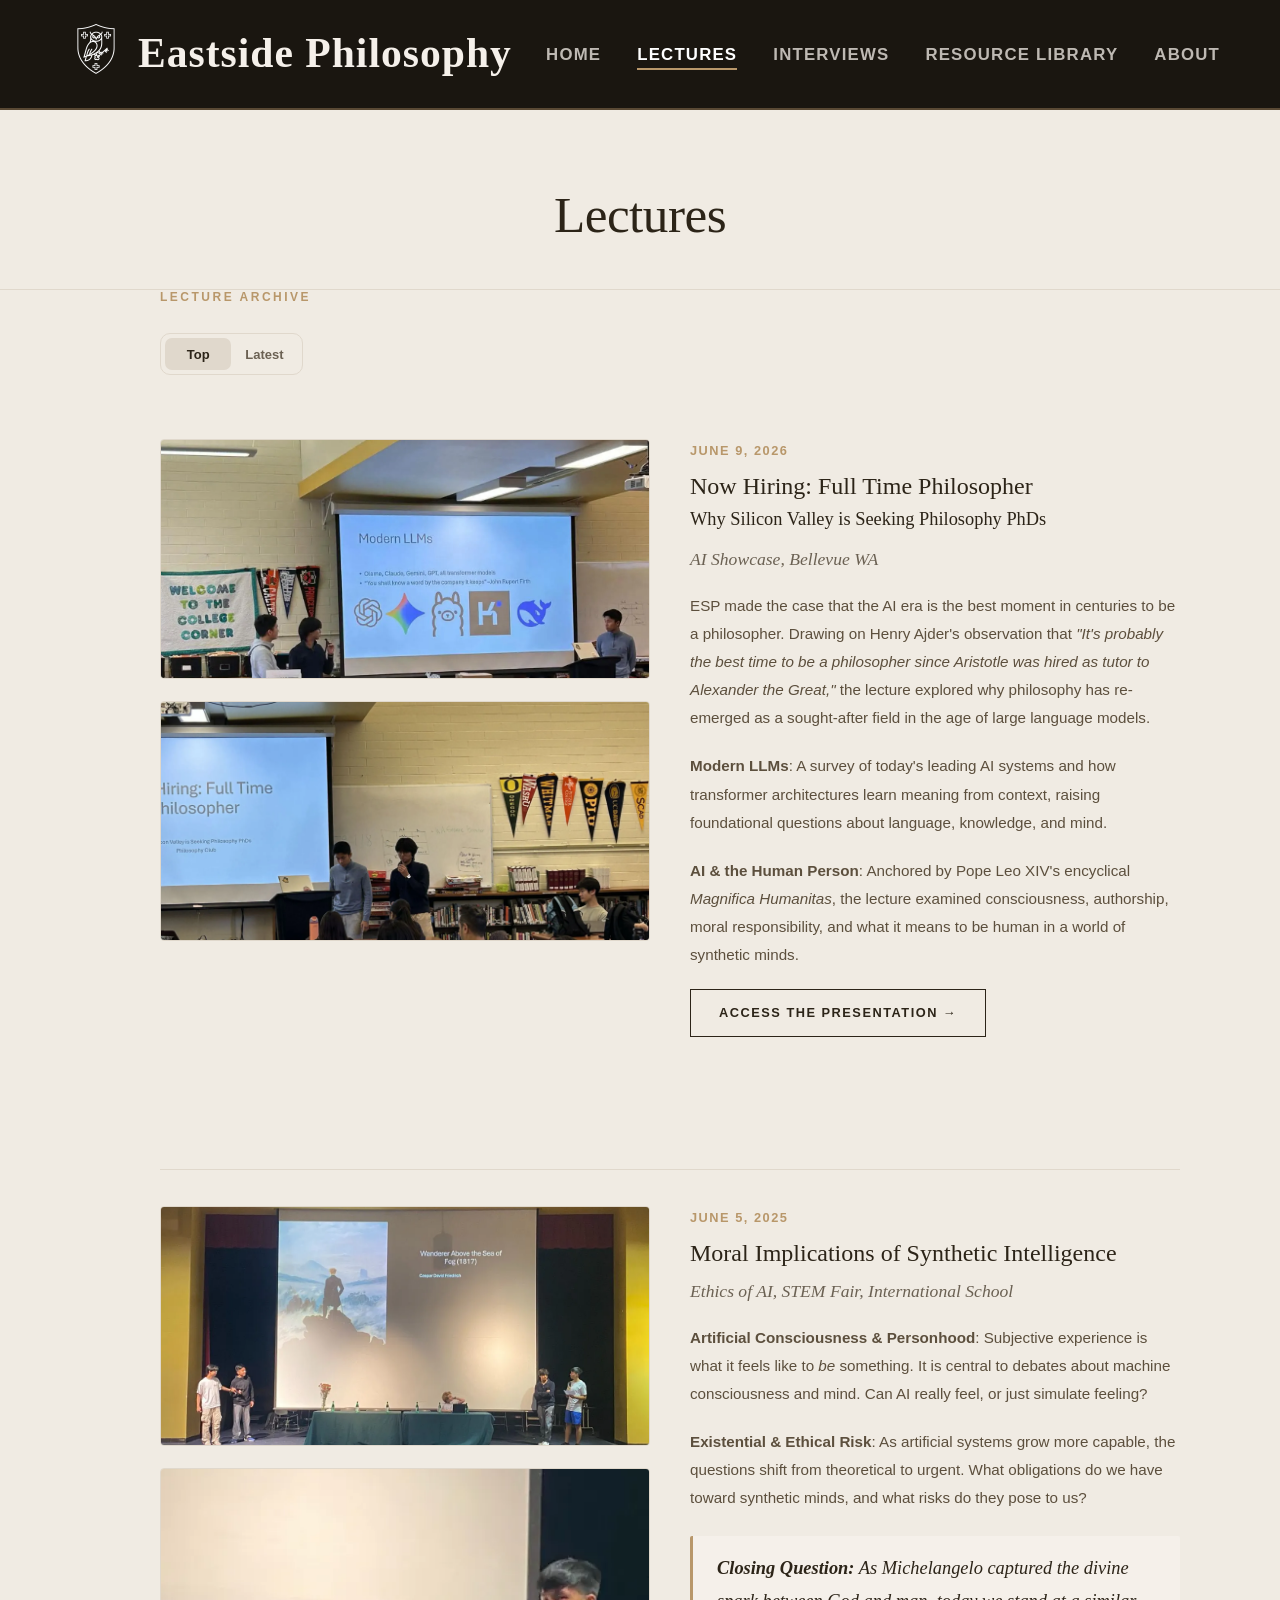
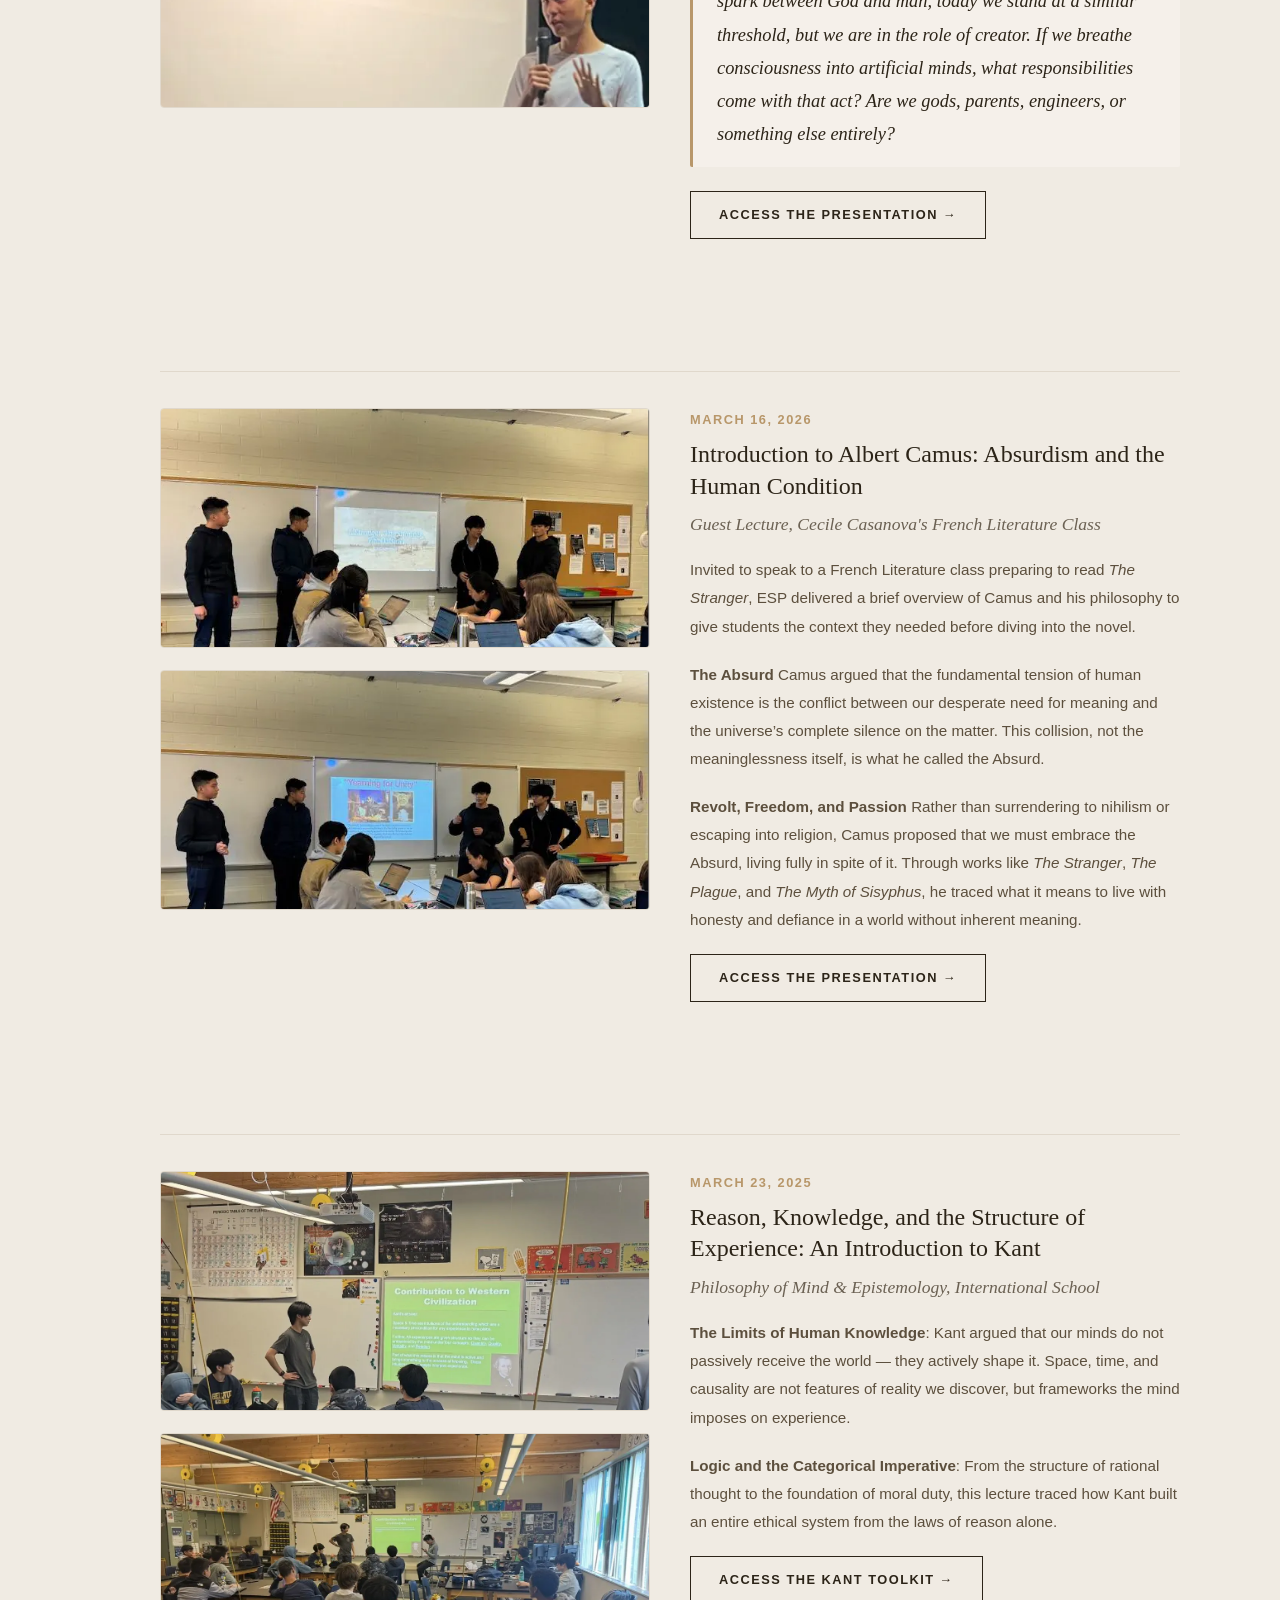
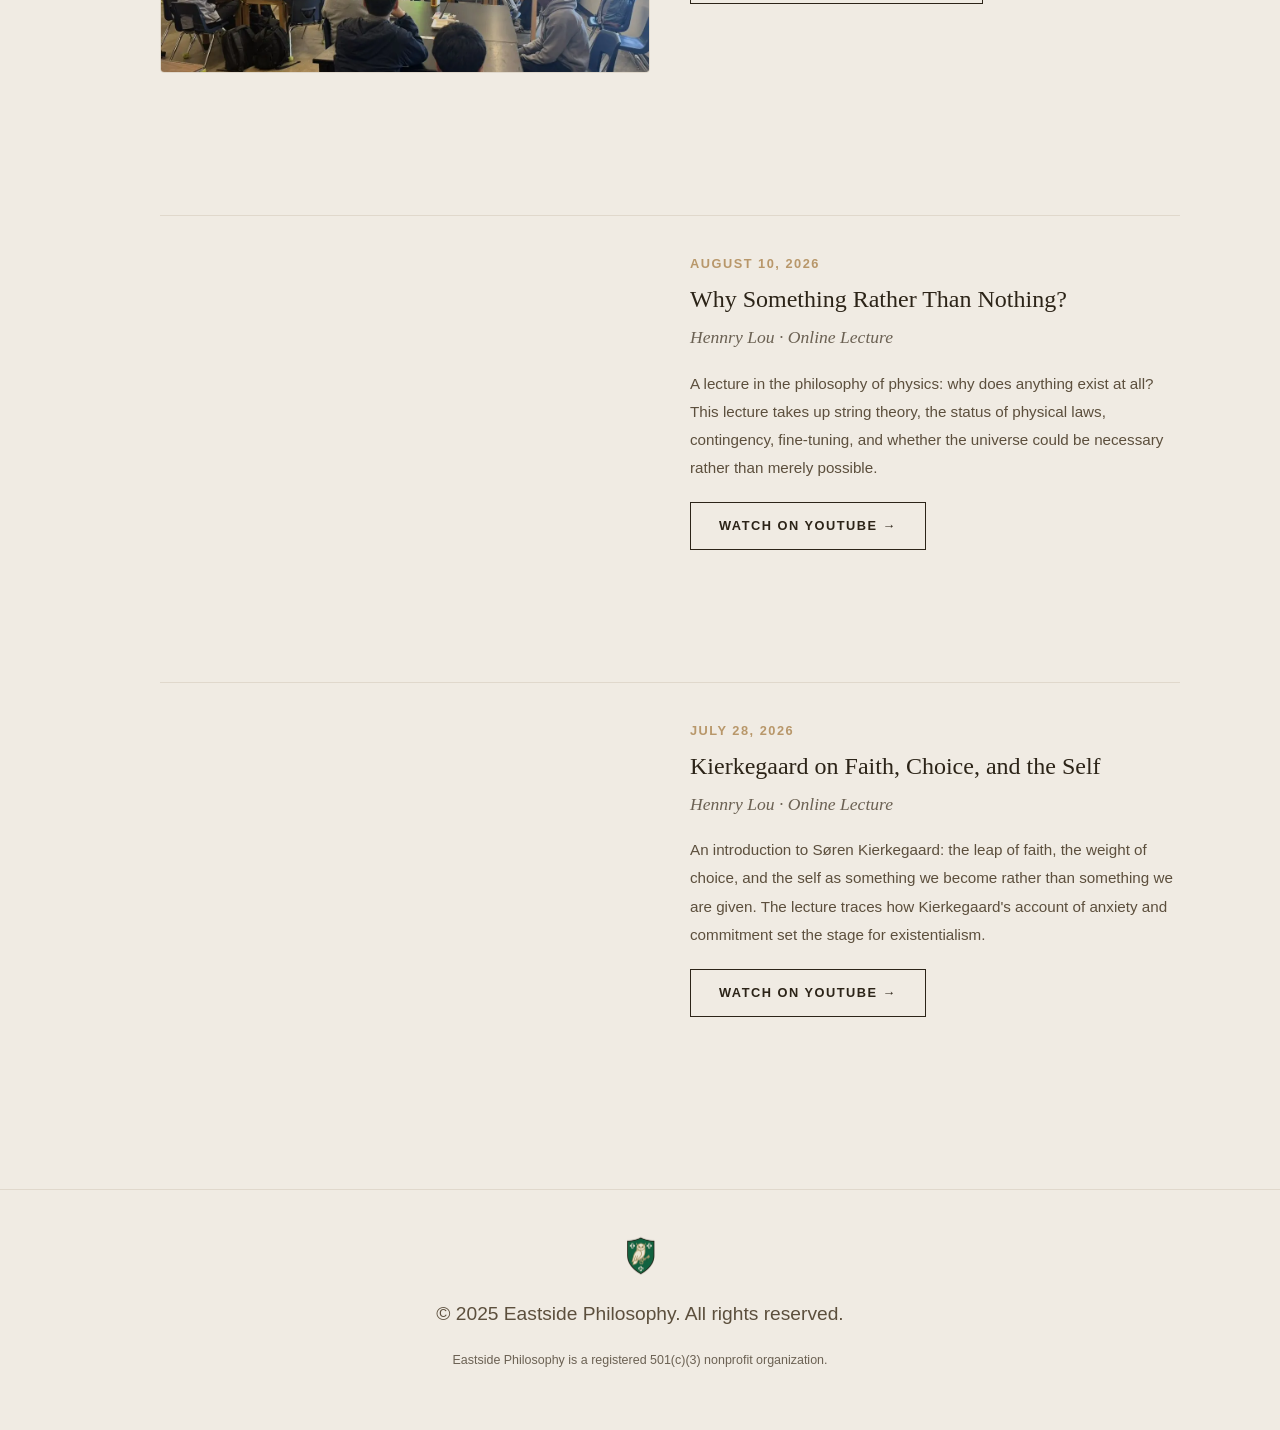
<file: lectures.html>
<!DOCTYPE html>
<html lang="en">
<head>
  <meta charset="UTF-8">
  <link rel="icon" href="favicon.ico" type="image/x-icon">
  <link rel="apple-touch-icon" href="apple-touch-icon.png">
  <meta name="viewport" content="width=device-width, initial-scale=1.0">
  <meta name="description" content="Original lectures on philosophy, ethics, AI, and the human condition by Eastside Philosophy — a student-led nonprofit bringing rigorous thinking to high school classrooms.">
  <meta name="robots" content="index, follow">
  <meta property="og:type" content="website">
  <meta property="og:site_name" content="Eastside Philosophy">
  <meta property="og:title" content="Lectures — Eastside Philosophy">
  <meta property="og:description" content="Original lectures on philosophy, ethics, AI, and the human condition by Eastside Philosophy — a student-led nonprofit bringing rigorous thinking to high school classrooms.">
  <meta property="og:url" content="https://eastsidephilosophy.org/lectures">
  <meta property="og:image" content="https://eastsidephilosophy.org/images/school-of-athens.jpg">
  <meta property="og:image:width" content="1280">
  <meta property="og:image:height" content="993">
  <meta name="twitter:card" content="summary_large_image">
  <link rel="canonical" href="https://eastsidephilosophy.org/lectures">
  <meta http-equiv="Content-Security-Policy" content="default-src 'self'; script-src 'self' 'unsafe-inline'; style-src 'self' 'unsafe-inline' https://fonts.googleapis.com; font-src https://fonts.gstatic.com; img-src 'self' data:; connect-src 'self'; frame-src 'self' https://www.youtube.com; object-src 'none'; base-uri 'self'; form-action 'self' https://formsubmit.co;">
  <link rel="preconnect" href="https://fonts.googleapis.com">
  <link rel="preconnect" href="https://fonts.gstatic.com" crossorigin>
  <link rel="stylesheet" href="https://fonts.googleapis.com/css2?family=Cinzel:wght@400;500;600;700&family=Cormorant+Garamond:ital,wght@0,300;0,400;0,500;0,600;0,700;1,400;1,500&family=Inter:wght@300;400;500;600&display=swap">
  <title>Lectures — Eastside Philosophy</title>
  <link rel="stylesheet" href="styles.css?v=80">
<style>
.sort-toggle[hidden]{display:none}
.sort-toggle{position:relative;display:inline-grid;grid-template-columns:1fr 1fr;isolation:isolate;border:1px solid var(--light-border);border-radius:10px;background:transparent;padding:4px;margin:12px 0 28px;font-family:var(--sans)}
.sort-tab{position:relative;z-index:1;background:transparent;border:0;padding:0 14px;height:32px;font:600 13px var(--sans);color:var(--warm-gray);cursor:pointer;border-radius:7px}
.sort-tab[aria-pressed="true"]{color:var(--dark-brown)}
.sort-tab:focus-visible{outline:2px solid var(--dark-brown);outline-offset:2px}
.sort-indicator{position:absolute;z-index:0;top:4px;left:4px;height:calc(100% - 8px);width:calc(50% - 4px);background:var(--light-border);border-radius:7px;transition:transform .2s ease;pointer-events:none}
.sort-toggle[data-active="1"] .sort-indicator{transform:translateX(100%)}
@media(prefers-reduced-motion:reduce){.sort-indicator{transition:none}}
</style>
</head>
<body>
<script>
// Force all content visible immediately - no animations
document.addEventListener('DOMContentLoaded', function() {
  document.querySelectorAll('.animate-on-scroll').forEach(function(el) {
    el.classList.remove('animate-on-scroll');
    el.style.opacity = '1';
    el.style.transform = 'none';
  });
  document.querySelectorAll('.section, .lecture-card, .team-card, .resource-item, .event-card, .forum-placeholder').forEach(function(el) {
    el.style.opacity = '1';
    el.style.transform = 'none';
    el.style.transition = 'none';
  });
});
</script>

  <!-- Navigation -->
  <nav class="site-nav">
    <span class="nav-logo" style="cursor:default;color:#F5F0EA;pointer-events:none;text-decoration:none;"><picture><source srcset="images/crest.png.webp" type="image/webp"><img src="images/crest.png" alt="ESP" class="nav-logo-img" width="144" height="144" decoding="async"></picture>Eastside Philosophy</span>
    <button class="nav-toggle" onclick="document.querySelector('.nav-links').classList.toggle('open')" aria-label="Menu">
      <span></span><span></span><span></span>
    </button>
    <ul class="nav-links">
      <li><a href="/">Home</a></li>
      <li><a href="/lectures" class="active">Lectures</a></li>
      <li><a href="/interviews">Interviews</a></li>
      <li><a href="/resources">Resource Library</a></li>
      <li class="nav-dropdown"><a href="/about">About</a><ul class="dropdown-menu"><li><a href="/about">About Us</a></li><li><a href="/join">Get Involved</a></li></ul></li>
    </ul>
  </nav>

  <main>
  <!-- Page Header -->
  <div class="page-header">
    <h1>Lectures</h1>
  </div>

  <div class="page-container wide">
    <h2 class="section-label">Lecture Archive</h2>

    <div class="sort-toggle" role="group" aria-label="Sort lectures" hidden>
      <button type="button" id="sort-top" aria-pressed="true" aria-controls="lectures-list" class="sort-tab">Top</button>
      <button type="button" id="sort-latest" aria-pressed="false" aria-controls="lectures-list" class="sort-tab">Latest</button>
      <span class="sort-indicator" aria-hidden="true"></span>
    </div>

<div id="lectures-list" class="lectures-list">

    <!-- Lecture 4 - AI Showcase 2026 -->
    <div class="section">
      <div class="lecture-card">
        <div class="lecture-images stacked">
          <picture><source srcset="images/ai-showcase-2026-1.jpg.webp" type="image/webp"><img src="images/ai-showcase-2026-1.jpg" alt="AI Showcase 2026 — intro slide, Pope Leo XIV encyclical on AI"  width="1000" height="1333" decoding="async"></picture>
          <picture><source srcset="images/ai-showcase-2026-2.jpg.webp" type="image/webp"><img src="images/ai-showcase-2026-2.jpg" alt="AI Showcase 2026 — Modern LLMs slide with audience" width="1000" height="750" decoding="async"></picture>
        </div>
        <div class="lecture-info">
          <p class="date">June 9, 2026</p>
          <h3>Now Hiring: Full Time Philosopher</h3>
          <h4 style="font-family: 'Cormorant Garamond', Georgia, serif; font-size: 1.15rem; font-weight: 500; color: #2C2418; margin: -4px 0 8px;">Why Silicon Valley is Seeking Philosophy PhDs</h4>
          <p class="lecture-subtitle">AI Showcase, Bellevue WA</p>
          <p>ESP made the case that the AI era is the best moment in centuries to be a philosopher. Drawing on Henry Ajder's observation that <em>"It's probably the best time to be a philosopher since Aristotle was hired as tutor to Alexander the Great,"</em> the lecture explored why philosophy has re-emerged as a sought-after field in the age of large language models.</p>
          <p><strong>Modern LLMs</strong>: A survey of today's leading AI systems and how transformer architectures learn meaning from context, raising foundational questions about language, knowledge, and mind.</p>
          <p><strong>AI &amp; the Human Person</strong>: Anchored by Pope Leo XIV's encyclical <em>Magnifica Humanitas</em>, the lecture examined consciousness, authorship, moral responsibility, and what it means to be human in a world of synthetic minds.</p>
          <a href="AI-Showcase-2026.pptx" class="btn" download>Access the Presentation &rarr;</a>
        </div>
      </div>
    </div>

    <!-- Lecture 1 -->
    <div class="section">
      <div class="lecture-card">
        <div class="lecture-images stacked">
          <picture><source srcset="images/lecture-wide.jpg.webp" type="image/webp"><img src="images/lecture-wide.jpg" alt="STEM Fair presentation — wide audience view" width="1200" height="900" decoding="async"></picture>
          <picture><source srcset="images/lecture-speaker.jpg.webp" type="image/webp"><img src="images/lecture-speaker.jpg?v=2" alt="STEM Fair presentation — speaker on stage" width="590" height="526" decoding="async"></picture>
        </div>
        <div class="lecture-info">
          <p class="date">June 5, 2025</p>
          <h3>Moral Implications of Synthetic Intelligence</h3>
          <p class="lecture-subtitle">Ethics of AI, STEM Fair, International School</p>
          <p><strong>Artificial Consciousness &amp; Personhood</strong>: Subjective experience is what it feels like to <em>be</em> something. It is central to debates about machine consciousness and mind. Can AI really feel, or just simulate feeling?</p>
          <p><strong>Existential &amp; Ethical Risk</strong>: As artificial systems grow more capable, the questions shift from theoretical to urgent. What obligations do we have toward synthetic minds, and what risks do they pose to us?</p>
          <blockquote style="border-left: 3px solid #B8976A; padding: 16px 24px; margin: 24px 0; background: #F5F0EA; border-radius: 2px;">
            <p style="font-family: 'Cormorant Garamond', Georgia, serif; font-size: 1.15rem; font-style: italic; color: #2C2418; margin: 0; line-height: 1.8;"><strong>Closing Question:</strong> As Michelangelo captured the divine spark between God and man, today we stand at a similar threshold, but we are in the role of creator. If we breathe consciousness into artificial minds, what responsibilities come with that act? Are we gods, parents, engineers, or something else entirely?</p>
          </blockquote>
          <a href="Implications-of-Development-of-AGI.pptx" class="btn" download>Access the Presentation →</a>
        </div>
      </div>
    </div>

    <!-- Lecture 3 - Camus -->
    <div class="section">
      <div class="lecture-card">
        <div class="lecture-images stacked">
          <picture><source srcset="images/camus-lecture-1.jpg.webp" type="image/webp"><img src="images/camus-lecture-1.jpg" alt="Camus lecture — classroom presentation" width="641" height="481" decoding="async"></picture>
          <picture><source srcset="images/camus-lecture-2.jpg.webp" type="image/webp"><img src="images/camus-lecture-2.jpg" alt="Camus lecture — Yearning for Unity slide" width="641" height="481" decoding="async"></picture>
        </div>
        <div class="lecture-info">
          <p class="date">March 16, 2026</p>
          <h3>Introduction to Albert Camus: Absurdism and the Human Condition</h3>
          <p class="lecture-subtitle">Guest Lecture, Cecile Casanova's French Literature Class</p>
          <p>Invited to speak to a French Literature class preparing to read <em>The Stranger</em>, ESP delivered a brief overview of Camus and his philosophy to give students the context they needed before diving into the novel.</p>
          <p><strong>The Absurd</strong> Camus argued that the fundamental tension of human existence is the conflict between our desperate need for meaning and the universe’s complete silence on the matter. This collision, not the meaninglessness itself, is what he called the Absurd.</p>
          <p><strong>Revolt, Freedom, and Passion</strong> Rather than surrendering to nihilism or escaping into religion, Camus proposed that we must embrace the Absurd, living fully in spite of it. Through works like <em>The Stranger</em>, <em>The Plague</em>, and <em>The Myth of Sisyphus</em>, he traced what it means to live with honesty and defiance in a world without inherent meaning.</p>
          <a href="Albert-Camus.pptx" class="btn" download>Access the Presentation →</a>
        </div>
      </div>
    </div>

    <!-- Lecture 2 -->
    <div class="section">
      <div class="lecture-card">
        <div class="lecture-images stacked">
          <picture><source srcset="images/kant-lecture-1.jpg.webp" type="image/webp"><img src="images/kant-lecture-1.jpg" alt="Kant lecture — presenter at board" width="1179" height="1051" decoding="async"></picture>
          <picture><source srcset="images/kant-lecture-2.jpg.webp" type="image/webp"><img src="images/kant-lecture-2.jpg" alt="Kant lecture — full classroom view" width="1179" height="874" decoding="async"></picture>
        </div>
        <div class="lecture-info">
          <p class="date">March 23, 2025</p>
          <h3>Reason, Knowledge, and the Structure of Experience: An Introduction to Kant</h3>
          <p class="lecture-subtitle">Philosophy of Mind &amp; Epistemology, International School</p>
          <p><strong>The Limits of Human Knowledge</strong>: Kant argued that our minds do not passively receive the world — they actively shape it. Space, time, and causality are not features of reality we discover, but frameworks the mind imposes on experience.</p>
          <p><strong>Logic and the Categorical Imperative</strong>: From the structure of rational thought to the foundation of moral duty, this lecture traced how Kant built an entire ethical system from the laws of reason alone.</p>
          <a href="Immanuel-Kant.pptx" class="btn" download>Access the Kant Toolkit →</a>
        </div>
      </div>
    </div>
    <!-- Online Lecture - Why Something Rather Than Nothing -->
    <div class="section">
      <div class="lecture-card">
        <div class="lecture-images stacked">
          <div style="position:relative;padding-bottom:56.25%;height:0;overflow:hidden;border-radius:4px;">
            <iframe loading="lazy" src="https://www.youtube.com/embed/_wlBr96fc24" style="position:absolute;top:0;left:0;width:100%;height:100%;border:none;" allowfullscreen title="Why Something Rather Than Nothing?"></iframe>
          </div>
        </div>
        <div class="lecture-info">
          <p class="date">August 10, 2026</p>
          <h3>Why Something Rather Than Nothing?</h3>
          <p class="lecture-subtitle">Hennry Lou &middot; Online Lecture</p>
          <p>A lecture in the philosophy of physics: why does anything exist at all? This lecture takes up string theory, the status of physical laws, contingency, fine-tuning, and whether the universe could be necessary rather than merely possible.</p>
          <a href="https://www.youtube.com/watch?v=_wlBr96fc24" class="btn" target="_blank" rel="noopener">Watch on YouTube &rarr;</a>
        </div>
      </div>
    </div>

    <!-- Online Lecture - Kierkegaard -->
    <div class="section">
      <div class="lecture-card">
        <div class="lecture-images stacked">
          <div style="position:relative;padding-bottom:56.25%;height:0;overflow:hidden;border-radius:4px;">
            <iframe loading="lazy" src="https://www.youtube.com/embed/3vjaE2GvXNs" style="position:absolute;top:0;left:0;width:100%;height:100%;border:none;" allowfullscreen title="Kierkegaard on Faith, Choice, and the Self"></iframe>
          </div>
        </div>
        <div class="lecture-info">
          <p class="date">July 28, 2026</p>
          <h3>Kierkegaard on Faith, Choice, and the Self</h3>
          <p class="lecture-subtitle">Hennry Lou &middot; Online Lecture</p>
          <p>An introduction to S&oslash;ren Kierkegaard: the leap of faith, the weight of choice, and the self as something we become rather than something we are given. The lecture traces how Kierkegaard's account of anxiety and commitment set the stage for existentialism.</p>
          <a href="https://www.youtube.com/watch?v=3vjaE2GvXNs" class="btn" target="_blank" rel="noopener">Watch on YouTube &rarr;</a>
        </div>
      </div>
    </div>


  </div>
  </div>

  </main>
  <footer class="site-footer">
    <picture><source srcset="images/esp-crest-color-transparent.png.webp" type="image/webp"><img src="images/esp-crest-color-transparent.png" alt="ESP" style="width:40px;height:auto;margin-bottom:10px;" width="80" height="99" decoding="async"></picture>
    <p>&copy; 2025 Eastside Philosophy. All rights reserved.</p>
    <p style="font-size:0.78rem;margin-top:6px;color:var(--warm-gray);">Eastside Philosophy is a registered 501(c)(3) nonprofit organization.</p>
  </footer>

  <script src="animations.js?v=11"></script>
<script>
document.addEventListener('DOMContentLoaded', function () {
  var list = document.getElementById('lectures-list');
  var toggle = document.querySelector('.sort-toggle');
  var buttons = [document.getElementById('sort-top'), document.getElementById('sort-latest')];
  // Top keeps the page's editorial order; Latest sorts by the displayed date.
  var featured = Array.from(list.children).filter(function (el) { return el.classList.contains('section'); });
  var months = ['January','February','March','April','May','June','July','August','September','October','November','December'];
  function dateValue(el) {
    var date = el.querySelector('.date');
    var match = date && date.textContent.match(/([A-Za-z]+) (\d{1,2}), (\d{4})/);
    if (!match || months.indexOf(match[1]) < 0) return -Infinity;
    return Date.UTC(Number(match[3]), months.indexOf(match[1]), Number(match[2]));
  }
  var latest = featured.slice().sort(function (a, b) {
    var da = dateValue(a), db = dateValue(b);
    return da === db ? featured.indexOf(a) - featured.indexOf(b) : (da > db ? -1 : 1);
  });
  function select(index) {
    (index === 0 ? featured : latest).forEach(function (el) { list.appendChild(el); });
    buttons.forEach(function (button, i) { button.setAttribute('aria-pressed', String(i === index)); });
    toggle.dataset.active = String(index);
  }
  buttons.forEach(function (button, index) {
    button.addEventListener('click', function () { select(index); });
    button.addEventListener('keydown', function (event) {
      var next;
      if (event.key === 'ArrowLeft' || event.key === 'ArrowRight') next = 1 - index;
      else if (event.key === 'Home') next = 0;
      else if (event.key === 'End') next = 1;
      else return;
      event.preventDefault();
      buttons[next].focus();
      select(next);
    });
  });
  toggle.hidden = false;
  select(0);
});
</script>

</body>
</html>
</file>
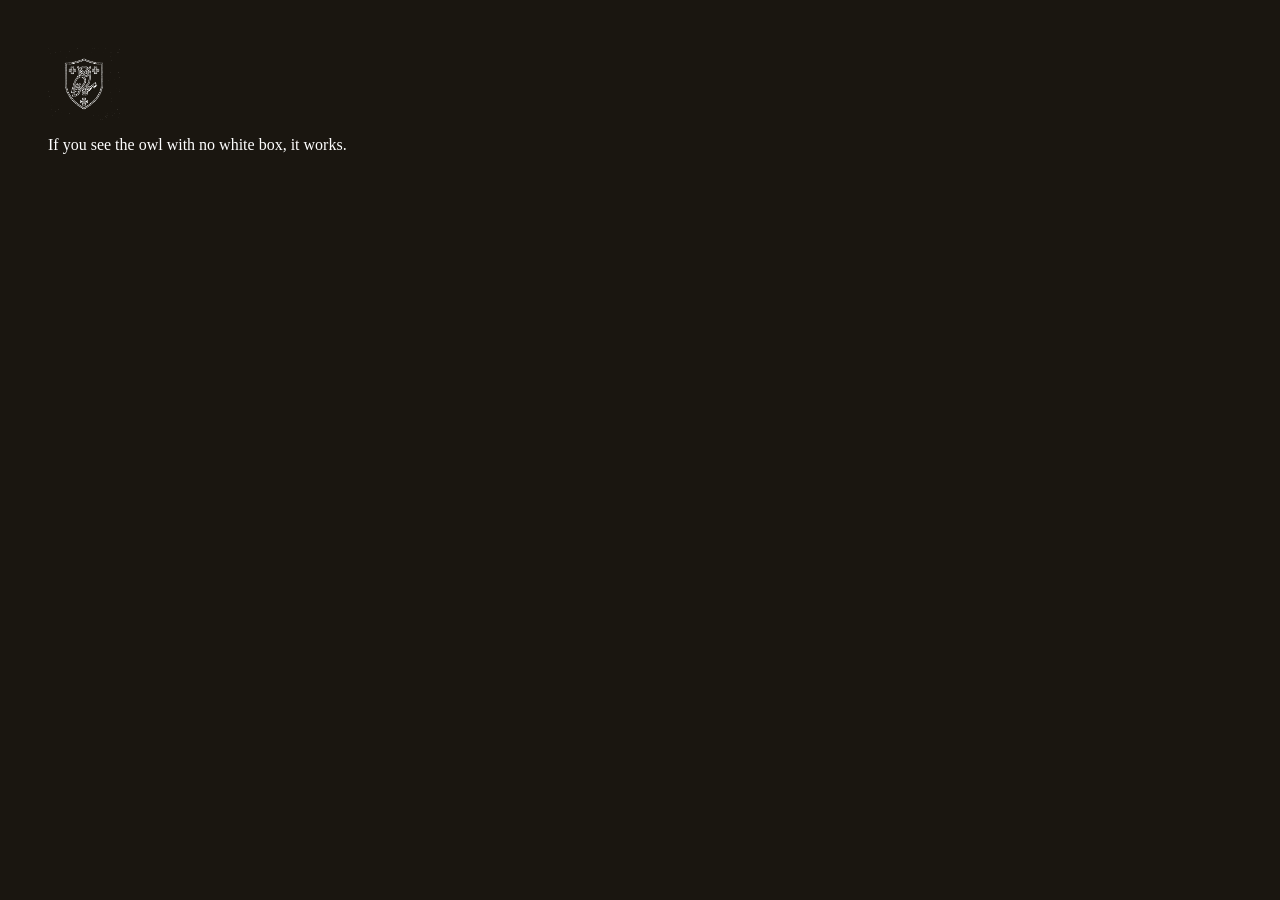
<file: logo-test.html>
<html><body style="background:#1A1610;padding:40px;">
<img src="[data-uri]" style="height:72px;">
<p style="color:white;">If you see the owl with no white box, it works.</p>
</body></html>
</file>
<file: styles.css>
/* ============================================
   Eastside Philosophy — Global Styles
   Inspired by Johnathan Bi's classic aesthetic
   ============================================ */

/* --- Reset & Base --- */
*, *::before, *::after {
  margin: 0;
  padding: 0;
  box-sizing: border-box;
}

:root {
  --cream: #F0EBE3;
  --ivory: #F5F0EA;
  --warm-black: #1A1A1A;
  --dark-brown: #2C2418;
  --muted-brown: #5C4F3D;
  --warm-gray: #6B6153;
  --accent-gold: #B8976A;
  --light-border: #E0D8CC;
  --serif: 'Cormorant Garamond', 'Georgia', serif;
  --sans: 'Inter', 'Helvetica Neue', Arial, sans-serif;
}

html {
  scroll-behavior: smooth;
}

body {
  font-family: var(--sans);
  background-color: var(--cream);
  color: var(--warm-black);
  line-height: 1.7;
  font-size: 19px;
  -webkit-font-smoothing: antialiased;
}

a {
  color: var(--muted-brown);
  text-decoration: none;
  transition: color 0.2s ease;
}

a:hover {
  color: var(--accent-gold);
}

img {
  max-width: 100%;
  height: auto;
}

/* --- Navigation --- */
.site-nav {
  position: fixed;
  top: 0;
  left: 0;
  right: 0;
  z-index: 1000;
  background: rgba(26, 22, 16, 1);
  border-bottom: 2px solid rgba(184, 151, 106, 0.4);
  padding: 0 60px;
  height: 110px;
  display: flex;
  align-items: center;
  justify-content: space-between;
  transition: background 0.4s ease;
}

.site-nav.scrolled {
  background: rgba(26, 22, 16, 0.75);
  backdrop-filter: blur(12px);
}

.nav-logo {
  font-family: var(--serif);
  font-size: 2.6rem;
  font-weight: 600;
  color: #F5F0EA;
  letter-spacing: 1px;
  display: flex;
  flex-direction: row;
  align-items: center;
  gap: 6px;
  line-height: 1.1;
}

.nav-logo-img {
  height: 72px;
  width: auto;
  object-fit: contain;
}

.nav-logo,
a.nav-logo,
.nav-logo:hover,
a.nav-logo:hover,
.nav-logo:active,
.nav-logo:focus,
.nav-logo:visited {
  color: #F5F0EA !important;
  cursor: default !important;
  text-decoration: none !important;
  pointer-events: none;
}

.nav-logo .nav-motto {
  font-family: 'Cinzel', var(--serif);
  font-size: 0.8rem;
  font-weight: 400;
  font-style: italic;
  letter-spacing: 2px;
  color: rgba(184, 151, 106, 0.85);
  text-transform: none;
  text-align: center;
}

.nav-logo span {
  font-weight: 300;
  font-style: italic;
  font-size: 0.85em;
  margin-left: 6px;
  color: var(--warm-gray);
}

.nav-links {
  display: flex;
  gap: 36px;
  list-style: none;
}

.nav-links a {
  font-family: var(--sans);
  font-size: 1.05rem;
  font-weight: 700;
  letter-spacing: 1.2px;
  text-transform: uppercase;
  color: rgba(245, 240, 234, 0.75);
  padding: 4px 0;
  position: relative;
}

.nav-links a::after {
  content: '';
  position: absolute;
  bottom: -2px;
  left: 0;
  width: 0;
  height: 2px;
  background: var(--accent-gold);
  transition: width 0.3s ease;
}

.nav-links a:hover::after,
.nav-links a.active::after {
  width: 100%;
}

.nav-links a:hover {
  color: #fff;
}

.nav-links a.active {
  color: #fff;
}

/* Nav Dropdown */
.nav-dropdown {
  position: relative;
}

.nav-dropdown.open .dropdown-menu {
  display: block;
}

.dropdown-menu {
  display: none;
  position: absolute;
  top: 80%;
  left: 50%;
  transform: translateX(-50%);
  background: rgba(26, 22, 16, 0.97);
  border: 1px solid rgba(184, 151, 106, 0.3);
  border-radius: 6px;
  padding: 24px 0 12px;
  min-width: 180px;
  list-style: none;
  margin-top: 0;
  box-shadow: 0 8px 24px rgba(0,0,0,0.3);
  z-index: 1001;
}

.nav-dropdown:hover .dropdown-menu {
  display: block;
}

.dropdown-menu li a {
  display: block;
  padding: 8px 24px;
  font-size: 0.85rem;
  font-weight: 600;
  letter-spacing: 0.8px;
  text-transform: uppercase;
  color: rgba(245, 240, 234, 0.75);
  white-space: nowrap;
}

.dropdown-menu li a:hover {
  color: #fff;
  background: rgba(184, 151, 106, 0.15);
}

/* Mobile hamburger */
.nav-toggle {
  display: none;
  background: none;
  border: none;
  cursor: pointer;
  padding: 8px;
}

.nav-toggle span {
  display: block;
  width: 24px;
  height: 2px;
  background: #F5F0EA;
  margin: 5px 0;
  transition: 0.3s;
}

/* --- Hero / Banner --- */
.hero-banner {
  margin-top: 110px;
  width: 100%;
  height: 380px;
  overflow: hidden;
  position: relative;
}

.hero-banner img {
  width: 100%;
  height: 100%;
  object-fit: cover;
  object-position: center 40%;
}

.hero-banner::after {
  content: '';
  position: absolute;
  bottom: 0;
  left: 0;
  right: 0;
  height: 120px;
  background: linear-gradient(transparent, var(--cream));
}

/* --- Page Container --- */
.page-container {
  max-width: 1200px;
  margin: 0 auto;
  padding: 0 60px 0 120px;
}

.page-container.wide {
  max-width: 1200px;
}

/* --- Sections --- */
.section {
  padding: 36px 0;
}

.section + .section {
  border-top: 1px solid var(--light-border);
}

/* --- Typography --- */
h1, h2, h3 {
  font-family: var(--serif);
  color: var(--dark-brown);
  line-height: 1.3;
}

h1 {
  font-size: 4rem;
  font-weight: 300;
  letter-spacing: -0.5px;
}

h2 {
  font-size: 2.6rem;
  font-weight: 400;
  margin-bottom: 28px;
}

h3 {
  font-size: 1.7rem;
  font-weight: 500;
  margin-bottom: 14px;
}

p {
  font-size: 1.2rem;
  color: var(--muted-brown);
  line-height: 1.85;
  margin-bottom: 18px;
}

.subtitle {
  font-family: var(--sans);
  font-size: 1.05rem;
  font-style: normal;
  color: var(--warm-gray);
  margin-top: 8px;
}

.section-label {
  font-family: var(--sans);
  font-size: 0.75rem;
  font-weight: 600;
  letter-spacing: 2.5px;
  text-transform: uppercase;
  color: var(--accent-gold);
  margin-bottom: 16px;
  text-align: left;
}

/* --- Intro Block (Home) --- */
.intro-block {
  text-align: left;
  padding: 56px 0 40px;
}

.intro-block h1 {
  margin-bottom: 20px;
}

.intro-block p {
  max-width: 800px;
  margin: 0;
  font-size: 1.3rem;
}

/* --- Mission --- */
.mission-content {
  columns: 1;
}

.mission-content p {
  margin-bottom: 20px;
}

.offering-list {
  list-style: none;
  padding: 0;
  margin: 24px 0;
}

.offering-list li {
  position: relative;
  padding-left: 0;
  margin-bottom: 0;
  font-size: 1.2rem;
  color: var(--muted-brown);
  line-height: 1.7;
}

.offering-list li::before {
  display: none;
}

/* Offering Banner Blocks (PLATO-style) */
.offering-banners {
  margin: 0;
  padding: 60px 48px;
  display: flex;
  flex-direction: column;
  gap: 28px;
  background: #F0EBE3;
}

.offering-banner {
  display: flex;
  align-items: center;
  justify-content: center;
  position: relative;
  min-height: 420px;
  padding: 80px 48px;
  text-decoration: none;
  overflow: hidden;
  background-size: cover;
  background-position: center;
  transition: transform 0.3s ease, box-shadow 0.3s ease;
  cursor: pointer;
  border-radius: 12px;
  box-shadow: 0 4px 20px rgba(0,0,0,0.15);
}

.offering-banner:hover {
  transform: translateY(-4px);
  box-shadow: 0 8px 32px rgba(0,0,0,0.25);
}

.offering-banner::before {
  content: '';
  position: absolute;
  top: 0; left: 0; right: 0; bottom: 0;
  border-radius: 12px;
}

.offering-banner.banner-lectures::before    { background: rgba(26, 26, 18, 0.4); }
.offering-banner.banner-interviews::before  { background: rgba(26, 26, 18, 0.4); }
.offering-banner.banner-discussions::before { background: rgba(26, 26, 18, 0.4); }
.offering-banner.banner-resources::before   { background: rgba(26, 26, 18, 0.4); }
.offering-banner.banner-forum::before       { background: rgba(26, 26, 18, 0.4); }

.offering-banner .banner-content {
  position: relative;
  z-index: 1;
  text-align: center;
  max-width: 700px;
}

.offering-banner h4 {
  font-family: var(--sans);
  font-size: 1.8rem;
  font-weight: 700;
  letter-spacing: 2px;
  text-transform: uppercase;
  color: #fff;
  margin-bottom: 14px;
  text-shadow: 0 2px 8px rgba(0,0,0,0.5);
}

.offering-banner p {
  font-size: 1.15rem;
  line-height: 1.7;
  color: rgba(255,255,255,0.95);
  margin-bottom: 24px;
  max-width: 600px;
  margin-left: auto;
  margin-right: auto;
  text-shadow: 0 1px 6px rgba(0,0,0,0.4);
}

.offering-banner .banner-btn {
  display: inline-block;
  font-family: var(--sans);
  font-size: 0.8rem;
  font-weight: 700;
  letter-spacing: 1.5px;
  text-transform: uppercase;
  color: #fff;
  border: 2px solid #fff;
  padding: 12px 28px;
  transition: all 0.3s ease;
}

.offering-banner .banner-btn:hover {
  background: #fff;
  color: #1A1A1A;
}

@media (max-width: 768px) {
  .offering-banner {
    padding: 32px 24px;
    min-height: 180px;
  }
  .offering-banner h4 { font-size: 1.3rem; }
}

/* --- Team Cards --- */
.team-section-title {
  font-family: var(--serif);
  font-size: 1.6rem;
  font-weight: 400;
  margin-bottom: 32px;
  padding-bottom: 12px;
  border-bottom: 1px solid var(--light-border);
}

.team-grid {
  display: grid;
  grid-template-columns: repeat(auto-fill, minmax(200px, 1fr));
  gap: 40px;
  margin-bottom: 56px;
}

.team-card {
  text-align: center;
}

.team-avatar {
  width: 120px;
  height: 120px;
  border-radius: 50%;
  background: var(--ivory);
  border: 2px solid var(--light-border);
  margin: 0 auto 16px;
  display: flex;
  align-items: center;
  justify-content: center;
  overflow: hidden;
}

.team-avatar svg {
  width: 48px;
  height: 48px;
  opacity: 0.3;
}

.team-card h3 {
  font-family: var(--serif);
  font-size: 1.15rem;
  font-weight: 500;
  margin-bottom: 4px;
}

.team-card .role {
  font-size: 0.85rem;
  color: var(--warm-gray);
  font-style: italic;
}

/* --- Lecture Cards --- */
.lecture-card {
  display: grid;
  grid-template-columns: 1fr 1fr;
  gap: 40px;
  align-items: start;
  margin-bottom: 48px;
  padding-bottom: 48px;
  border-bottom: 1px solid var(--light-border);
}

.lecture-card:last-child {
  border-bottom: none;
}

.lecture-images {
  display: grid;
  grid-template-columns: 1fr 1fr;
  gap: 12px;
}

.lecture-images.single {
  grid-template-columns: 1fr;
}

.lecture-images img {
  width: 100%;
  height: 220px;
  object-fit: cover;
  object-position: center center;
  border-radius: 4px;
  border: 1px solid var(--light-border);
}

.lecture-images.stacked {
  grid-template-columns: 1fr;
}

.lecture-images.stacked img {
  height: 240px;
  object-position: center 60%;
}

.lecture-images.stacked img:last-child {
  object-position: center 30%;
}

.lecture-info .date {
  font-size: 0.8rem;
  font-weight: 600;
  letter-spacing: 1.5px;
  text-transform: uppercase;
  color: var(--accent-gold);
  margin-bottom: 8px;
}

.lecture-info h3 {
  font-family: var(--serif);
  font-size: 1.5rem;
  font-weight: 500;
  margin-bottom: 6px;
  color: var(--dark-brown);
}

.lecture-info .lecture-subtitle {
  font-family: var(--serif);
  font-size: 1.1rem;
  font-style: italic;
  color: var(--warm-gray);
  margin-bottom: 16px;
}

.lecture-info p {
  font-size: 0.95rem;
  margin-bottom: 20px;
}

.btn {
  display: inline-block;
  font-family: var(--sans);
  font-size: 0.8rem;
  font-weight: 600;
  letter-spacing: 1.5px;
  text-transform: uppercase;
  color: var(--dark-brown);
  border: 1.5px solid var(--dark-brown);
  padding: 12px 28px;
  transition: all 0.3s ease;
  cursor: pointer;
  background: transparent;
  white-space: nowrap;
}

.btn:hover {
  background: var(--dark-brown);
  color: var(--cream);
}

/* --- Page Header (non-home pages) --- */
.page-header {
  margin-top: 110px;
  padding: 72px 0 40px;
  text-align: center;
  border-bottom: 1px solid var(--light-border);
}

.page-header h1 {
  font-size: 3.2rem;
  font-weight: 500;
}

.page-header .subtitle {
  margin-top: 12px;
  font-weight: 400;
  font-size: 1.05rem;
}

/* --- Resource Library --- */
.resource-grid {
  display: grid;
  grid-template-columns: repeat(auto-fill, minmax(320px, 1fr));
  gap: 24px;
}

.resource-item {
  background: var(--ivory);
  padding: 20px;
  border: 1px solid var(--light-border);
  border-radius: 4px;
  transition: transform 0.2s ease, box-shadow 0.2s ease;
  display: flex;
  flex-direction: column;
  align-items: center;
  text-align: center;
}
.resource-item h3 {
  text-align: center;
}
.resource-item p {
  text-align: left;
}
.resource-item .btn {
  margin-top: auto;
  padding-top: 16px;
}

.resource-item:hover {
  transform: translateY(-2px);
  box-shadow: 0 4px 16px rgba(0, 0, 0, 0.06);
}

.resource-item .resource-type {
  font-size: 0.72rem;
  font-weight: 600;
  letter-spacing: 2px;
  text-transform: uppercase;
  color: var(--accent-gold);
  margin-bottom: 8px;
}

.resource-item h3 {
  font-family: var(--serif);
  font-size: 1.2rem;
  margin-bottom: 8px;
}

.resource-item p {
  font-size: 0.9rem;
  margin-bottom: 16px;
}

/* --- Forum --- */
.forum-placeholder {
  text-align: center;
  padding: 80px 32px;
  background: var(--ivory);
  border: 1px solid var(--light-border);
  border-radius: 4px;
}

.forum-placeholder h2 {
  margin-bottom: 12px;
}

.forum-placeholder p {
  max-width: 500px;
  margin: 0 auto;
}

/* --- Past Events --- */
.past-events-grid {
  display: grid;
  grid-template-columns: repeat(auto-fill, minmax(280px, 1fr));
  gap: 24px;
}

.event-card {
  background: var(--ivory);
  border: 1px solid var(--light-border);
  border-radius: 4px;
  padding: 24px;
}

.event-card .event-type {
  font-size: 0.72rem;
  font-weight: 600;
  letter-spacing: 2px;
  text-transform: uppercase;
  color: var(--accent-gold);
  margin-bottom: 8px;
}

.event-card h3 {
  font-family: var(--serif);
  font-size: 1.15rem;
  margin-bottom: 6px;
}

.event-card .event-date {
  font-size: 0.85rem;
  color: var(--warm-gray);
  font-style: italic;
}

/* --- Footer --- */
.site-footer {
  margin-top: 40px;
  padding: 40px 48px;
  border-top: 1px solid var(--light-border);
  text-align: center;
  font-size: 0.85rem;
  color: var(--warm-gray);
}

.site-footer a {
  color: var(--warm-gray);
}

.site-footer a:hover {
  color: var(--accent-gold);
}

/* --- No animations --- */

/* --- Responsive --- */
@media (max-width: 768px) {
  .site-nav {
    padding: 0 24px;
  }

  .nav-links {
    display: none;
    position: absolute;
    top: 110px;
    left: 0;
    right: 0;
    background: rgba(44, 36, 24, 0.98);
    flex-direction: column;
    padding: 24px;
    gap: 20px;
    border-bottom: 1px solid rgba(184, 151, 106, 0.3);
  }

  .nav-links.open {
    display: flex;
  }

  .nav-toggle {
    display: block;
  }

  h1 {
    font-size: 2.2rem;
  }

  .hero-banner {
    height: 240px;
  }

  .page-container {
    padding: 0 20px;
  }

  .lecture-card {
    grid-template-columns: 1fr;
  }

  .team-grid {
    grid-template-columns: repeat(2, 1fr);
    gap: 24px;
  }
}

/* Placeholder tint while lazy images load (prevents white flash) */
img[loading="lazy"][src$=".jpg"] {
  background-color: var(--cream);
}
</file>
